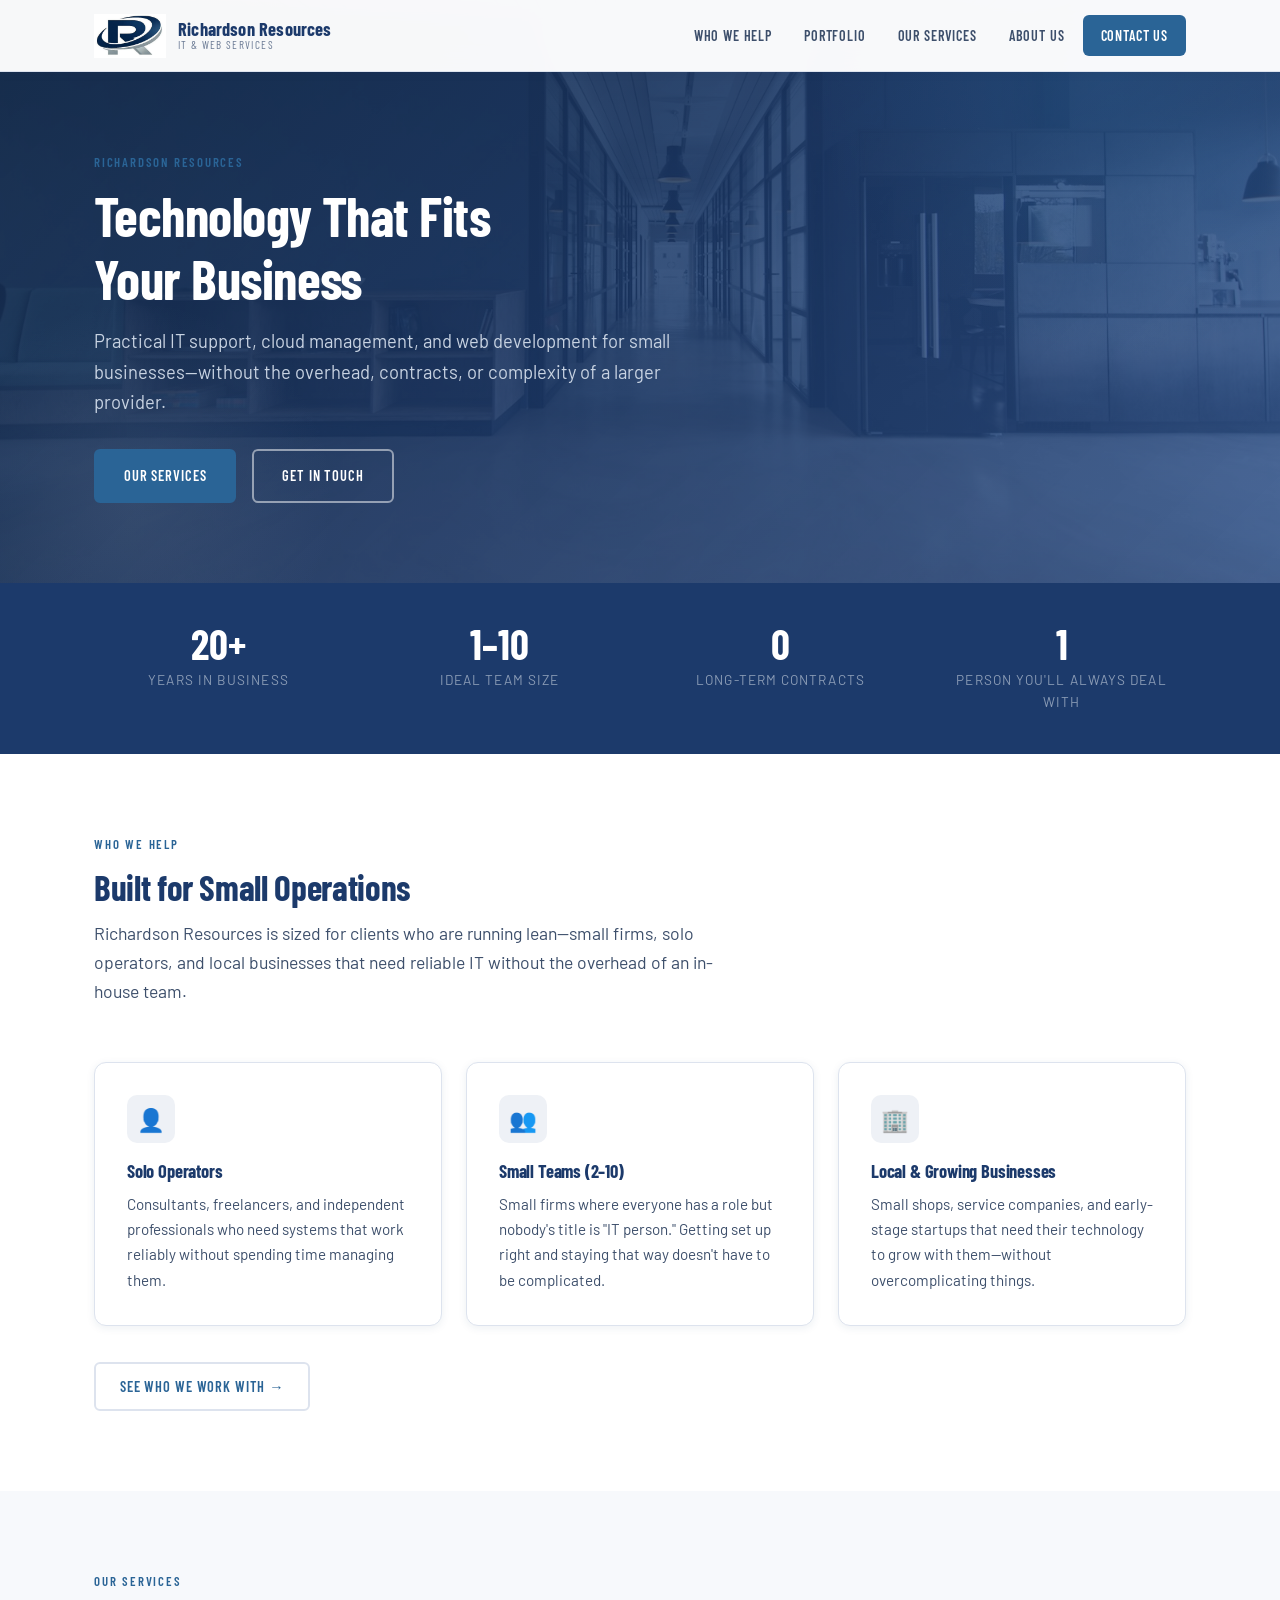
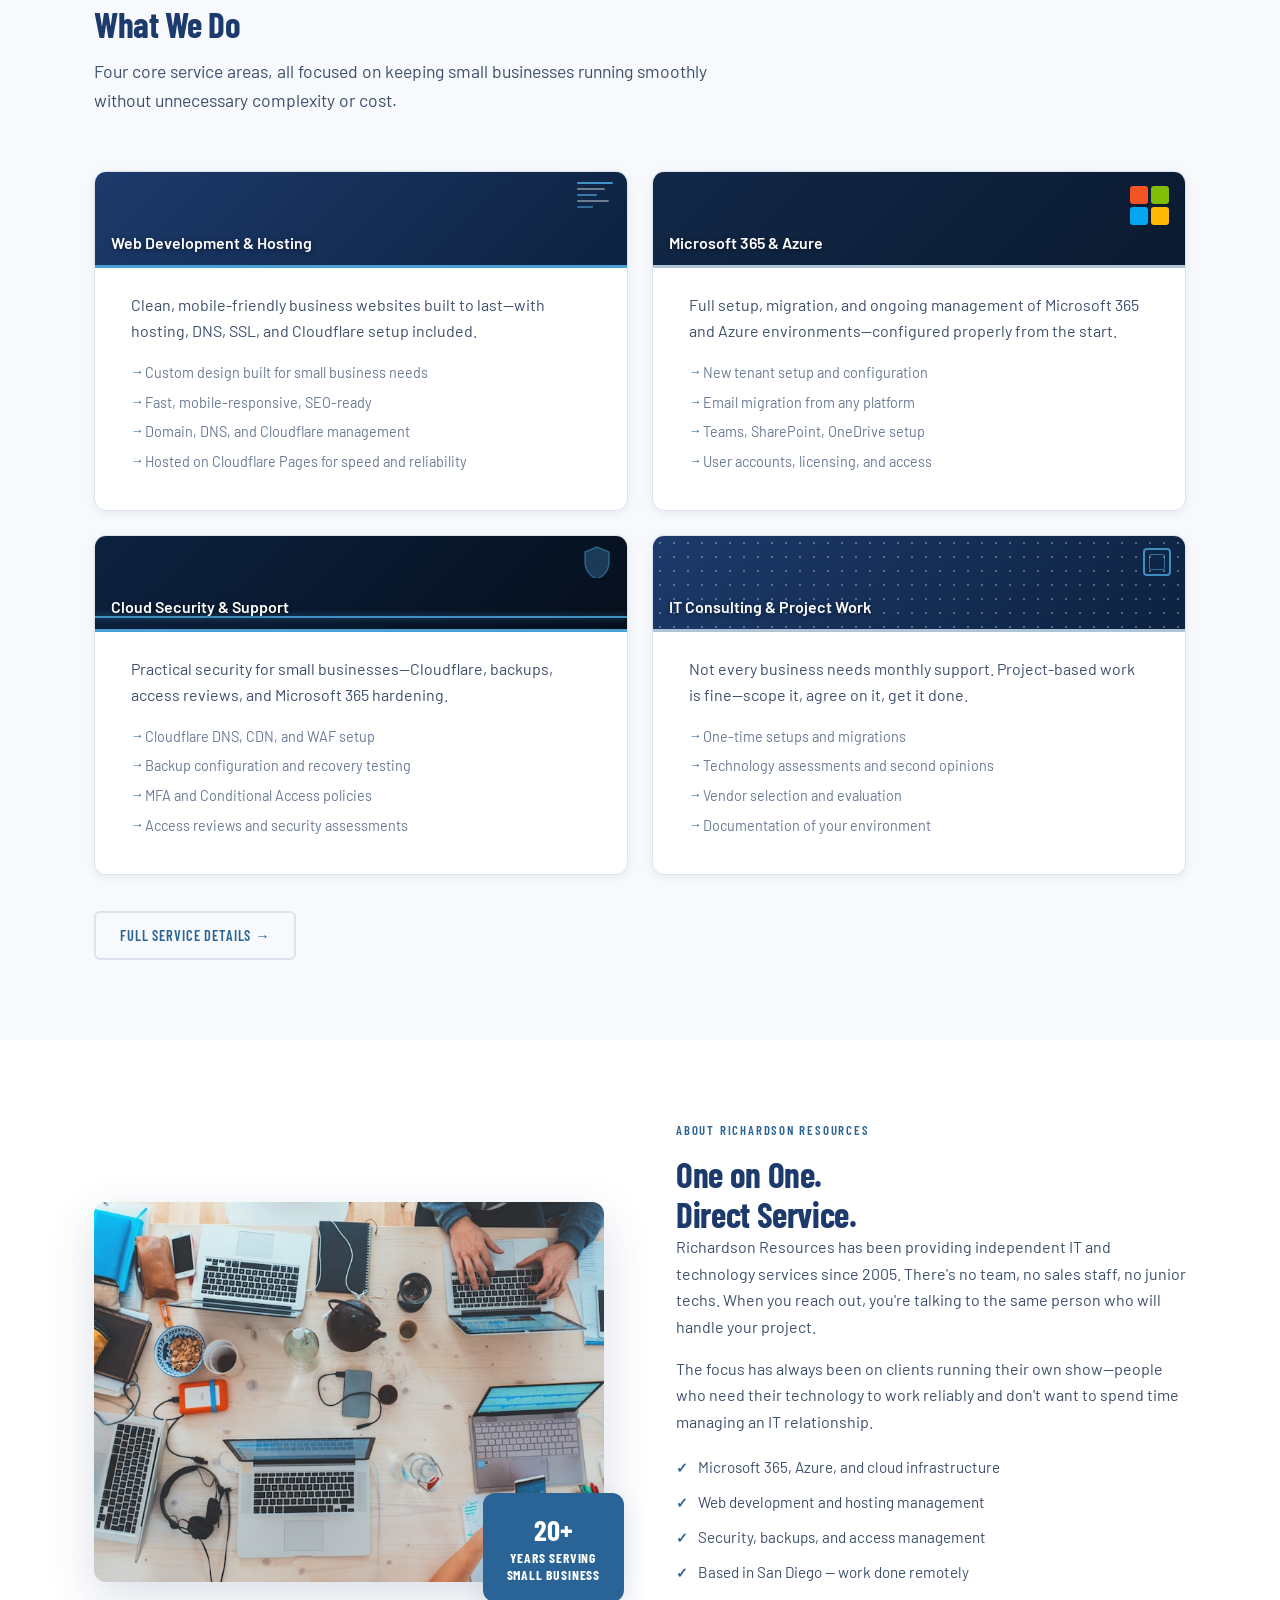
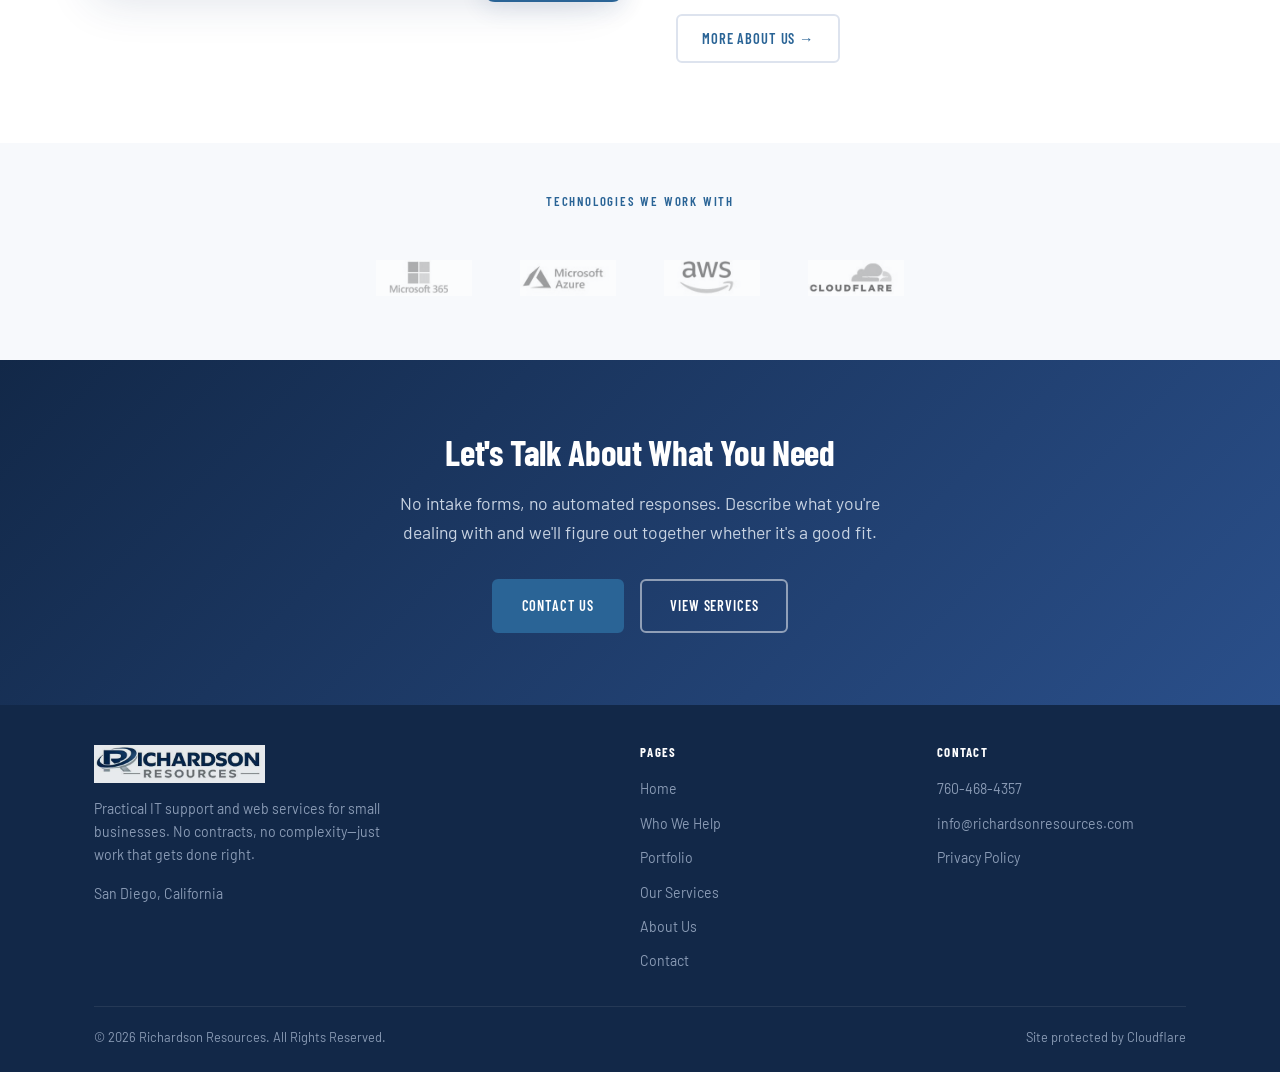
<file: index.html>
<!DOCTYPE html>
<html lang="en">
<head>
  <meta charset="UTF-8">
  <meta name="viewport" content="width=device-width, initial-scale=1.0">
  <title>Richardson Resources | Small Business IT &amp; Web Services</title>
  <meta name="description" content="Practical IT support, Microsoft 365 management, and web development for small businesses. No contracts, no complexity — just work that gets done right.">

  <!-- Open Graph -->
  <meta property="og:type" content="website">
  <meta property="og:site_name" content="Richardson Resources">
  <meta property="og:title" content="Richardson Resources">
  <meta property="og:description" content="Practical IT support, Microsoft 365 management, and web development for small businesses. No contracts, no complexity — just work that gets done right.">
  <meta property="og:url" content="https://www.richardsonresources.com/">
  <meta property="og:image" content="https://www.richardsonresources.com/images/og-image.jpg">
  <meta property="og:image:width" content="1200">
  <meta property="og:image:height" content="630">
  <meta property="og:image:alt" content="Richardson Resources — Small Business IT &amp; Web Services">

  <!-- Twitter Card -->
  <meta name="twitter:card" content="summary_large_image">
  <meta name="twitter:title" content="Richardson Resources">
  <meta name="twitter:description" content="Practical IT support, Microsoft 365 management, and web development for small businesses. No contracts, no complexity — just work that gets done right.">
  <meta name="twitter:image" content="https://www.richardsonresources.com/images/og-image.jpg">
  <meta name="twitter:image:alt" content="Richardson Resources — Small Business IT &amp; Web Services">

  <!-- Theme & Icons -->
  <meta name="theme-color" content="#1C3A6B">
  <link rel="icon" href="images/favicon.ico" type="image/x-icon">
  <link rel="shortcut icon" href="images/favicon.ico" type="image/x-icon">
  <link rel="canonical" href="https://www.richardsonresources.com/">
  <link rel="sitemap" type="application/xml" href="/sitemap.xml">
  <link rel="stylesheet" href="style.css">

  <!-- Schema Markup -->
  <script type="application/ld+json">
  {
    "@context": "https://schema.org",
    "@type": "ProfessionalService",
    "name": "Richardson Resources",
    "description": "Practical IT support, Microsoft 365 management, and web development for small businesses. No contracts, no complexity.",
    "url": "https://www.richardsonresources.com",
    "telephone": "+17604684357",
    "email": "info@richardsonresources.com",
    "address": {
      "@type": "PostalAddress",
      "addressLocality": "San Diego",
      "addressRegion": "CA",
      "addressCountry": "US"
    },
    "areaServed": {
      "@type": "Country",
      "name": "United States"
    },
    "serviceType": [
      "IT Support",
      "Web Development",
      "Microsoft 365 Management",
      "Azure Management",
      "Cloud Security",
      "IT Consulting"
    ],
    "priceRange": "$$",
    "sameAs": [
      "https://www.richardsonresources.com"
    ]
  }
  </script>
</head>
<body>

  <!-- ============ NAVIGATION ============ -->
  <nav class="nav">
    <div class="container nav__inner">
      <a href="/" class="nav__logo">
        <img src="images/Logoh.jpg" alt="Richardson Resources">
        <div class="nav__logo-text">
          Richardson Resources
          <span>IT &amp; Web Services</span>
        </div>
      </a>
      <div class="nav__links">
        <a href="/who-we-help">Who We Help</a>
        <a href="/portfolio">Portfolio</a>
        <a href="/our-services">Our Services</a>
        <a href="/about-us">About Us</a>
        <a href="/contact" class="btn-primary">Contact Us</a>
      </div>
      <button class="nav__toggle" id="navToggle" aria-label="Open menu">
        <span></span><span></span><span></span>
      </button>
    </div>
  </nav>

  <!-- Mobile menu -->
  <div class="nav__mobile" id="mobileMenu">
    <a href="/who-we-help">Who We Help</a>
    <a href="/portfolio">Portfolio</a>
    <a href="/our-services">Our Services</a>
    <a href="/about-us">About Us</a>
    <a href="/contact">Contact Us</a>
  </div>

  <!-- ============ HERO ============ -->
  <section class="hero hero--img" style="background-image: linear-gradient(135deg, rgba(18,40,72,0.92) 0%, rgba(28,58,107,0.85) 50%, rgba(42,79,138,0.80) 100%), url('images/hero-home.jpg'); background-size: cover; background-position: center;">
    <div class="container hero__inner">
      <div class="section-label">Richardson Resources</div>
      <h1>Technology That Fits<br>Your Business</h1>
      <p>Practical IT support, cloud management, and web development for small businesses—without the overhead, contracts, or complexity of a larger provider.</p>
      <div class="hero__actions">
        <a href="/our-services" class="btn btn-primary">Our Services</a>
        <a href="/contact" class="btn btn-outline">Get in Touch</a>
      </div>
    </div>
  </section>

  <!-- ============ STATS BAR ============ -->
  <div class="stats-bar">
    <div class="container">
      <div class="stats-bar__grid">
        <div>
          <div class="stat__num">20+</div>
          <div class="stat__label">Years in Business</div>
        </div>
        <div>
          <div class="stat__num">1–10</div>
          <div class="stat__label">Ideal Team Size</div>
        </div>
        <div>
          <div class="stat__num">0</div>
          <div class="stat__label">Long-Term Contracts</div>
        </div>
        <div>
          <div class="stat__num">1</div>
          <div class="stat__label">Person You'll Always Deal With</div>
        </div>
      </div>
    </div>
  </div>

  <!-- ============ WHO WE HELP ============ -->
  <section class="section">
    <div class="container">
      <div class="section-header">
        <div class="section-label">Who We Help</div>
        <h2>Built for Small Operations</h2>
        <p>Richardson Resources is sized for clients who are running lean—small firms, solo operators, and local businesses that need reliable IT without the overhead of an in-house team.</p>
      </div>
      <div class="who-grid">
        <div class="who-card">
          <div class="who-card__icon">👤</div>
          <h3>Solo Operators</h3>
          <p>Consultants, freelancers, and independent professionals who need systems that work reliably without spending time managing them.</p>
        </div>
        <div class="who-card">
          <div class="who-card__icon">👥</div>
          <h3>Small Teams (2–10)</h3>
          <p>Small firms where everyone has a role but nobody's title is "IT person." Getting set up right and staying that way doesn't have to be complicated.</p>
        </div>
        <div class="who-card">
          <div class="who-card__icon">🏢</div>
          <h3>Local &amp; Growing Businesses</h3>
          <p>Small shops, service companies, and early-stage startups that need their technology to grow with them—without overcomplicating things.</p>
        </div>
      </div>
      <div style="margin-top: 36px;">
        <a href="/who-we-help" class="btn btn-ghost">See Who We Work With →</a>
      </div>
    </div>
  </section>

  <!-- ============ SERVICES ============ -->
  <section class="section section--alt">
    <div class="container">
      <div class="section-header">
        <div class="section-label">Our Services</div>
        <h2>What We Do</h2>
        <p>Four core service areas, all focused on keeping small businesses running smoothly without unnecessary complexity or cost.</p>
      </div>
      <div class="services-grid">
        <div class="service-card">
          <div class="service-card__hero service-card__hero--web">
            <div class="service-card__hero-bg"></div>
            <div class="service-card__hero-deco">
              <span></span><span></span><span></span><span></span><span></span>
            </div>
            <div class="service-card__hero-accent"></div>
            <span class="service-card__hero-title">Web Development &amp; Hosting</span>
          </div>
          <div class="service-card__body">
            <p>Clean, mobile-friendly business websites built to last—with hosting, DNS, SSL, and Cloudflare setup included.</p>
            <ul>
              <li>Custom design built for small business needs</li>
              <li>Fast, mobile-responsive, SEO-ready</li>
              <li>Domain, DNS, and Cloudflare management</li>
              <li>Hosted on Cloudflare Pages for speed and reliability</li>
            </ul>
          </div>
        </div>
        <div class="service-card">
          <div class="service-card__hero service-card__hero--m365">
            <div class="service-card__hero-bg"></div>
            <div class="service-card__hero-msq">
              <div></div><div></div><div></div><div></div>
            </div>
            <div class="service-card__hero-accent"></div>
            <span class="service-card__hero-title">Microsoft 365 &amp; Azure</span>
          </div>
          <div class="service-card__body">
            <p>Full setup, migration, and ongoing management of Microsoft 365 and Azure environments—configured properly from the start.</p>
            <ul>
              <li>New tenant setup and configuration</li>
              <li>Email migration from any platform</li>
              <li>Teams, SharePoint, OneDrive setup</li>
              <li>User accounts, licensing, and access</li>
            </ul>
          </div>
        </div>
        <div class="service-card">
          <div class="service-card__hero service-card__hero--security">
            <div class="service-card__hero-bg"></div>
            <div class="service-card__hero-shield">
              <svg width="28" height="32" viewBox="0 0 28 32" fill="none" aria-hidden="true">
                <path d="M14 1L2 6v10c0 8 5.4 14.8 12 16.7C20.6 30.8 26 24 26 16V6L14 1z" fill="rgba(74,159,212,0.35)" stroke="rgba(74,159,212,0.6)" stroke-width="1.5"/>
              </svg>
            </div>
            <div class="service-card__hero-scanline"></div>
            <div class="service-card__hero-accent"></div>
            <span class="service-card__hero-title">Cloud Security &amp; Support</span>
          </div>
          <div class="service-card__body">
            <p>Practical security for small businesses—Cloudflare, backups, access reviews, and Microsoft 365 hardening.</p>
            <ul>
              <li>Cloudflare DNS, CDN, and WAF setup</li>
              <li>Backup configuration and recovery testing</li>
              <li>MFA and Conditional Access policies</li>
              <li>Access reviews and security assessments</li>
            </ul>
          </div>
        </div>
        <div class="service-card">
          <div class="service-card__hero service-card__hero--consulting">
            <div class="service-card__hero-bg"></div>
            <div class="service-card__hero-dots"></div>
            <div class="service-card__hero-corner"></div>
            <div class="service-card__hero-accent"></div>
            <span class="service-card__hero-title">IT Consulting &amp; Project Work</span>
          </div>
          <div class="service-card__body">
            <p>Not every business needs monthly support. Project-based work is fine—scope it, agree on it, get it done.</p>
            <ul>
              <li>One-time setups and migrations</li>
              <li>Technology assessments and second opinions</li>
              <li>Vendor selection and evaluation</li>
              <li>Documentation of your environment</li>
            </ul>
          </div>
        </div>
      </div>
      <div style="margin-top: 36px;">
        <a href="/our-services" class="btn btn-ghost">Full Service Details →</a>
      </div>
    </div>
  </section>

  <!-- ============ ABOUT PREVIEW ============ -->
  <section class="section">
    <div class="container">
      <div class="about-split">
        <div class="about-split__visual">
          <div class="about-split__img-wrap">
            <img src="images/about-team.jpg" alt="IT professional working with small business team" style="width:100%; height:380px; object-fit:cover;">
          </div>
          <div class="about-split__badge">
            <strong>20+</strong>
            Years Serving<br>Small Business
          </div>
        </div>
        <div>
          <div class="section-label">About Richardson Resources</div>
          <h2>One on One.<br>Direct Service.</h2>
          <p>Richardson Resources has been providing independent IT and technology services since 2005. There's no team, no sales staff, no junior techs. When you reach out, you're talking to the same person who will handle your project.</p>
          <p>The focus has always been on clients running their own show—people who need their technology to work reliably and don't want to spend time managing an IT relationship.</p>
          <ul class="check-list">
            <li>Microsoft 365, Azure, and cloud infrastructure</li>
            <li>Web development and hosting management</li>
            <li>Security, backups, and access management</li>
            <li>Based in San Diego — work done remotely</li>
          </ul>
          <div style="margin-top: 28px;">
            <a href="/about-us" class="btn btn-ghost">More About Us →</a>
          </div>
        </div>
      </div>
    </div>
  </section>

  <!-- ============ TECH LOGOS ============ -->
  <section class="section section--alt" style="padding: 48px 0;">
    <div class="container">
      <div class="section-header--center" style="margin-bottom: 32px;">
        <div class="section-label" style="text-align:center;">Technologies We Work With</div>
      </div>
      <div class="tech-logos">
        <img src="images/microsoft365.jpg" alt="Microsoft">
        <img src="images/microsoftazure.jpg" alt="Azure">
        <img src="images/amazonaws.jpg" alt="AWS">
        <img src="images/cloudflare.jpg" alt="Cloudflare">
      </div>
    </div>
  </section>

  <!-- ============ CTA BAND ============ -->
  <section class="cta-band">
    <div class="container">
      <h2>Let's Talk About What You Need</h2>
      <p>No intake forms, no automated responses. Describe what you're dealing with and we'll figure out together whether it's a good fit.</p>
      <div style="display:flex;gap:16px;justify-content:center;flex-wrap:wrap;">
        <a href="/contact" class="btn btn-primary">Contact Us</a>
        <a href="/our-services" class="btn btn-outline">View Services</a>
      </div>
    </div>
  </section>

  <!-- ============ FOOTER ============ -->
  <footer class="footer">
    <div class="container">
      <div class="footer__inner">
        <div class="footer__brand">
          <img src="images/logof.jpg" alt="Richardson Resources">
          <p>Practical IT support and web services for small businesses. No contracts, no complexity—just work that gets done right.</p>
          <p style="margin-top:12px;">San Diego, California</p>
        </div>
        <div class="footer__col">
          <h4>Pages</h4>
          <ul>
            <li><a href="/">Home</a></li>
            <li><a href="/who-we-help">Who We Help</a></li>
            <li><a href="/portfolio">Portfolio</a></li>
            <li><a href="/our-services">Our Services</a></li>
            <li><a href="/about-us">About Us</a></li>
            <li><a href="/contact">Contact</a></li>
          </ul>
        </div>
        <div class="footer__col">
          <h4>Contact</h4>
          <ul>
            <li><a href="tel:17604684357">760-468-4357</a></li>
            <li><a href="mailto:info@richardsonresources.com">info@richardsonresources.com</a></li>
            <li><a href="/privacy-policy">Privacy Policy</a></li>
          </ul>
        </div>
      </div>
      <div class="footer__bottom">
        <span>© <span class="copyright-year">1973</span> Richardson Resources. All Rights Reserved.</span>
        <span>Site protected by <a href="https://www.cloudflare.com" target="_blank" rel="noopener">Cloudflare</a></span>
      </div>
    </div>
  </footer>

  <script src="nav.js"></script>
</body>
</html>
</file>
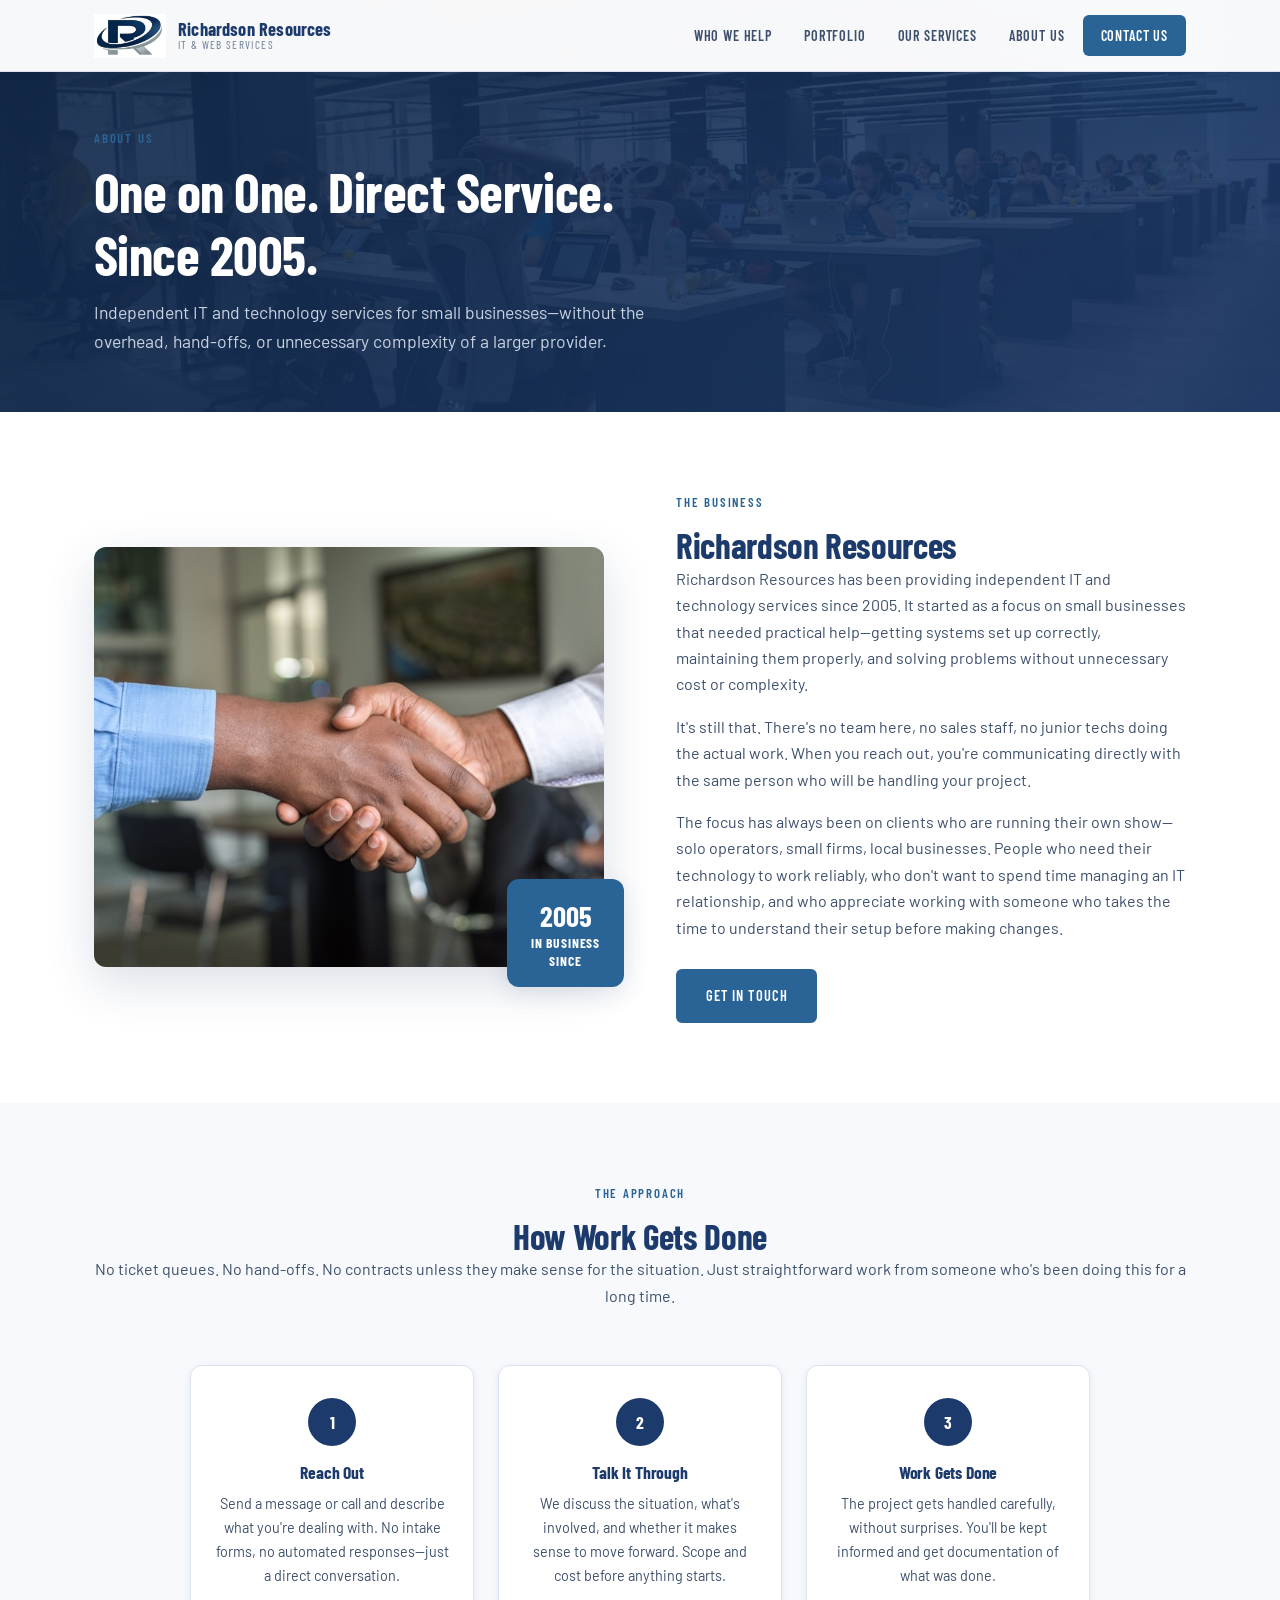
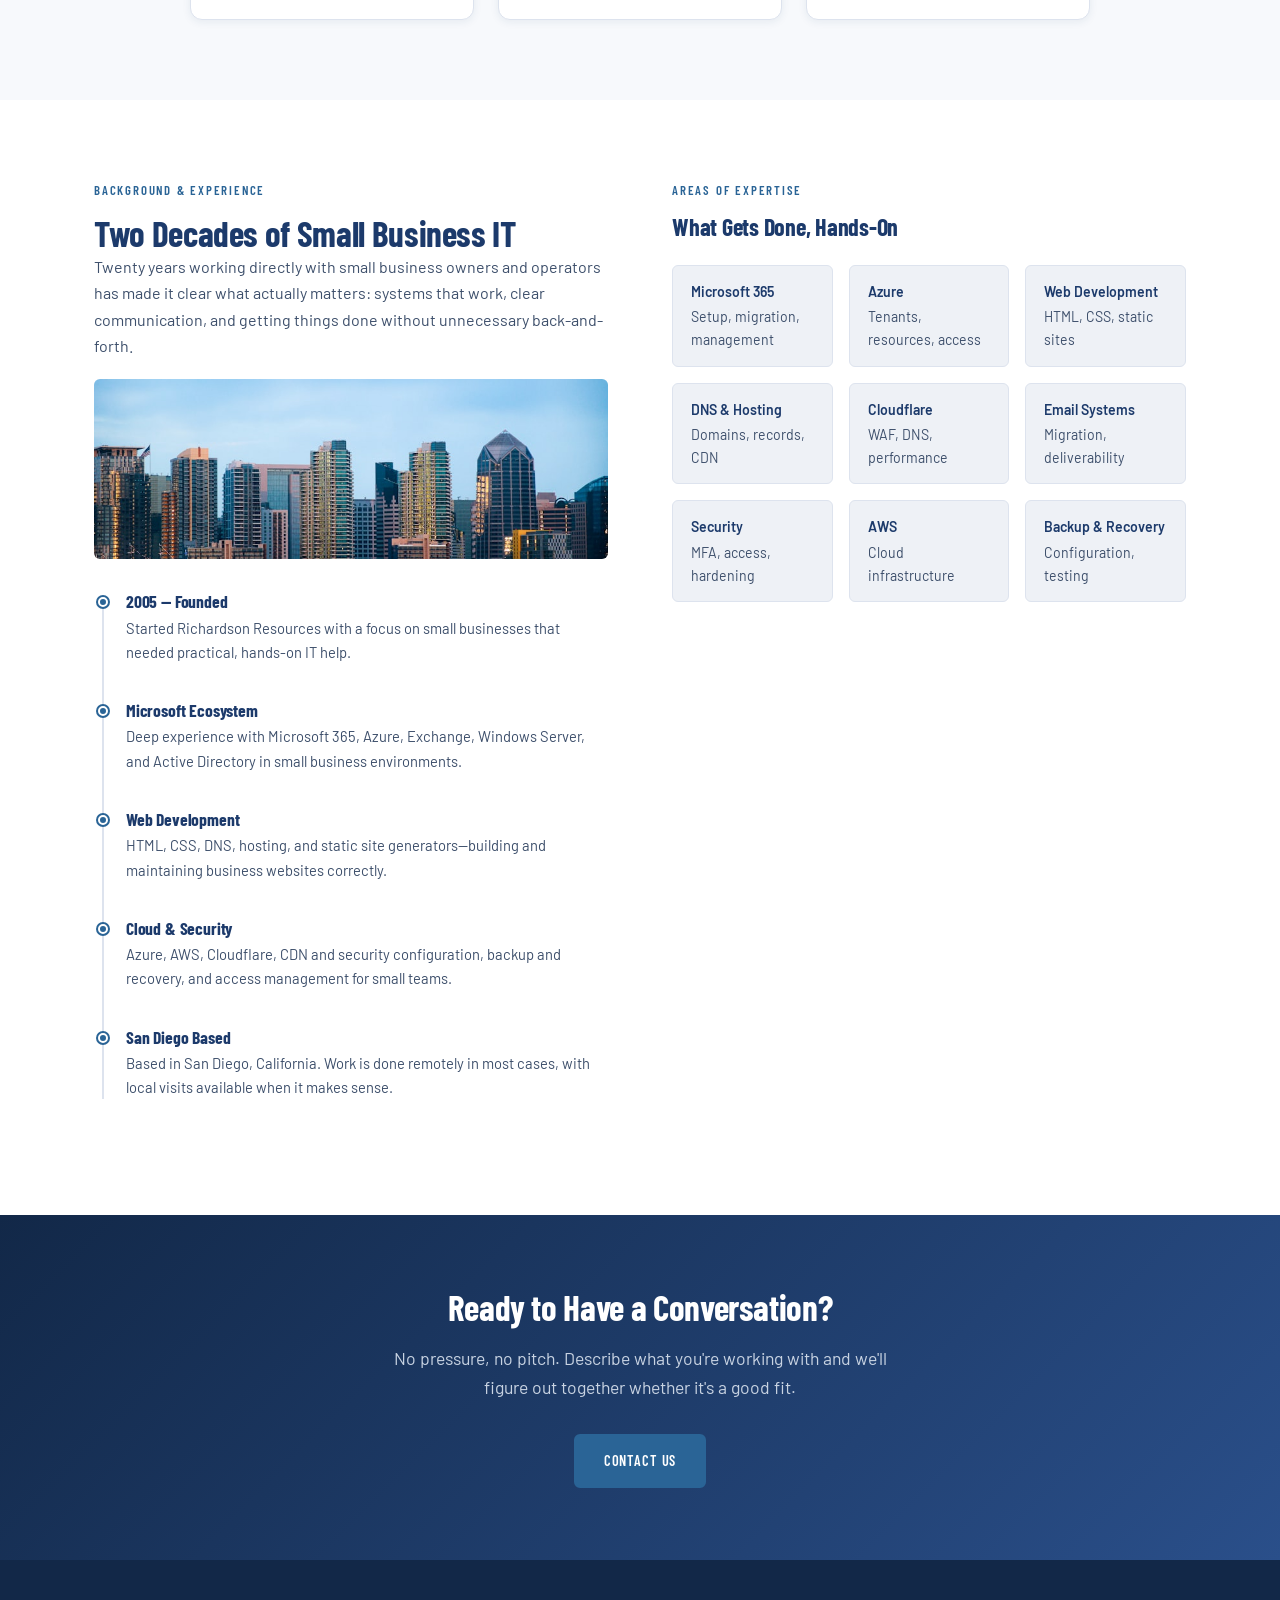
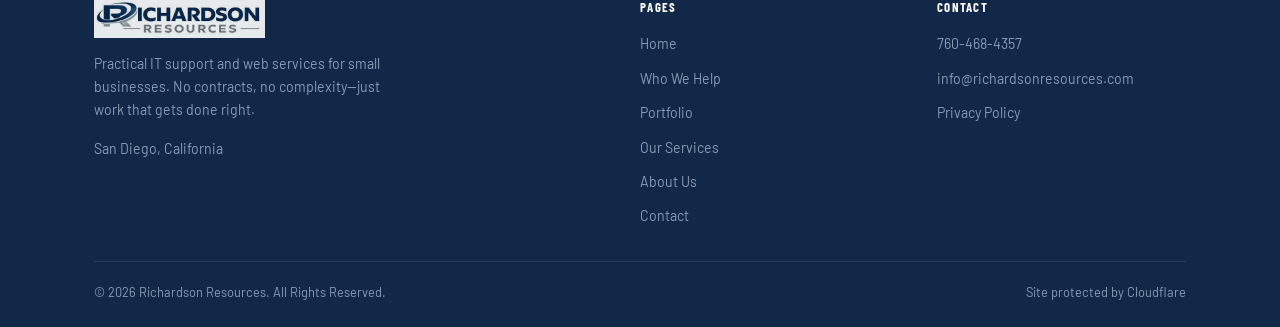
<file: about-us.html>
<!DOCTYPE html>
<html lang="en">
<head>
  <meta charset="UTF-8">
  <meta name="viewport" content="width=device-width, initial-scale=1.0">
  <title>About Us | Richardson Resources</title>
  <meta name="description" content="Richardson Resources has provided independent IT support and web services to small businesses since 2005. One person, direct service, no complexity.">

  <!-- Open Graph -->
  <meta property="og:type" content="website">
  <meta property="og:site_name" content="Richardson Resources">
  <meta property="og:title" content="About Us | Richardson Resources">
  <meta property="og:description" content="Richardson Resources has provided independent IT support and web services to small businesses since 2005. One person, direct service, no complexity.">
  <meta property="og:url" content="https://www.richardsonresources.com/about-us">
  <meta property="og:image" content="https://www.richardsonresources.com/images/og-image.jpg">
  <meta property="og:image:width" content="1200">
  <meta property="og:image:height" content="630">
  <meta property="og:image:alt" content="Richardson Resources — Small Business IT &amp; Web Services">

  <!-- Twitter Card -->
  <meta name="twitter:card" content="summary_large_image">
  <meta name="twitter:title" content="About Us | Richardson Resources">
  <meta name="twitter:description" content="Richardson Resources has provided independent IT support and web services to small businesses since 2005. One person, direct service, no complexity.">
  <meta name="twitter:image" content="https://www.richardsonresources.com/images/og-image.jpg">
  <meta name="twitter:image:alt" content="Richardson Resources — Small Business IT &amp; Web Services">

  <!-- Theme & Icons -->
  <meta name="theme-color" content="#1C3A6B">
  <link rel="icon" href="images/favicon.ico" type="image/x-icon">
  <link rel="shortcut icon" href="images/favicon.ico" type="image/x-icon">
  <link rel="canonical" href="https://www.richardsonresources.com/about-us">
  <link rel="sitemap" type="application/xml" href="/sitemap.xml">
  <link rel="stylesheet" href="style.css">
</head>
<body>

  <!-- ============ NAVIGATION ============ -->
  <nav class="nav">
    <div class="container nav__inner">
      <a href="/" class="nav__logo">
        <img src="images/Logoh.jpg" alt="Richardson Resources">
        <div class="nav__logo-text">
          Richardson Resources
          <span>IT &amp; Web Services</span>
        </div>
      </a>
      <div class="nav__links">
        <a href="/who-we-help">Who We Help</a>
        <a href="/portfolio">Portfolio</a>
        <a href="/our-services">Our Services</a>
        <a href="/about-us">About Us</a>
        <a href="/contact" class="btn-primary">Contact Us</a>
      </div>
      <button class="nav__toggle" id="navToggle" aria-label="Open menu">
        <span></span><span></span><span></span>
      </button>
    </div>
  </nav>
  <div class="nav__mobile" id="mobileMenu">
    <a href="/who-we-help">Who We Help</a>
    <a href="/portfolio">Portfolio</a>
    <a href="/our-services">Our Services</a>
    <a href="/about-us">About Us</a>
    <a href="/contact">Contact Us</a>
  </div>

  <!-- ============ PAGE HERO ============ -->
  <section class="page-hero" style="background-image: linear-gradient(135deg, rgba(18,40,72,0.93) 0%, rgba(28,58,107,0.87) 100%), url('images/hero-about.jpg'); background-size: cover; background-position: center;">
    <div class="container">
      <div class="section-label">About Us</div>
      <h1>One on One. Direct Service.<br>Since 2005.</h1>
      <p>Independent IT and technology services for small businesses—without the overhead, hand-offs, or unnecessary complexity of a larger provider.</p>
    </div>
  </section>

  <!-- ============ INTRO ============ -->
  <section class="section">
    <div class="container">
      <div class="about-split">
        <div class="about-split__visual">
          <div class="about-split__img-wrap">
            <img src="images/about-consultation.jpg" alt="Professional consultation and IT services" style="width:100%; height:420px; object-fit:cover;">
          </div>
          <div class="about-split__badge">
            <strong>2005</strong>
            In Business<br>Since
          </div>
        </div>
        <div>
          <div class="section-label">The Business</div>
          <h2>Richardson Resources</h2>
          <p>Richardson Resources has been providing independent IT and technology services since 2005. It started as a focus on small businesses that needed practical help—getting systems set up correctly, maintaining them properly, and solving problems without unnecessary cost or complexity.</p>
          <p>It's still that. There's no team here, no sales staff, no junior techs doing the actual work. When you reach out, you're communicating directly with the same person who will be handling your project.</p>
          <p>The focus has always been on clients who are running their own show—solo operators, small firms, local businesses. People who need their technology to work reliably, who don't want to spend time managing an IT relationship, and who appreciate working with someone who takes the time to understand their setup before making changes.</p>
          <div style="margin-top: 28px;">
            <a href="/contact" class="btn btn-primary">Get in Touch</a>
          </div>
        </div>
      </div>
    </div>
  </section>

  <!-- ============ THE APPROACH ============ -->
  <section class="section section--alt">
    <div class="container">
      <div class="section-header--center">
        <div class="section-label">The Approach</div>
        <h2>How Work Gets Done</h2>
        <p>No ticket queues. No hand-offs. No contracts unless they make sense for the situation. Just straightforward work from someone who's been doing this for a long time.</p>
      </div>
      <div style="display: grid; grid-template-columns: repeat(3, 1fr); gap: 24px; max-width: 900px; margin: 0 auto;">
        <div style="text-align: center; padding: 32px 24px; background: var(--white); border: 1px solid var(--border); border-radius: var(--radius-lg); box-shadow: var(--shadow-sm);">
          <div style="width: 48px; height: 48px; border-radius: 50%; background: var(--navy); color: var(--white); display: flex; align-items: center; justify-content: center; font-family: var(--font-display); font-weight: 700; font-size: 1.1rem; margin: 0 auto 16px;">1</div>
          <h4 style="margin-bottom: 10px;">Reach Out</h4>
          <p style="font-size: 0.9rem;">Send a message or call and describe what you're dealing with. No intake forms, no automated responses—just a direct conversation.</p>
        </div>
        <div style="text-align: center; padding: 32px 24px; background: var(--white); border: 1px solid var(--border); border-radius: var(--radius-lg); box-shadow: var(--shadow-sm);">
          <div style="width: 48px; height: 48px; border-radius: 50%; background: var(--navy); color: var(--white); display: flex; align-items: center; justify-content: center; font-family: var(--font-display); font-weight: 700; font-size: 1.1rem; margin: 0 auto 16px;">2</div>
          <h4 style="margin-bottom: 10px;">Talk It Through</h4>
          <p style="font-size: 0.9rem;">We discuss the situation, what's involved, and whether it makes sense to move forward. Scope and cost before anything starts.</p>
        </div>
        <div style="text-align: center; padding: 32px 24px; background: var(--white); border: 1px solid var(--border); border-radius: var(--radius-lg); box-shadow: var(--shadow-sm);">
          <div style="width: 48px; height: 48px; border-radius: 50%; background: var(--navy); color: var(--white); display: flex; align-items: center; justify-content: center; font-family: var(--font-display); font-weight: 700; font-size: 1.1rem; margin: 0 auto 16px;">3</div>
          <h4 style="margin-bottom: 10px;">Work Gets Done</h4>
          <p style="font-size: 0.9rem;">The project gets handled carefully, without surprises. You'll be kept informed and get documentation of what was done.</p>
        </div>
      </div>
    </div>
  </section>

  <!-- ============ BACKGROUND ============ -->
  <section class="section">
    <div class="container">
      <div style="display: grid; grid-template-columns: 1fr 1fr; gap: 64px; align-items: start;">
        <div>
          <div class="section-label">Background &amp; Experience</div>
          <h2>Two Decades of Small Business IT</h2>
          <p>Twenty years working directly with small business owners and operators has made it clear what actually matters: systems that work, clear communication, and getting things done without unnecessary back-and-forth.</p>
          <div style="margin: 20px 0; border-radius: var(--radius); overflow:hidden;">
            <img src="images/san-diego.jpg" alt="San Diego California skyline" style="width:100%; height:180px; object-fit:cover; object-position: center 50%;">
          </div>
          <div class="timeline" style="margin-top: 32px;">
            <div class="timeline-item">
              <h4>2005 — Founded</h4>
              <p>Started Richardson Resources with a focus on small businesses that needed practical, hands-on IT help.</p>
            </div>
            <div class="timeline-item">
              <h4>Microsoft Ecosystem</h4>
              <p>Deep experience with Microsoft 365, Azure, Exchange, Windows Server, and Active Directory in small business environments.</p>
            </div>
            <div class="timeline-item">
              <h4>Web Development</h4>
              <p>HTML, CSS, DNS, hosting, and static site generators—building and maintaining business websites correctly.</p>
            </div>
            <div class="timeline-item">
              <h4>Cloud &amp; Security</h4>
              <p>Azure, AWS, Cloudflare, CDN and security configuration, backup and recovery, and access management for small teams.</p>
            </div>
            <div class="timeline-item">
              <h4>San Diego Based</h4>
              <p>Based in San Diego, California. Work is done remotely in most cases, with local visits available when it makes sense.</p>
            </div>
          </div>
        </div>
        <div>
          <div class="section-label">Areas of Expertise</div>
          <h3 style="margin-bottom: 24px;">What Gets Done, Hands-On</h3>
          <div class="skills-grid">
            <div class="skill-pill">
              <strong>Microsoft 365</strong>
              Setup, migration, management
            </div>
            <div class="skill-pill">
              <strong>Azure</strong>
              Tenants, resources, access
            </div>
            <div class="skill-pill">
              <strong>Web Development</strong>
              HTML, CSS, static sites
            </div>
            <div class="skill-pill">
              <strong>DNS &amp; Hosting</strong>
              Domains, records, CDN
            </div>
            <div class="skill-pill">
              <strong>Cloudflare</strong>
              WAF, DNS, performance
            </div>
            <div class="skill-pill">
              <strong>Email Systems</strong>
              Migration, deliverability
            </div>
            <div class="skill-pill">
              <strong>Security</strong>
              MFA, access, hardening
            </div>
            <div class="skill-pill">
              <strong>AWS</strong>
              Cloud infrastructure
            </div>
            <div class="skill-pill">
              <strong>Backup &amp; Recovery</strong>
              Configuration, testing
            </div>
          </div>
        </div>
      </div>
    </div>
  </section>

  <!-- ============ CTA BAND ============ -->
  <section class="cta-band">
    <div class="container">
      <h2>Ready to Have a Conversation?</h2>
      <p>No pressure, no pitch. Describe what you're working with and we'll figure out together whether it's a good fit.</p>
      <a href="/contact" class="btn btn-primary">Contact Us</a>
    </div>
  </section>

  <!-- ============ FOOTER ============ -->
  <footer class="footer">
    <div class="container">
      <div class="footer__inner">
        <div class="footer__brand">
          <img src="images/logof.jpg" alt="Richardson Resources">
          <p>Practical IT support and web services for small businesses. No contracts, no complexity—just work that gets done right.</p>
          <p style="margin-top:12px;">San Diego, California</p>
        </div>
        <div class="footer__col">
          <h4>Pages</h4>
          <ul>
            <li><a href="/">Home</a></li>
            <li><a href="/who-we-help">Who We Help</a></li>
            <li><a href="/portfolio">Portfolio</a></li>
            <li><a href="/our-services">Our Services</a></li>
            <li><a href="/about-us">About Us</a></li>
            <li><a href="/contact">Contact</a></li>
          </ul>
        </div>
        <div class="footer__col">
          <h4>Contact</h4>
          <ul>
            <li><a href="tel:17604684357">760-468-4357</a></li>
            <li><a href="mailto:info@richardsonresources.com">info@richardsonresources.com</a></li>
            <li><a href="/privacy-policy">Privacy Policy</a></li>
          </ul>
        </div>
      </div>
      <div class="footer__bottom">
        <span>© <span class="copyright-year">1973</span> Richardson Resources. All Rights Reserved.</span>
        <span>Site protected by <a href="https://www.cloudflare.com" target="_blank" rel="noopener">Cloudflare</a></span>
      </div>
    </div>
  </footer>

  <script src="nav.js"></script>
</body>
</html>
</file>
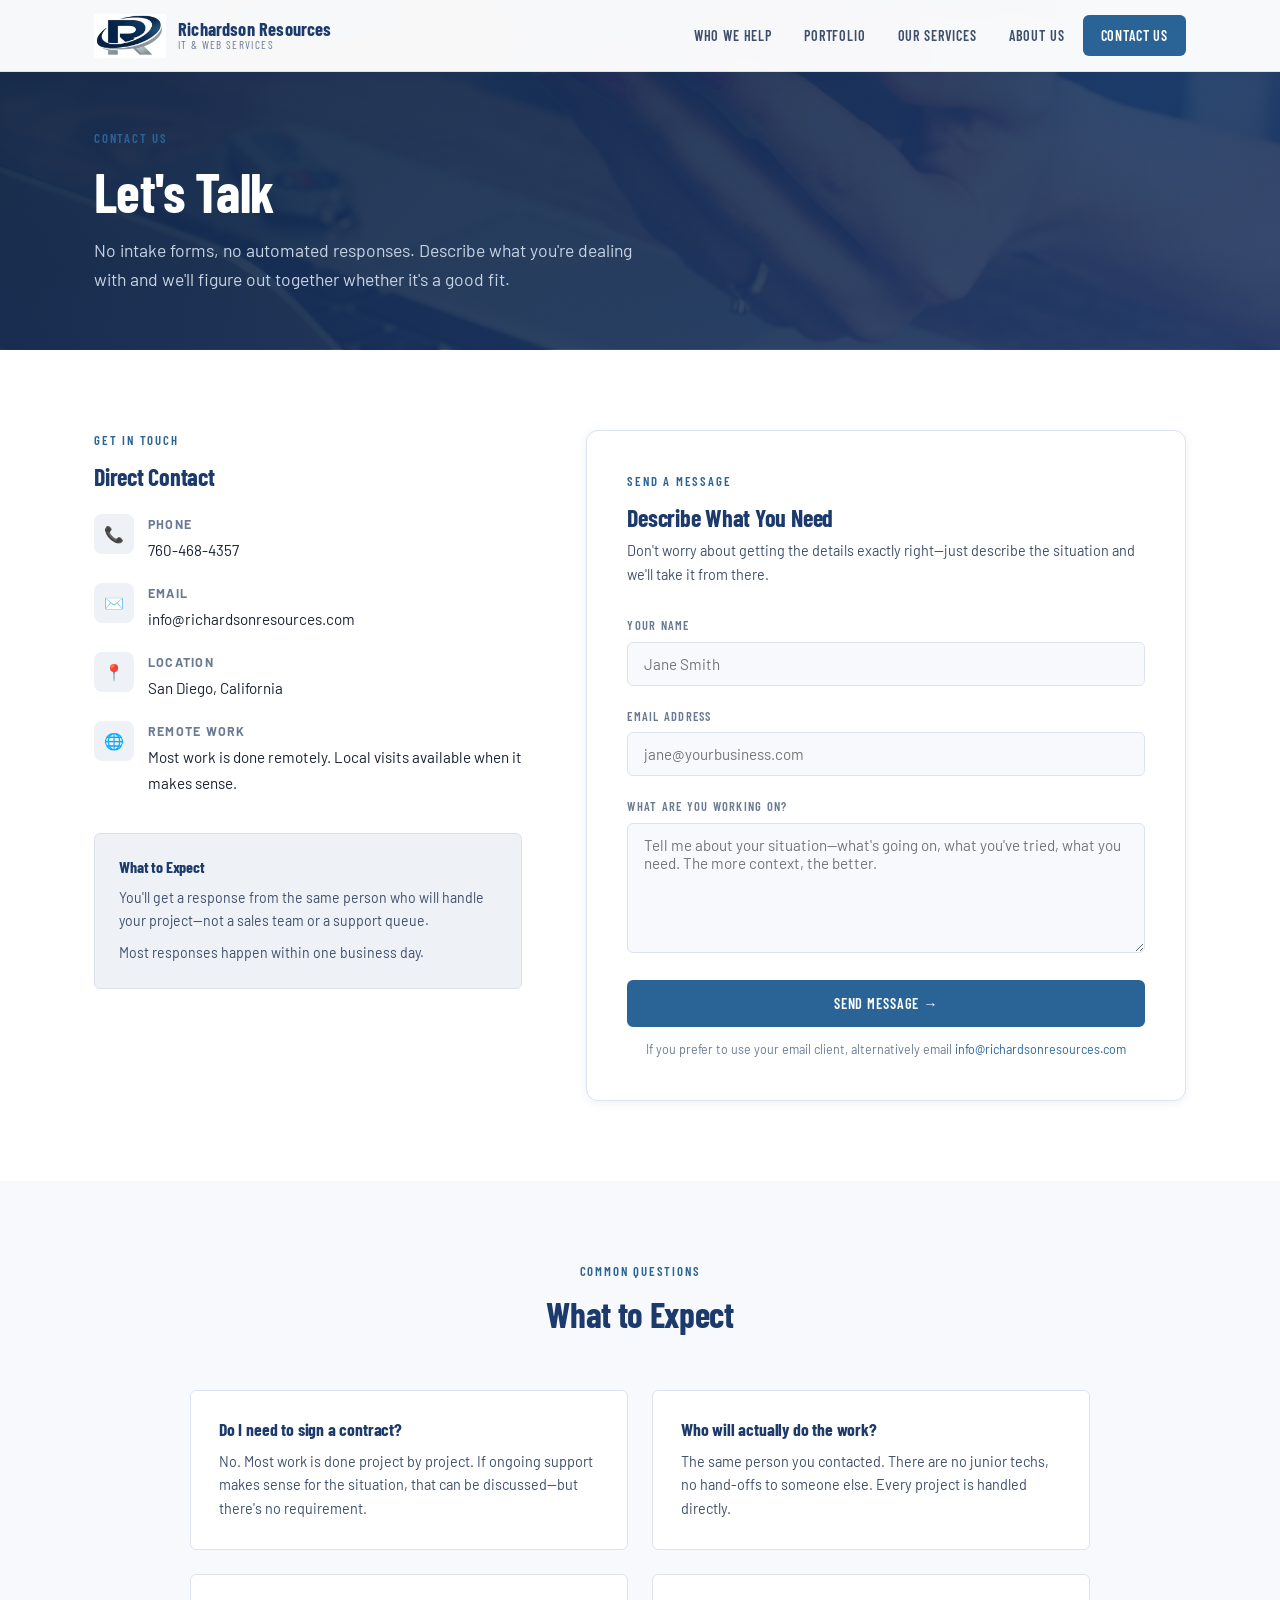
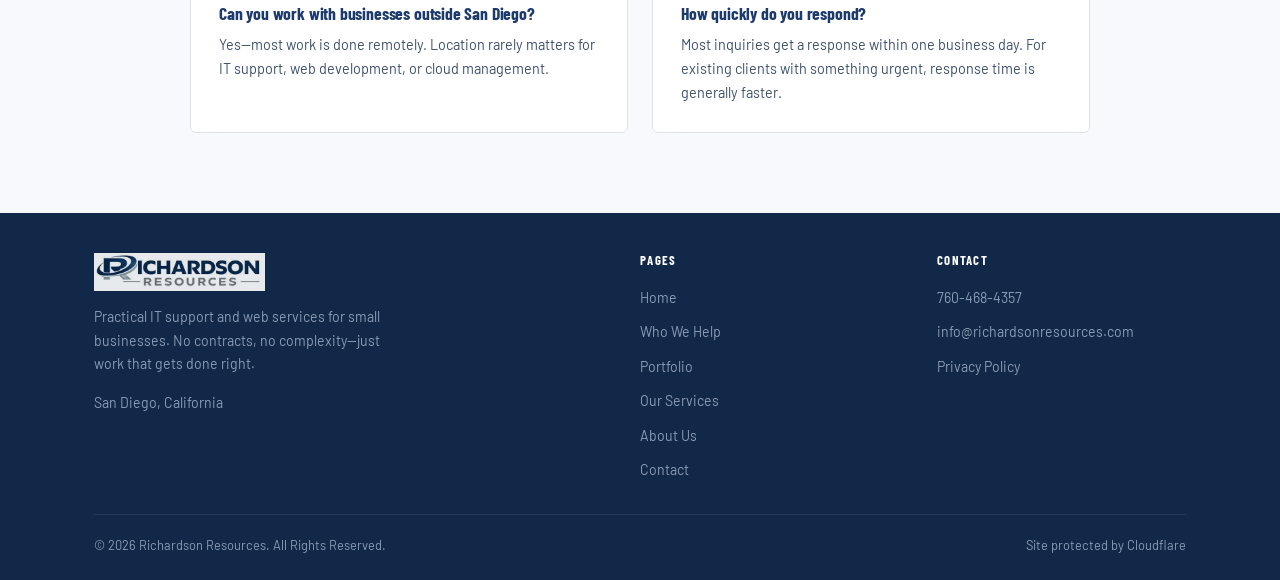
<file: contact.html>
<!DOCTYPE html>
<html lang="en">
<head>
  <meta charset="UTF-8">
  <meta name="viewport" content="width=device-width, initial-scale=1.0">
  <title>Contact Us | Richardson Resources</title>
  <meta name="description" content="Get in touch with Richardson Resources for IT support, web development, or Microsoft 365 help. San Diego, California.">

  <!-- Open Graph -->
  <meta property="og:type" content="website">
  <meta property="og:site_name" content="Richardson Resources">
  <meta property="og:title" content="Contact Us | Richardson Resources">
  <meta property="og:description" content="Get in touch with Richardson Resources for IT support, web development, or Microsoft 365 help. San Diego, California.">
  <meta property="og:url" content="https://www.richardsonresources.com/contact">
  <meta property="og:image" content="https://www.richardsonresources.com/images/og-image.jpg">
  <meta property="og:image:width" content="1200">
  <meta property="og:image:height" content="630">
  <meta property="og:image:alt" content="Richardson Resources — Small Business IT &amp; Web Services">

  <!-- Twitter Card -->
  <meta name="twitter:card" content="summary_large_image">
  <meta name="twitter:title" content="Contact Us | Richardson Resources">
  <meta name="twitter:description" content="Get in touch with Richardson Resources for IT support, web development, or Microsoft 365 help. San Diego, California.">
  <meta name="twitter:image" content="https://www.richardsonresources.com/images/og-image.jpg">
  <meta name="twitter:image:alt" content="Richardson Resources — Small Business IT &amp; Web Services">

  <!-- Theme & Icons -->
  <meta name="theme-color" content="#1C3A6B">
  <link rel="icon" href="images/favicon.ico" type="image/x-icon">
  <link rel="shortcut icon" href="images/favicon.ico" type="image/x-icon">
  <link rel="canonical" href="https://www.richardsonresources.com/contact">
  <link rel="sitemap" type="application/xml" href="/sitemap.xml">
  <link rel="stylesheet" href="style.css">
  <script src="https://challenges.cloudflare.com/turnstile/v0/api.js" async defer></script>
</head>
<body>

  <!-- ============ NAVIGATION ============ -->
  <nav class="nav">
    <div class="container nav__inner">
      <a href="/" class="nav__logo">
        <img src="images/Logoh.jpg" alt="Richardson Resources">
        <div class="nav__logo-text">
          Richardson Resources
          <span>IT &amp; Web Services</span>
        </div>
      </a>
      <div class="nav__links">
        <a href="/who-we-help">Who We Help</a>
        <a href="/portfolio">Portfolio</a>
        <a href="/our-services">Our Services</a>
        <a href="/about-us">About Us</a>
        <a href="/contact" class="btn-primary">Contact Us</a>
      </div>
      <button class="nav__toggle" id="navToggle" aria-label="Open menu">
        <span></span><span></span><span></span>
      </button>
    </div>
  </nav>
  <div class="nav__mobile" id="mobileMenu">
    <a href="/who-we-help">Who We Help</a>
    <a href="/portfolio">Portfolio</a>
    <a href="/our-services">Our Services</a>
    <a href="/about-us">About Us</a>
    <a href="/contact">Contact Us</a>
  </div>

  <!-- ============ PAGE HERO ============ -->
  <section class="page-hero" style="background-image: linear-gradient(135deg, rgba(18,40,72,0.93) 0%, rgba(28,58,107,0.87) 100%), url('images/hero-contact.jpg'); background-size: cover; background-position: center;">
    <div class="container">
      <div class="section-label">Contact Us</div>
      <h1>Let's Talk</h1>
      <p>No intake forms, no automated responses. Describe what you're dealing with and we'll figure out together whether it's a good fit.</p>
    </div>
  </section>

  <!-- ============ STATUS MESSAGE ============ -->
  <div class="container">
    <p id="ui-msg" style="margin: 0; padding: 0; font-size: 0.95rem; font-weight: 500;"></p>
  </div>

  <!-- ============ CONTACT SECTION ============ -->
  <section class="section">
    <div class="container">
      <div class="contact-split">

        <!-- Contact Info -->
        <div class="contact-info">
          <div class="section-label">Get in Touch</div>
          <h3>Direct Contact</h3>

          <div class="contact-detail">
            <div class="contact-detail__icon">📞</div>
            <div class="contact-detail__text">
              <strong>Phone</strong>
              <a href="tel:17604684357">760-468-4357</a>
            </div>
          </div>

          <div class="contact-detail">
            <div class="contact-detail__icon">✉️</div>
            <div class="contact-detail__text">
              <strong>Email</strong>
              <a href="mailto:info@richardsonresources.com">info@richardsonresources.com</a>
            </div>
          </div>

          <div class="contact-detail">
            <div class="contact-detail__icon">📍</div>
            <div class="contact-detail__text">
              <strong>Location</strong>
              <span>San Diego, California</span>
            </div>
          </div>

          <div class="contact-detail">
            <div class="contact-detail__icon">🌐</div>
            <div class="contact-detail__text">
              <strong>Remote Work</strong>
              <span>Most work is done remotely. Local visits available when it makes sense.</span>
            </div>
          </div>

          <div style="margin-top: 36px; padding: 24px; background: var(--steel-pale); border-radius: var(--radius); border: 1px solid var(--border);">
            <h4 style="margin-bottom: 10px; font-size: 1rem;">What to Expect</h4>
            <p style="font-size: 0.88rem; margin-bottom: 8px;">You'll get a response from the same person who will handle your project—not a sales team or a support queue.</p>
            <p style="font-size: 0.88rem;">Most responses happen within one business day.</p>
          </div>
        </div>

        <!-- Contact Form -->
        <div class="contact-form">
          <div class="section-label">Send a Message</div>
          <h3 style="margin-bottom: 8px;">Describe What You Need</h3>
          <p style="font-size: 0.9rem; margin-bottom: 28px;">Don't worry about getting the details exactly right—just describe the situation and we'll take it from there.</p>

          <form id="contactForm" action="https://www.richardsonresources.com/mailform" method="post">
            <input type="hidden" name="redirect" value="/contact">
            <div class="form-group">
              <label for="name">Your Name</label>
              <input type="text" id="name" name="name" placeholder="Jane Smith" required>
            </div>
            <div class="form-group">
              <label for="email">Email Address</label>
              <input type="email" id="email" name="email" placeholder="jane@yourbusiness.com" required>
            </div>
            <div class="form-group">
              <label for="message">What Are You Working On?</label>
              <textarea id="message" name="message" placeholder="Tell me about your situation—what's going on, what you've tried, what you need. The more context, the better." required></textarea>
            </div>
            <div class="cf-turnstile" data-sitekey="0x4AAAAAADQEZMH3jN3cZsoZ" style="margin-bottom: 16px;"></div>
            <button type="submit" class="btn btn-primary" style="width: 100%; justify-content: center;">
              Send Message →
            </button>
            <p style="font-size: 0.78rem; color: var(--text-light); text-align: center; margin-top: 12px;">
              If you prefer to use your email client, alternatively email <a href="mailto:info@richardsonresources.com">info@richardsonresources.com</a>
            </p>
          </form>
        </div>

      </div>
    </div>
  </section>

  <!-- ============ FAQ / WHAT TO EXPECT ============ -->
  <section class="section section--alt">
    <div class="container">
      <div class="section-header--center">
        <div class="section-label">Common Questions</div>
        <h2>What to Expect</h2>
      </div>
      <div style="display: grid; grid-template-columns: repeat(2, 1fr); gap: 24px; max-width: 900px; margin: 0 auto;">
        <div style="background: var(--white); border: 1px solid var(--border); border-radius: var(--radius); padding: 28px;">
          <h4 style="margin-bottom: 10px;">Do I need to sign a contract?</h4>
          <p style="font-size: 0.9rem;">No. Most work is done project by project. If ongoing support makes sense for the situation, that can be discussed—but there's no requirement.</p>
        </div>
        <div style="background: var(--white); border: 1px solid var(--border); border-radius: var(--radius); padding: 28px;">
          <h4 style="margin-bottom: 10px;">Who will actually do the work?</h4>
          <p style="font-size: 0.9rem;">The same person you contacted. There are no junior techs, no hand-offs to someone else. Every project is handled directly.</p>
        </div>
        <div style="background: var(--white); border: 1px solid var(--border); border-radius: var(--radius); padding: 28px;">
          <h4 style="margin-bottom: 10px;">Can you work with businesses outside San Diego?</h4>
          <p style="font-size: 0.9rem;">Yes—most work is done remotely. Location rarely matters for IT support, web development, or cloud management.</p>
        </div>
        <div style="background: var(--white); border: 1px solid var(--border); border-radius: var(--radius); padding: 28px;">
          <h4 style="margin-bottom: 10px;">How quickly do you respond?</h4>
          <p style="font-size: 0.9rem;">Most inquiries get a response within one business day. For existing clients with something urgent, response time is generally faster.</p>
        </div>
      </div>
    </div>
  </section>

  <!-- ============ FOOTER ============ -->
  <footer class="footer">
    <div class="container">
      <div class="footer__inner">
        <div class="footer__brand">
          <img src="images/logof.jpg" alt="Richardson Resources">
          <p>Practical IT support and web services for small businesses. No contracts, no complexity—just work that gets done right.</p>
          <p style="margin-top:12px;">San Diego, California</p>
        </div>
        <div class="footer__col">
          <h4>Pages</h4>
          <ul>
            <li><a href="/">Home</a></li>
            <li><a href="/who-we-help">Who We Help</a></li>
            <li><a href="/portfolio">Portfolio</a></li>
            <li><a href="/our-services">Our Services</a></li>
            <li><a href="/about-us">About Us</a></li>
            <li><a href="/contact">Contact</a></li>
          </ul>
        </div>
        <div class="footer__col">
          <h4>Contact</h4>
          <ul>
            <li><a href="tel:17604684357">760-468-4357</a></li>
            <li><a href="mailto:info@richardsonresources.com">info@richardsonresources.com</a></li>
            <li><a href="/privacy-policy">Privacy Policy</a></li>
          </ul>
        </div>
      </div>
      <div class="footer__bottom">
        <span>© <span class="copyright-year">1973</span> Richardson Resources. All Rights Reserved.</span>
        <span>Site protected by <a href="https://www.cloudflare.com" target="_blank" rel="noopener">Cloudflare</a></span>
      </div>
    </div>
  </footer>

  <script>
    (function() {
      var params = new URLSearchParams(window.location.search);
      var msgType = params.get('ui-msgtype');
      var msgData = params.get('ui-msgdata');
      var valid = ['success', 'fail', 'failure', 'error', 'warn', 'warning'];
      if (msgType && msgData && valid.indexOf(msgType.toLowerCase()) !== -1) {
        var el = document.getElementById('ui-msg');
        var type = msgType.toLowerCase();
        if (type === 'success') {
          el.style.color = '#1e7e45';
        } else if (type === 'fail' || type === 'failure' || type === 'error') {
          el.style.color = '#c0392b';
        } else if (type === 'warn' || type === 'warning') {
          el.style.color = '#9a6200';
        }
        el.style.padding = '14px 0';
        el.textContent = decodeURIComponent(msgData);
      }
    })();
  </script>
  <script src="nav.js"></script>
</body>
</html>
</file>
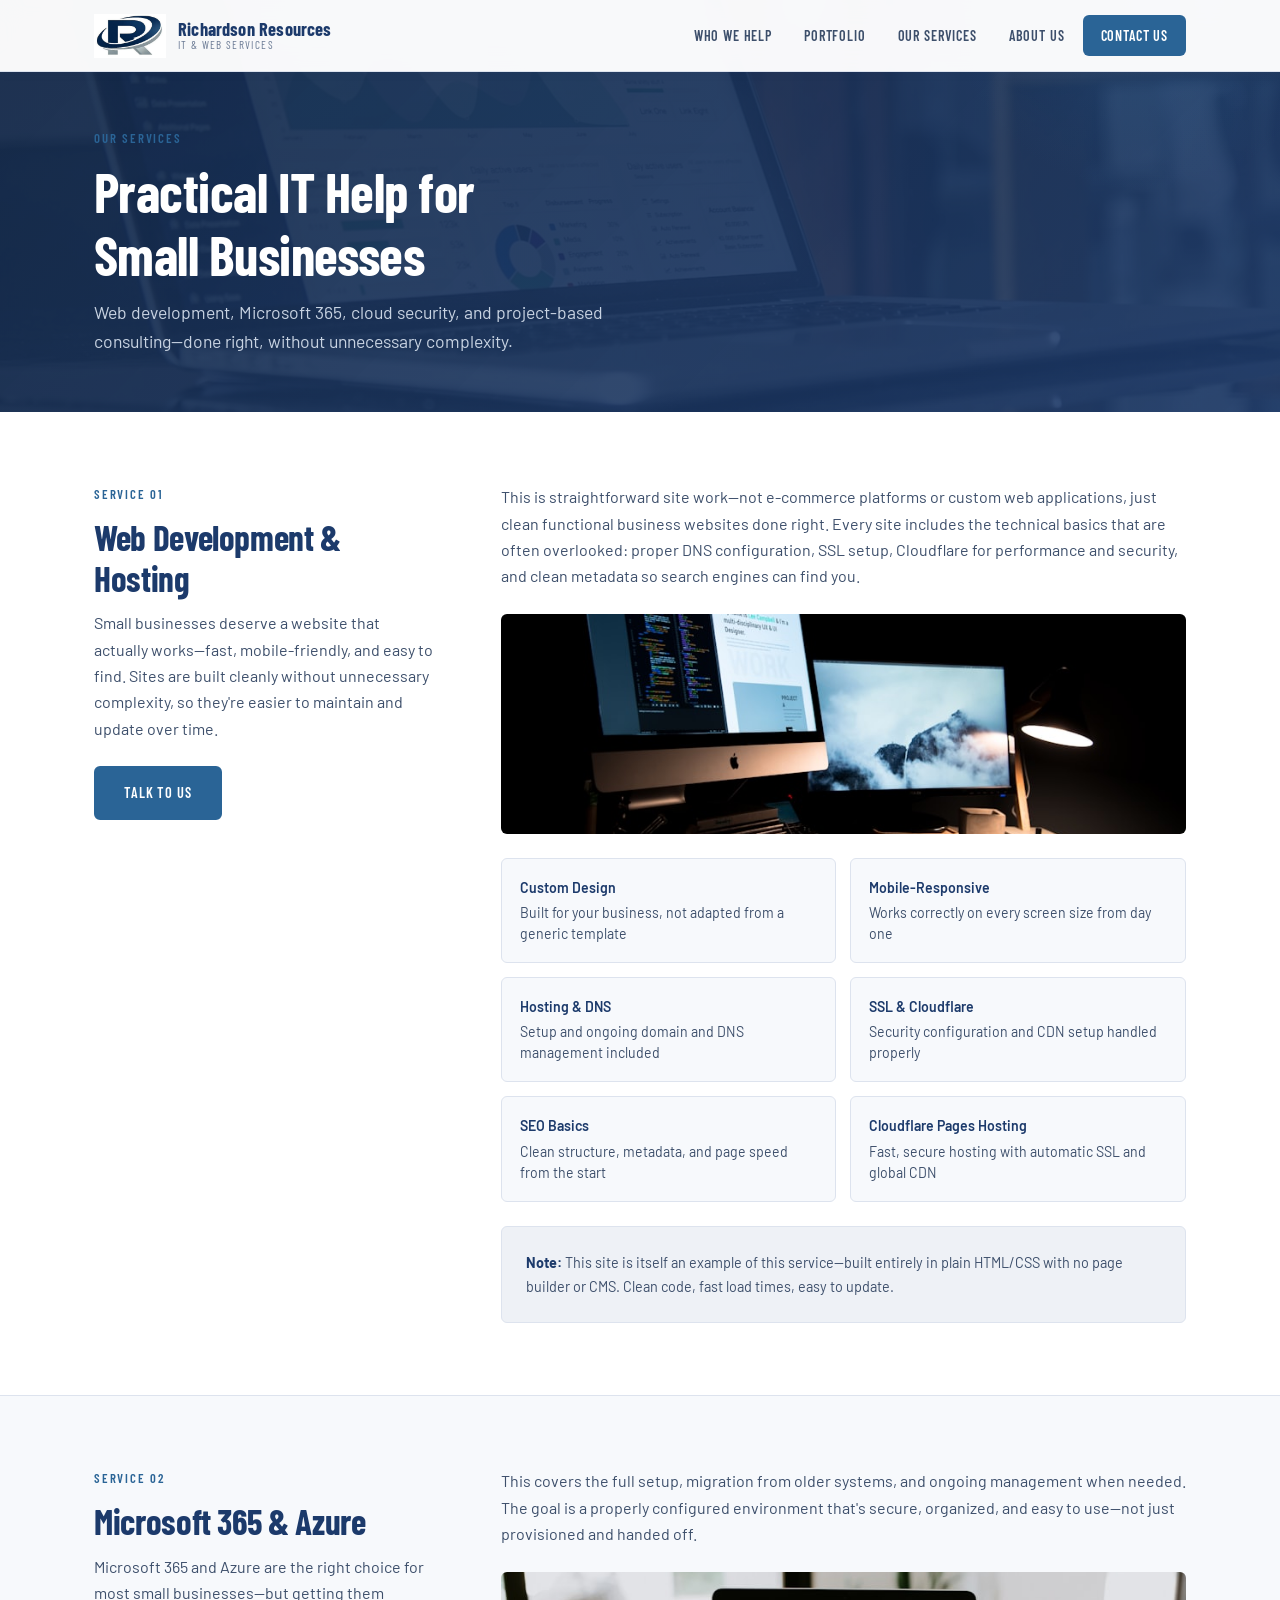
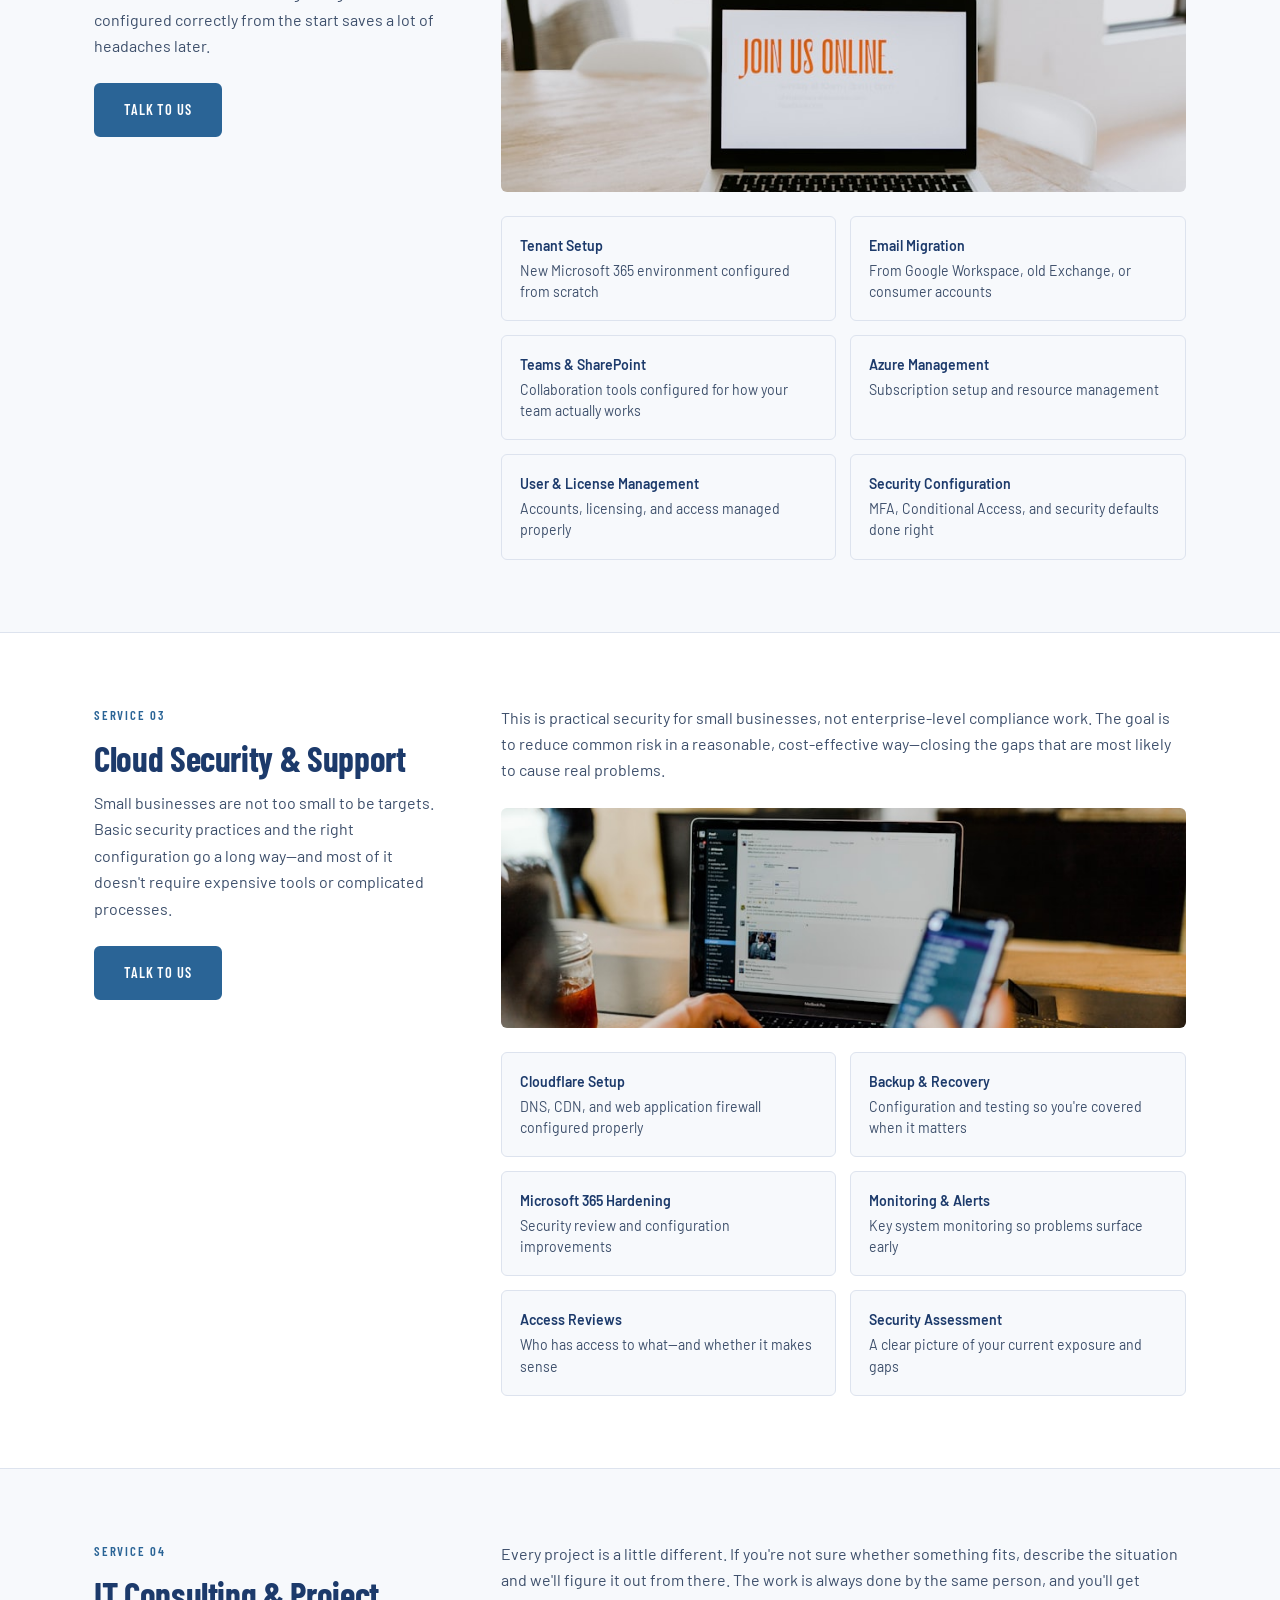
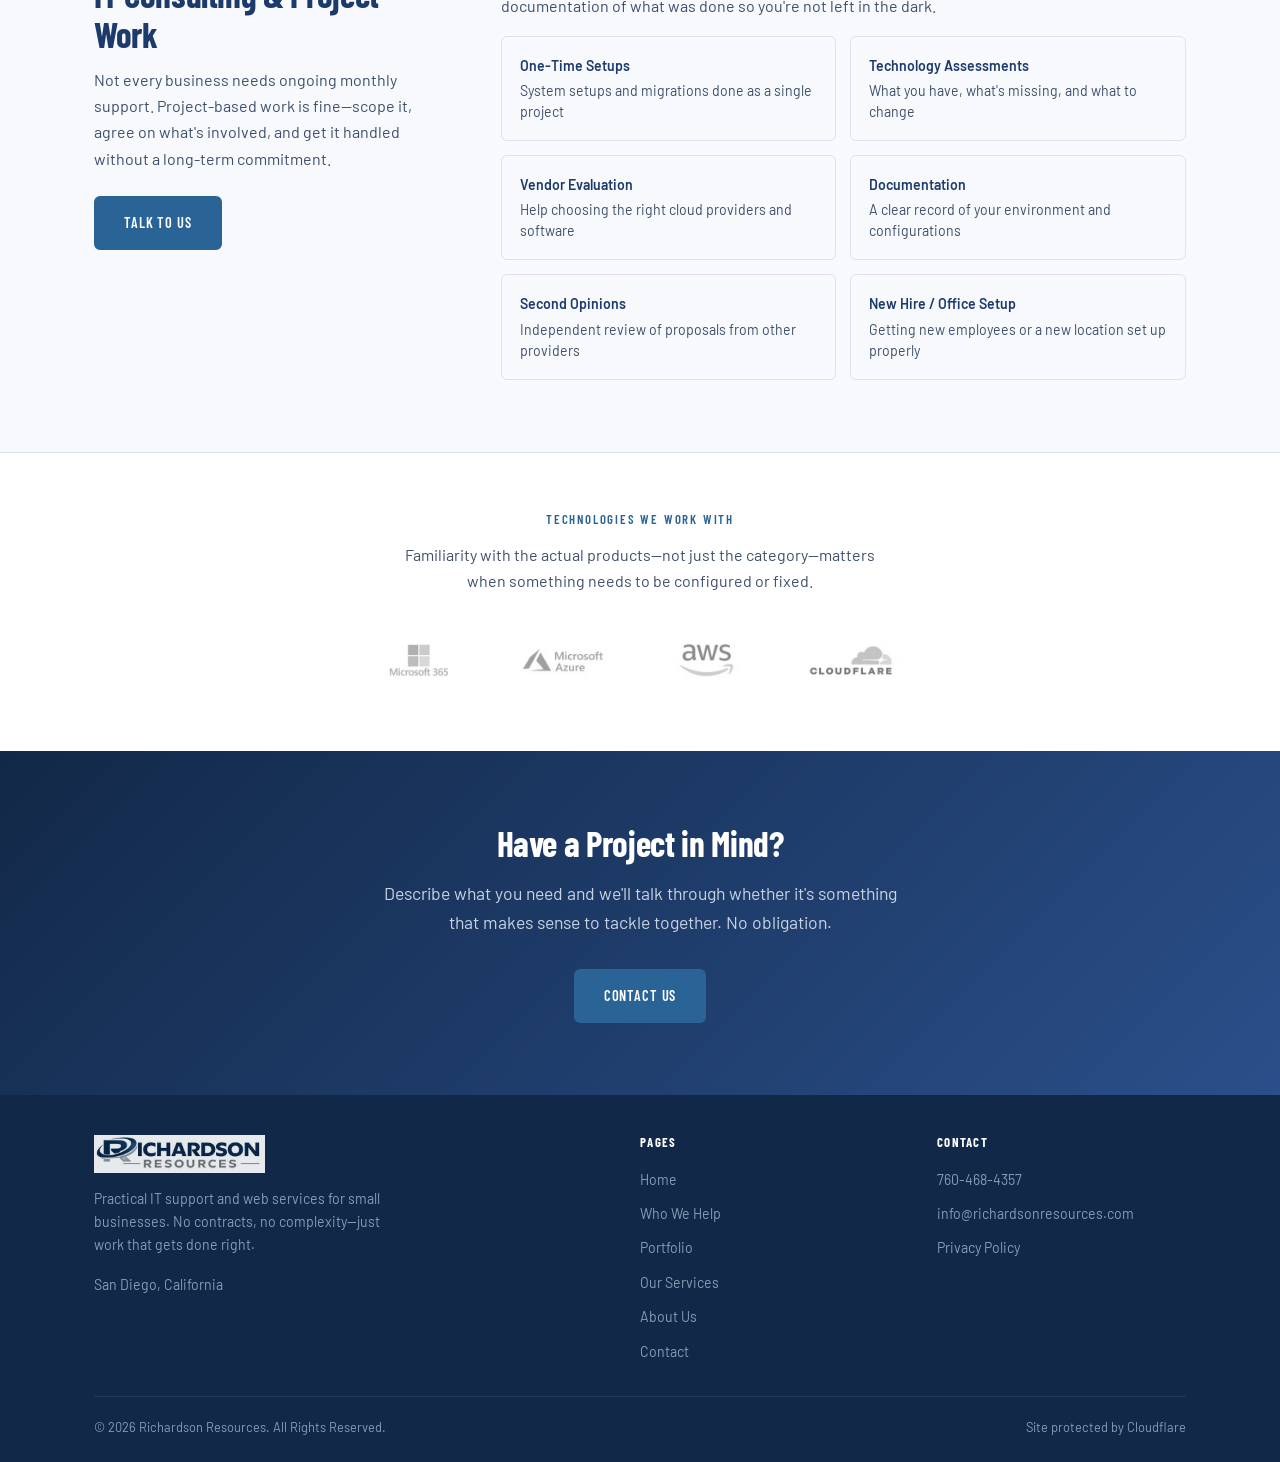
<file: our-services.html>
<!DOCTYPE html>
<html lang="en">
<head>
  <meta charset="UTF-8">
  <meta name="viewport" content="width=device-width, initial-scale=1.0">
  <title>Our Services | Richardson Resources</title>
  <meta name="description" content="Web development, Microsoft 365 and Azure management, cloud security, and project-based IT consulting for small businesses in San Diego and beyond.">

  <!-- Open Graph -->
  <meta property="og:type" content="website">
  <meta property="og:site_name" content="Richardson Resources">
  <meta property="og:title" content="Our Services | Richardson Resources">
  <meta property="og:description" content="Web development, Microsoft 365 and Azure management, cloud security, and project-based IT consulting for small businesses in San Diego and beyond.">
  <meta property="og:url" content="https://www.richardsonresources.com/our-services">
  <meta property="og:image" content="https://www.richardsonresources.com/images/og-image.jpg">
  <meta property="og:image:width" content="1200">
  <meta property="og:image:height" content="630">
  <meta property="og:image:alt" content="Richardson Resources — Small Business IT &amp; Web Services">

  <!-- Twitter Card -->
  <meta name="twitter:card" content="summary_large_image">
  <meta name="twitter:title" content="Our Services | Richardson Resources">
  <meta name="twitter:description" content="Web development, Microsoft 365 and Azure management, cloud security, and project-based IT consulting for small businesses in San Diego and beyond.">
  <meta name="twitter:image" content="https://www.richardsonresources.com/images/og-image.jpg">
  <meta name="twitter:image:alt" content="Richardson Resources — Small Business IT &amp; Web Services">

  <!-- Theme & Icons -->
  <meta name="theme-color" content="#1C3A6B">
  <link rel="icon" href="images/favicon.ico" type="image/x-icon">
  <link rel="shortcut icon" href="images/favicon.ico" type="image/x-icon">
  <link rel="canonical" href="https://www.richardsonresources.com/our-services">
  <link rel="sitemap" type="application/xml" href="/sitemap.xml">
  <link rel="stylesheet" href="style.css">
</head>
<body>

  <!-- ============ NAVIGATION ============ -->
  <nav class="nav">
    <div class="container nav__inner">
      <a href="/" class="nav__logo">
        <img src="images/Logoh.jpg" alt="Richardson Resources">
        <div class="nav__logo-text">
          Richardson Resources
          <span>IT &amp; Web Services</span>
        </div>
      </a>
      <div class="nav__links">
        <a href="/who-we-help">Who We Help</a>
        <a href="/portfolio">Portfolio</a>
        <a href="/our-services">Our Services</a>
        <a href="/about-us">About Us</a>
        <a href="/contact" class="btn-primary">Contact Us</a>
      </div>
      <button class="nav__toggle" id="navToggle" aria-label="Open menu">
        <span></span><span></span><span></span>
      </button>
    </div>
  </nav>
  <div class="nav__mobile" id="mobileMenu">
    <a href="/who-we-help">Who We Help</a>
    <a href="/portfolio">Portfolio</a>
    <a href="/our-services">Our Services</a>
    <a href="/about-us">About Us</a>
    <a href="/contact">Contact Us</a>
  </div>

  <!-- ============ PAGE HERO ============ -->
  <section class="page-hero" style="background-image: linear-gradient(135deg, rgba(18,40,72,0.93) 0%, rgba(28,58,107,0.87) 100%), url('images/hero-services.jpg'); background-size: cover; background-position: center;">
    <div class="container">
      <div class="section-label">Our Services</div>
      <h1>Practical IT Help for<br>Small Businesses</h1>
      <p>Web development, Microsoft 365, cloud security, and project-based consulting—done right, without unnecessary complexity.</p>
    </div>
  </section>

  <!-- ============ SERVICE 1 ============ -->
  <section class="service-section">
    <div class="container">
      <div class="service-layout">
        <div class="service-layout__aside">
          <div class="section-label">Service 01</div>
          <h2>Web Development &amp; Hosting</h2>
          <p>Small businesses deserve a website that actually works—fast, mobile-friendly, and easy to find. Sites are built cleanly without unnecessary complexity, so they're easier to maintain and update over time.</p>
          <div style="margin-top:24px;">
            <a href="/contact" class="btn btn-primary">Talk to Us</a>
          </div>
        </div>
        <div>
          <p>This is straightforward site work—not e-commerce platforms or custom web applications, just clean functional business websites done right. Every site includes the technical basics that are often overlooked: proper DNS configuration, SSL setup, Cloudflare for performance and security, and clean metadata so search engines can find you.</p>
          <div style="margin: 24px 0; border-radius: var(--radius); overflow: hidden;">
            <img src="images/service-webdev.jpg" alt="Website development on laptop" style="width:100%; height:220px; object-fit:cover;">
          </div>
          <div class="service-features">
            <div class="feature-item">
              <strong>Custom Design</strong>
              Built for your business, not adapted from a generic template
            </div>
            <div class="feature-item">
              <strong>Mobile-Responsive</strong>
              Works correctly on every screen size from day one
            </div>
            <div class="feature-item">
              <strong>Hosting &amp; DNS</strong>
              Setup and ongoing domain and DNS management included
            </div>
            <div class="feature-item">
              <strong>SSL &amp; Cloudflare</strong>
              Security configuration and CDN setup handled properly
            </div>
            <div class="feature-item">
              <strong>SEO Basics</strong>
              Clean structure, metadata, and page speed from the start
            </div>
            <div class="feature-item">
              <strong>Cloudflare Pages Hosting</strong>
              Fast, secure hosting with automatic SSL and global CDN
            </div>
          </div>
          <div style="margin-top:24px; padding:24px; background:var(--steel-pale); border-radius:var(--radius); border:1px solid var(--border);">
            <p style="font-size:0.9rem; margin:0;"><strong style="color:var(--navy);">Note:</strong> This site is itself an example of this service—built entirely in plain HTML/CSS with no page builder or CMS. Clean code, fast load times, easy to update.</p>
          </div>
        </div>
      </div>
    </div>
  </section>

  <!-- ============ SERVICE 2 ============ -->
  <section class="service-section section--alt">
    <div class="container">
      <div class="service-layout">
        <div class="service-layout__aside">
          <div class="section-label">Service 02</div>
          <h2>Microsoft 365 &amp; Azure</h2>
          <p>Microsoft 365 and Azure are the right choice for most small businesses—but getting them configured correctly from the start saves a lot of headaches later.</p>
          <div style="margin-top:24px;">
            <a href="/contact" class="btn btn-primary">Talk to Us</a>
          </div>
        </div>
        <div>
          <p>This covers the full setup, migration from older systems, and ongoing management when needed. The goal is a properly configured environment that's secure, organized, and easy to use—not just provisioned and handed off.</p>
          <div style="margin: 24px 0; border-radius: var(--radius); overflow: hidden;">
            <img src="images/service-microsoft.jpg" alt="Microsoft 365 and cloud management" style="width:100%; height:220px; object-fit:cover;">
          </div>
          <div class="service-features">
            <div class="feature-item">
              <strong>Tenant Setup</strong>
              New Microsoft 365 environment configured from scratch
            </div>
            <div class="feature-item">
              <strong>Email Migration</strong>
              From Google Workspace, old Exchange, or consumer accounts
            </div>
            <div class="feature-item">
              <strong>Teams &amp; SharePoint</strong>
              Collaboration tools configured for how your team actually works
            </div>
            <div class="feature-item">
              <strong>Azure Management</strong>
              Subscription setup and resource management
            </div>
            <div class="feature-item">
              <strong>User &amp; License Management</strong>
              Accounts, licensing, and access managed properly
            </div>
            <div class="feature-item">
              <strong>Security Configuration</strong>
              MFA, Conditional Access, and security defaults done right
            </div>
          </div>
        </div>
      </div>
    </div>
  </section>

  <!-- ============ SERVICE 3 ============ -->
  <section class="service-section">
    <div class="container">
      <div class="service-layout">
        <div class="service-layout__aside">
          <div class="section-label">Service 03</div>
          <h2>Cloud Security &amp; Support</h2>
          <p>Small businesses are not too small to be targets. Basic security practices and the right configuration go a long way—and most of it doesn't require expensive tools or complicated processes.</p>
          <div style="margin-top:24px;">
            <a href="/contact" class="btn btn-primary">Talk to Us</a>
          </div>
        </div>
        <div>
          <p>This is practical security for small businesses, not enterprise-level compliance work. The goal is to reduce common risk in a reasonable, cost-effective way—closing the gaps that are most likely to cause real problems.</p>
          <div style="margin: 24px 0; border-radius: var(--radius); overflow: hidden;">
            <img src="images/service-security.jpg" alt="Cloud security and data protection" style="width:100%; height:220px; object-fit:cover;">
          </div>
          <div class="service-features">
            <div class="feature-item">
              <strong>Cloudflare Setup</strong>
              DNS, CDN, and web application firewall configured properly
            </div>
            <div class="feature-item">
              <strong>Backup &amp; Recovery</strong>
              Configuration and testing so you're covered when it matters
            </div>
            <div class="feature-item">
              <strong>Microsoft 365 Hardening</strong>
              Security review and configuration improvements
            </div>
            <div class="feature-item">
              <strong>Monitoring &amp; Alerts</strong>
              Key system monitoring so problems surface early
            </div>
            <div class="feature-item">
              <strong>Access Reviews</strong>
              Who has access to what—and whether it makes sense
            </div>
            <div class="feature-item">
              <strong>Security Assessment</strong>
              A clear picture of your current exposure and gaps
            </div>
          </div>
        </div>
      </div>
    </div>
  </section>

  <!-- ============ SERVICE 4 ============ -->
  <section class="service-section section--alt">
    <div class="container">
      <div class="service-layout">
        <div class="service-layout__aside">
          <div class="section-label">Service 04</div>
          <h2>IT Consulting &amp; Project Work</h2>
          <p>Not every business needs ongoing monthly support. Project-based work is fine—scope it, agree on what's involved, and get it handled without a long-term commitment.</p>
          <div style="margin-top:24px;">
            <a href="/contact" class="btn btn-primary">Talk to Us</a>
          </div>
        </div>
        <div>
          <p>Every project is a little different. If you're not sure whether something fits, describe the situation and we'll figure it out from there. The work is always done by the same person, and you'll get documentation of what was done so you're not left in the dark.</p>
          <div class="service-features">
            <div class="feature-item">
              <strong>One-Time Setups</strong>
              System setups and migrations done as a single project
            </div>
            <div class="feature-item">
              <strong>Technology Assessments</strong>
              What you have, what's missing, and what to change
            </div>
            <div class="feature-item">
              <strong>Vendor Evaluation</strong>
              Help choosing the right cloud providers and software
            </div>
            <div class="feature-item">
              <strong>Documentation</strong>
              A clear record of your environment and configurations
            </div>
            <div class="feature-item">
              <strong>Second Opinions</strong>
              Independent review of proposals from other providers
            </div>
            <div class="feature-item">
              <strong>New Hire / Office Setup</strong>
              Getting new employees or a new location set up properly
            </div>
          </div>
        </div>
      </div>
    </div>
  </section>

  <!-- ============ TECH LOGOS ============ -->
  <section class="section" style="padding: 56px 0;">
    <div class="container">
      <div class="section-header--center" style="margin-bottom:32px;">
        <div class="section-label" style="text-align:center;">Technologies We Work With</div>
        <p style="text-align:center; max-width:480px; margin: 8px auto 0;">Familiarity with the actual products—not just the category—matters when something needs to be configured or fixed.</p>
      </div>
      <div class="tech-logos">
        <img src="images/microsoft365.jpg" alt="Microsoft">
        <img src="images/microsoftazure.jpg" alt="Azure">
        <img src="images/amazonaws.jpg" alt="AWS">
        <img src="images/cloudflare.jpg" alt="Cloudflare">
      </div>
    </div>
  </section>

  <!-- ============ CTA BAND ============ -->
  <section class="cta-band">
    <div class="container">
      <h2>Have a Project in Mind?</h2>
      <p>Describe what you need and we'll talk through whether it's something that makes sense to tackle together. No obligation.</p>
      <a href="/contact" class="btn btn-primary">Contact Us</a>
    </div>
  </section>

  <!-- ============ FOOTER ============ -->
  <footer class="footer">
    <div class="container">
      <div class="footer__inner">
        <div class="footer__brand">
          <img src="images/logof.jpg" alt="Richardson Resources">
          <p>Practical IT support and web services for small businesses. No contracts, no complexity—just work that gets done right.</p>
          <p style="margin-top:12px;">San Diego, California</p>
        </div>
        <div class="footer__col">
          <h4>Pages</h4>
          <ul>
            <li><a href="/">Home</a></li>
            <li><a href="/who-we-help">Who We Help</a></li>
            <li><a href="/portfolio">Portfolio</a></li>
            <li><a href="/our-services">Our Services</a></li>
            <li><a href="/about-us">About Us</a></li>
            <li><a href="/contact">Contact</a></li>
          </ul>
        </div>
        <div class="footer__col">
          <h4>Contact</h4>
          <ul>
            <li><a href="tel:17604684357">760-468-4357</a></li>
            <li><a href="mailto:info@richardsonresources.com">info@richardsonresources.com</a></li>
            <li><a href="/privacy-policy">Privacy Policy</a></li>
          </ul>
        </div>
      </div>
      <div class="footer__bottom">
        <span>© <span class="copyright-year">1973</span> Richardson Resources. All Rights Reserved.</span>
        <span>Site protected by <a href="https://www.cloudflare.com" target="_blank" rel="noopener">Cloudflare</a></span>
      </div>
    </div>
  </footer>

  <script src="nav.js"></script>
</body>
</html>
</file>
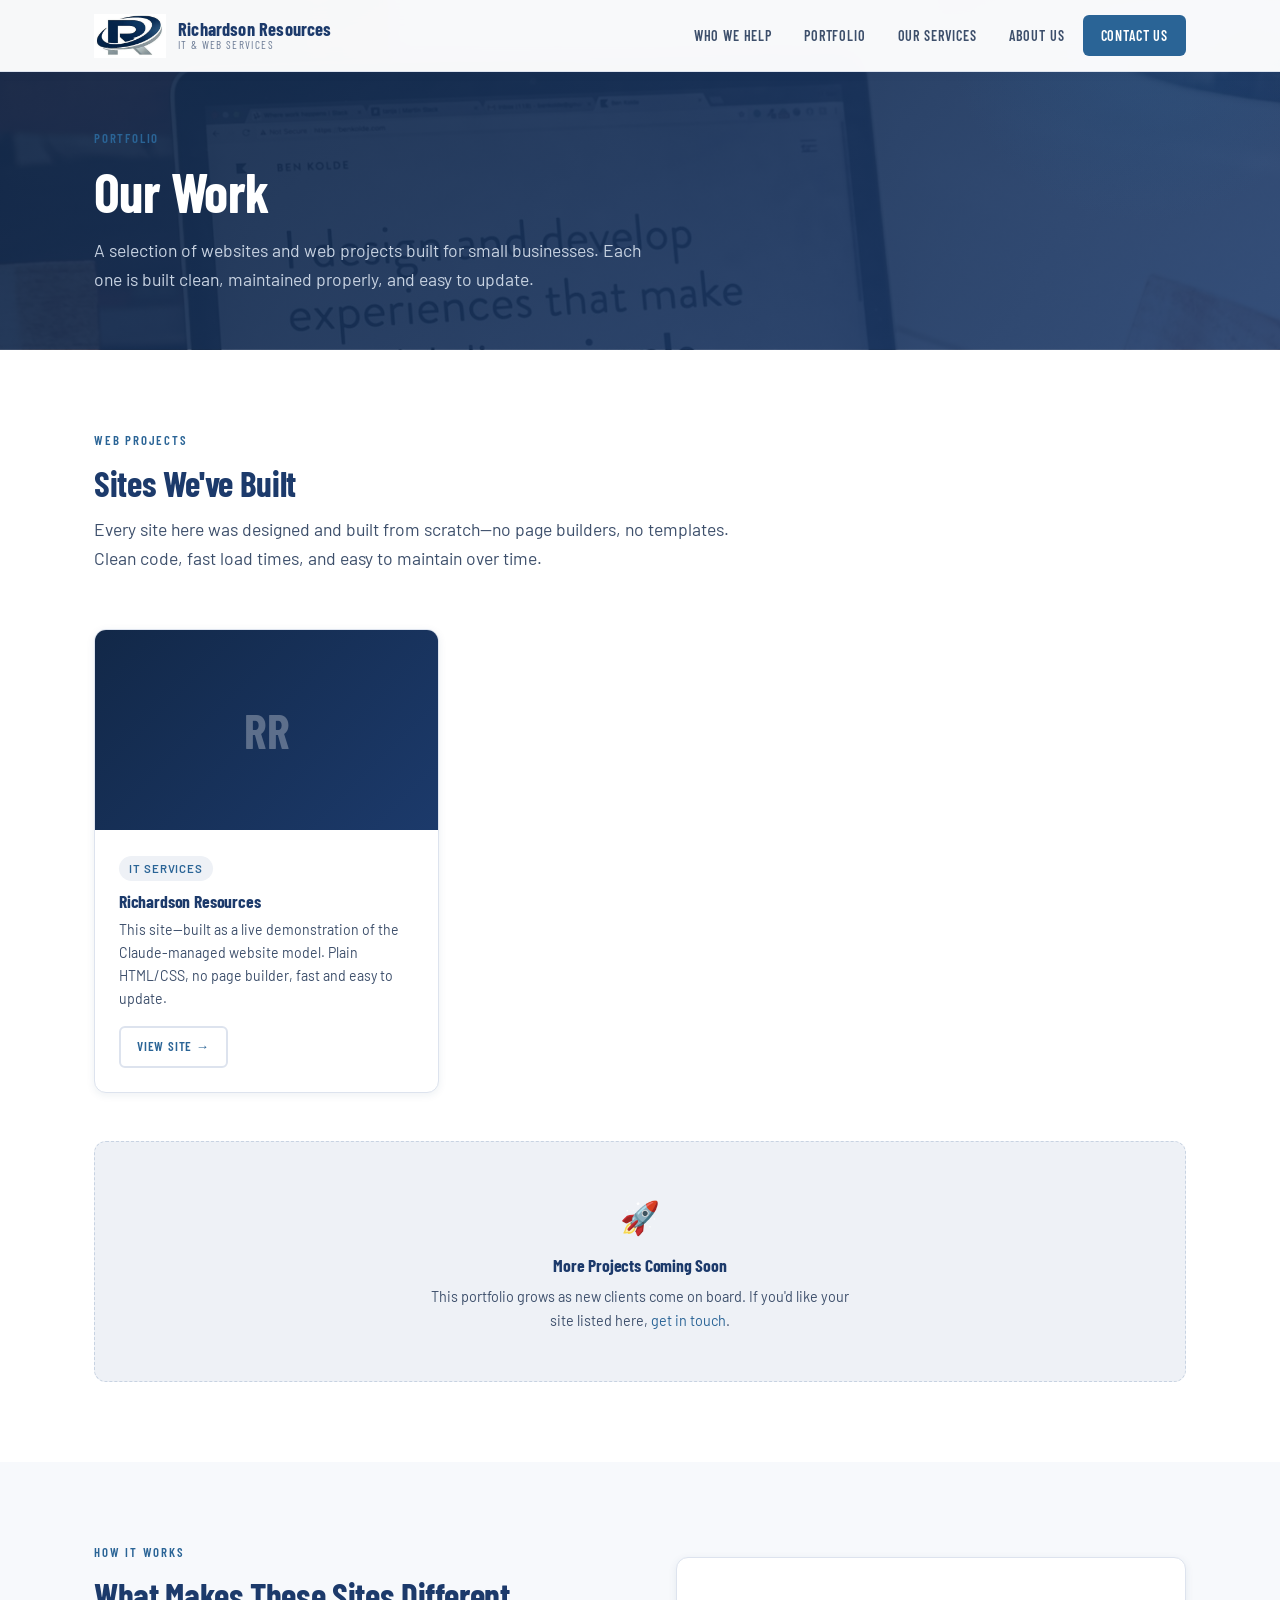
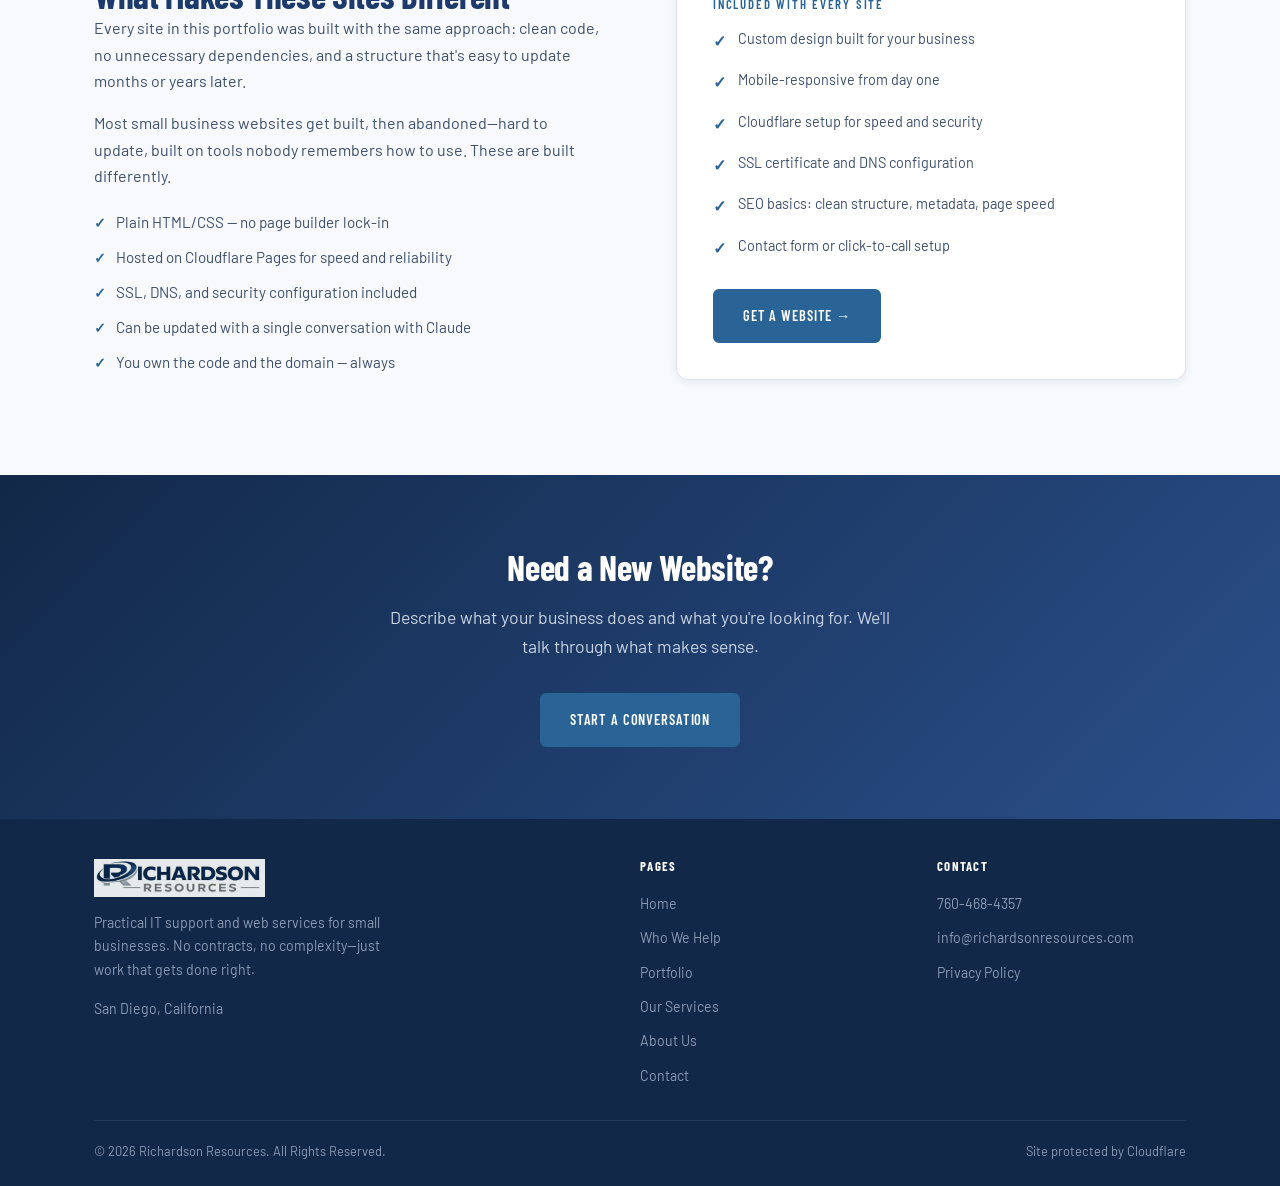
<file: portfolio.html>
<!DOCTYPE html>
<html lang="en">
<head>
  <meta charset="UTF-8">
  <meta name="viewport" content="width=device-width, initial-scale=1.0">
  <title>Portfolio | Richardson Resources</title>
  <meta name="description" content="Websites and web projects built by Richardson Resources for small businesses. See examples of our web development work.">

  <!-- Open Graph -->
  <meta property="og:type" content="website">
  <meta property="og:site_name" content="Richardson Resources">
  <meta property="og:title" content="Portfolio | Richardson Resources">
  <meta property="og:description" content="Websites and web projects built by Richardson Resources for small businesses. See examples of our web development work.">
  <meta property="og:url" content="https://www.richardsonresources.com/portfolio">
  <meta property="og:image" content="https://www.richardsonresources.com/images/og-image.jpg">
  <meta property="og:image:width" content="1200">
  <meta property="og:image:height" content="630">
  <meta property="og:image:alt" content="Richardson Resources — Small Business IT &amp; Web Services">

  <!-- Twitter Card -->
  <meta name="twitter:card" content="summary_large_image">
  <meta name="twitter:title" content="Portfolio | Richardson Resources">
  <meta name="twitter:description" content="Websites and web projects built by Richardson Resources for small businesses. See examples of our web development work.">
  <meta name="twitter:image" content="https://www.richardsonresources.com/images/og-image.jpg">
  <meta name="twitter:image:alt" content="Richardson Resources — Small Business IT &amp; Web Services">

  <!-- Theme & Icons -->
  <meta name="theme-color" content="#1C3A6B">
  <link rel="icon" href="images/favicon.ico" type="image/x-icon">
  <link rel="shortcut icon" href="images/favicon.ico" type="image/x-icon">
  <link rel="canonical" href="https://www.richardsonresources.com/portfolio">
  <link rel="sitemap" type="application/xml" href="/sitemap.xml">
  <link rel="stylesheet" href="style.css">
</head>
<body>

  <!-- ============ NAVIGATION ============ -->
  <nav class="nav">
    <div class="container nav__inner">
      <a href="/" class="nav__logo">
        <img src="images/Logoh.jpg" alt="Richardson Resources">
        <div class="nav__logo-text">
          Richardson Resources
          <span>IT &amp; Web Services</span>
        </div>
      </a>
      <div class="nav__links">
        <a href="/who-we-help">Who We Help</a>
        <a href="/portfolio">Portfolio</a>
        <a href="/our-services">Our Services</a>
        <a href="/about-us">About Us</a>
        <a href="/contact" class="btn-primary">Contact Us</a>
      </div>
      <button class="nav__toggle" id="navToggle" aria-label="Open menu">
        <span></span><span></span><span></span>
      </button>
    </div>
  </nav>
  <div class="nav__mobile" id="mobileMenu">
    <a href="/who-we-help">Who We Help</a>
    <a href="/portfolio">Portfolio</a>
    <a href="/our-services">Our Services</a>
    <a href="/about-us">About Us</a>
    <a href="/contact">Contact Us</a>
  </div>

  <!-- ============ PAGE HERO ============ -->
  <section class="page-hero" style="background-image: linear-gradient(135deg, rgba(18,40,72,0.93) 0%, rgba(28,58,107,0.87) 100%), url('images/hero-portfolio.jpg'); background-size: cover; background-position: center;">
    <div class="container">
      <div class="section-label">Portfolio</div>
      <h1>Our Work</h1>
      <p>A selection of websites and web projects built for small businesses. Each one is built clean, maintained properly, and easy to update.</p>
    </div>
  </section>

  <!-- ============ PORTFOLIO GRID ============ -->
  <section class="section">
    <div class="container">
      <div class="section-header">
        <div class="section-label">Web Projects</div>
        <h2>Sites We've Built</h2>
        <p>Every site here was designed and built from scratch—no page builders, no templates. Clean code, fast load times, and easy to maintain over time.</p>
      </div>

      <div class="portfolio-grid">

        <!-- =============================================
             PORTFOLIO ENTRY
             To add a new entry, copy one card block below
             and fill in: name, url, tag, description
             ============================================= -->

        <!-- ENTRY: Richardson Resources (this site) -->
        <div class="portfolio-card">
          <div class="portfolio-card__thumb" style="background: linear-gradient(135deg, #122848, #1C3A6B);">
            <span class="portfolio-card__thumb-placeholder" style="color:rgba(255,255,255,0.3);">RR</span>
          </div>
          <div class="portfolio-card__body">
            <div class="portfolio-card__tag">IT Services</div>
            <h3>Richardson Resources</h3>
            <p>This site—built as a live demonstration of the Claude-managed website model. Plain HTML/CSS, no page builder, fast and easy to update.</p>
            <a href="/" class="btn btn-ghost" style="font-size:0.82rem; padding:8px 16px;">View Site →</a>
          </div>
        </div>

        <!-- ADD NEW ENTRIES BELOW THIS LINE -->
        <!-- Copy the block above, paste here, and update the content -->

      </div>

      <!-- Empty state — shown when only this site is in the portfolio -->
      <div style="margin-top: 48px; padding: 48px 32px; background: var(--steel-pale); border-radius: var(--radius-lg); border: 1px dashed var(--steel-light); text-align: center;">
        <div style="font-size: 2rem; margin-bottom: 12px;">🚀</div>
        <h3 style="margin-bottom: 10px; font-size: 1.1rem;">More Projects Coming Soon</h3>
        <p style="max-width: 420px; margin: 0 auto; font-size: 0.9rem;">This portfolio grows as new clients come on board. If you'd like your site listed here, <a href="/contact">get in touch</a>.</p>
      </div>

    </div>
  </section>

  <!-- ============ ABOUT THE SERVICE ============ -->
  <section class="section section--alt">
    <div class="container">
      <div class="about-split">
        <div>
          <div class="section-label">How It Works</div>
          <h2>What Makes These Sites Different</h2>
          <p>Every site in this portfolio was built with the same approach: clean code, no unnecessary dependencies, and a structure that's easy to update months or years later.</p>
          <p>Most small business websites get built, then abandoned—hard to update, built on tools nobody remembers how to use. These are built differently.</p>
          <ul class="check-list">
            <li>Plain HTML/CSS — no page builder lock-in</li>
            <li>Hosted on Cloudflare Pages for speed and reliability</li>
            <li>SSL, DNS, and security configuration included</li>
            <li>Can be updated with a single conversation with Claude</li>
            <li>You own the code and the domain — always</li>
          </ul>
        </div>
        <div>
          <div style="background: var(--white); border: 1px solid var(--border); border-radius: var(--radius-lg); padding: 36px; box-shadow: var(--shadow-sm);">
            <div class="section-label">Included With Every Site</div>
            <div style="display: flex; flex-direction: column; gap: 14px; margin-top: 8px;">
              <div style="display: flex; gap: 12px; align-items: flex-start;">
                <span style="color: var(--accent); font-weight: 700; margin-top: 1px;">✓</span>
                <span style="font-size: 0.9rem; color: var(--text-mid);">Custom design built for your business</span>
              </div>
              <div style="display: flex; gap: 12px; align-items: flex-start;">
                <span style="color: var(--accent); font-weight: 700; margin-top: 1px;">✓</span>
                <span style="font-size: 0.9rem; color: var(--text-mid);">Mobile-responsive from day one</span>
              </div>
              <div style="display: flex; gap: 12px; align-items: flex-start;">
                <span style="color: var(--accent); font-weight: 700; margin-top: 1px;">✓</span>
                <span style="font-size: 0.9rem; color: var(--text-mid);">Cloudflare setup for speed and security</span>
              </div>
              <div style="display: flex; gap: 12px; align-items: flex-start;">
                <span style="color: var(--accent); font-weight: 700; margin-top: 1px;">✓</span>
                <span style="font-size: 0.9rem; color: var(--text-mid);">SSL certificate and DNS configuration</span>
              </div>
              <div style="display: flex; gap: 12px; align-items: flex-start;">
                <span style="color: var(--accent); font-weight: 700; margin-top: 1px;">✓</span>
                <span style="font-size: 0.9rem; color: var(--text-mid);">SEO basics: clean structure, metadata, page speed</span>
              </div>
              <div style="display: flex; gap: 12px; align-items: flex-start;">
                <span style="color: var(--accent); font-weight: 700; margin-top: 1px;">✓</span>
                <span style="font-size: 0.9rem; color: var(--text-mid);">Contact form or click-to-call setup</span>
              </div>
            </div>
            <div style="margin-top: 28px;">
              <a href="/contact" class="btn btn-primary">Get a Website →</a>
            </div>
          </div>
        </div>
      </div>
    </div>
  </section>

  <!-- ============ CTA BAND ============ -->
  <section class="cta-band">
    <div class="container">
      <h2>Need a New Website?</h2>
      <p>Describe what your business does and what you're looking for. We'll talk through what makes sense.</p>
      <a href="/contact" class="btn btn-primary">Start a Conversation</a>
    </div>
  </section>

  <!-- ============ FOOTER ============ -->
  <footer class="footer">
    <div class="container">
      <div class="footer__inner">
        <div class="footer__brand">
          <img src="images/logof.jpg" alt="Richardson Resources">
          <p>Practical IT support and web services for small businesses. No contracts, no complexity—just work that gets done right.</p>
          <p style="margin-top:12px;">San Diego, California</p>
        </div>
        <div class="footer__col">
          <h4>Pages</h4>
          <ul>
            <li><a href="/">Home</a></li>
            <li><a href="/who-we-help">Who We Help</a></li>
            <li><a href="/portfolio">Portfolio</a></li>
            <li><a href="/our-services">Our Services</a></li>
            <li><a href="/about-us">About Us</a></li>
            <li><a href="/contact">Contact</a></li>
          </ul>
        </div>
        <div class="footer__col">
          <h4>Contact</h4>
          <ul>
            <li><a href="tel:17604684357">760-468-4357</a></li>
            <li><a href="mailto:info@richardsonresources.com">info@richardsonresources.com</a></li>
            <li><a href="/privacy-policy">Privacy Policy</a></li>
          </ul>
        </div>
      </div>
      <div class="footer__bottom">
        <span>© <span class="copyright-year">1973</span> Richardson Resources. All Rights Reserved.</span>
        <span>Site protected by <a href="https://www.cloudflare.com" target="_blank" rel="noopener">Cloudflare</a></span>
      </div>
    </div>
  </footer>

  <script src="nav.js"></script>
</body>
</html>
</file>
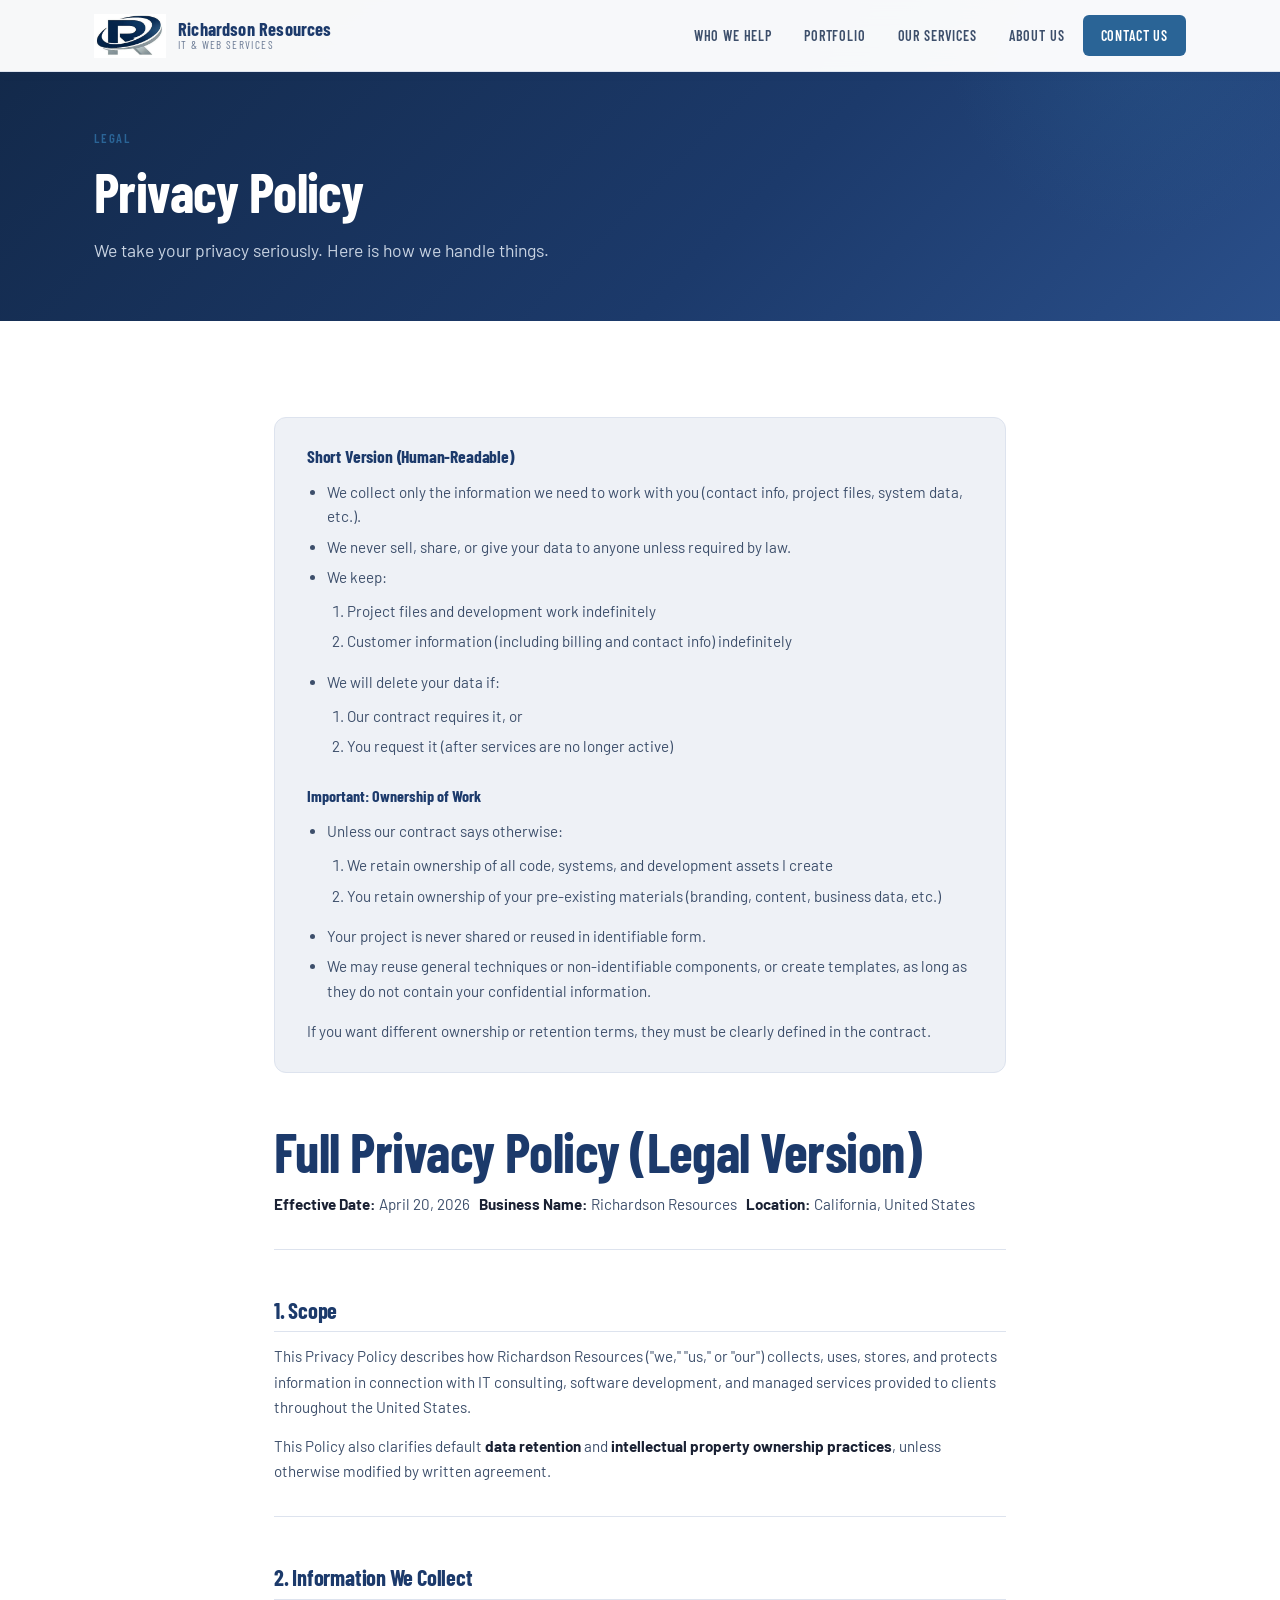
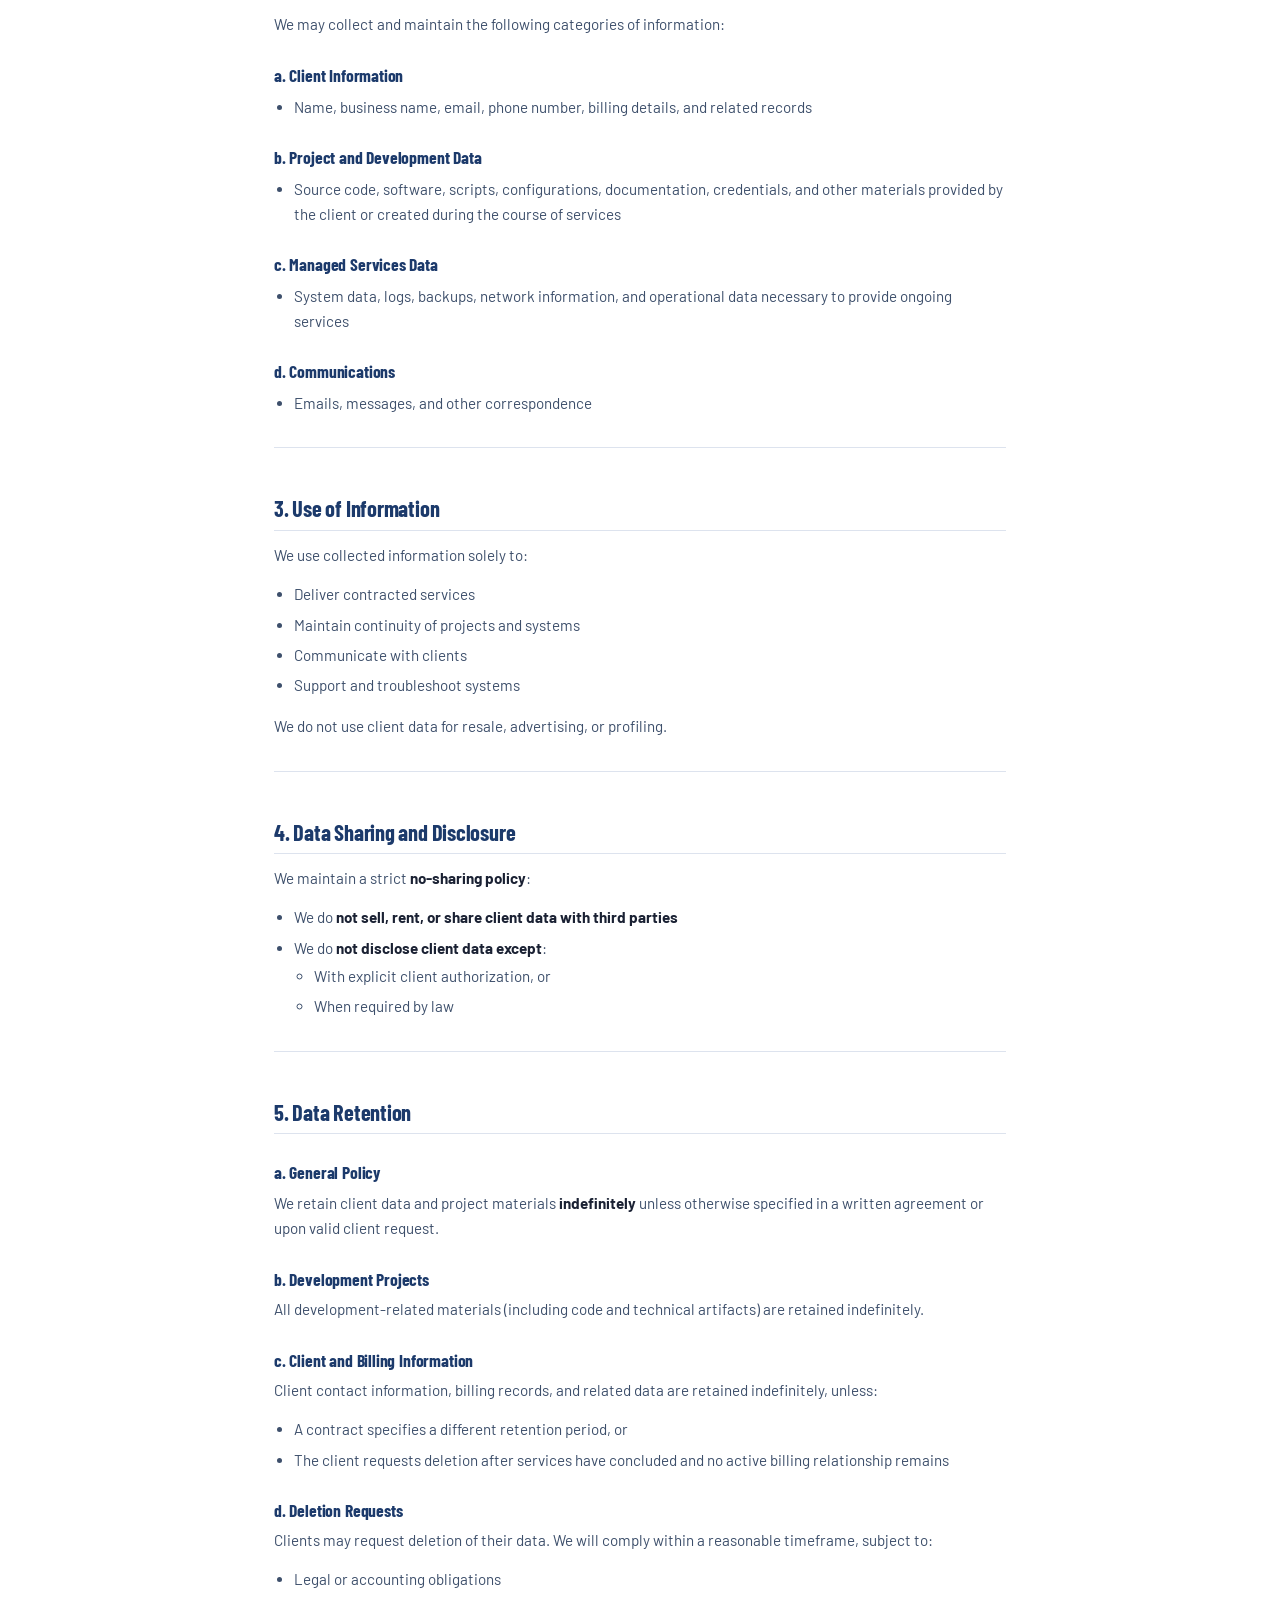
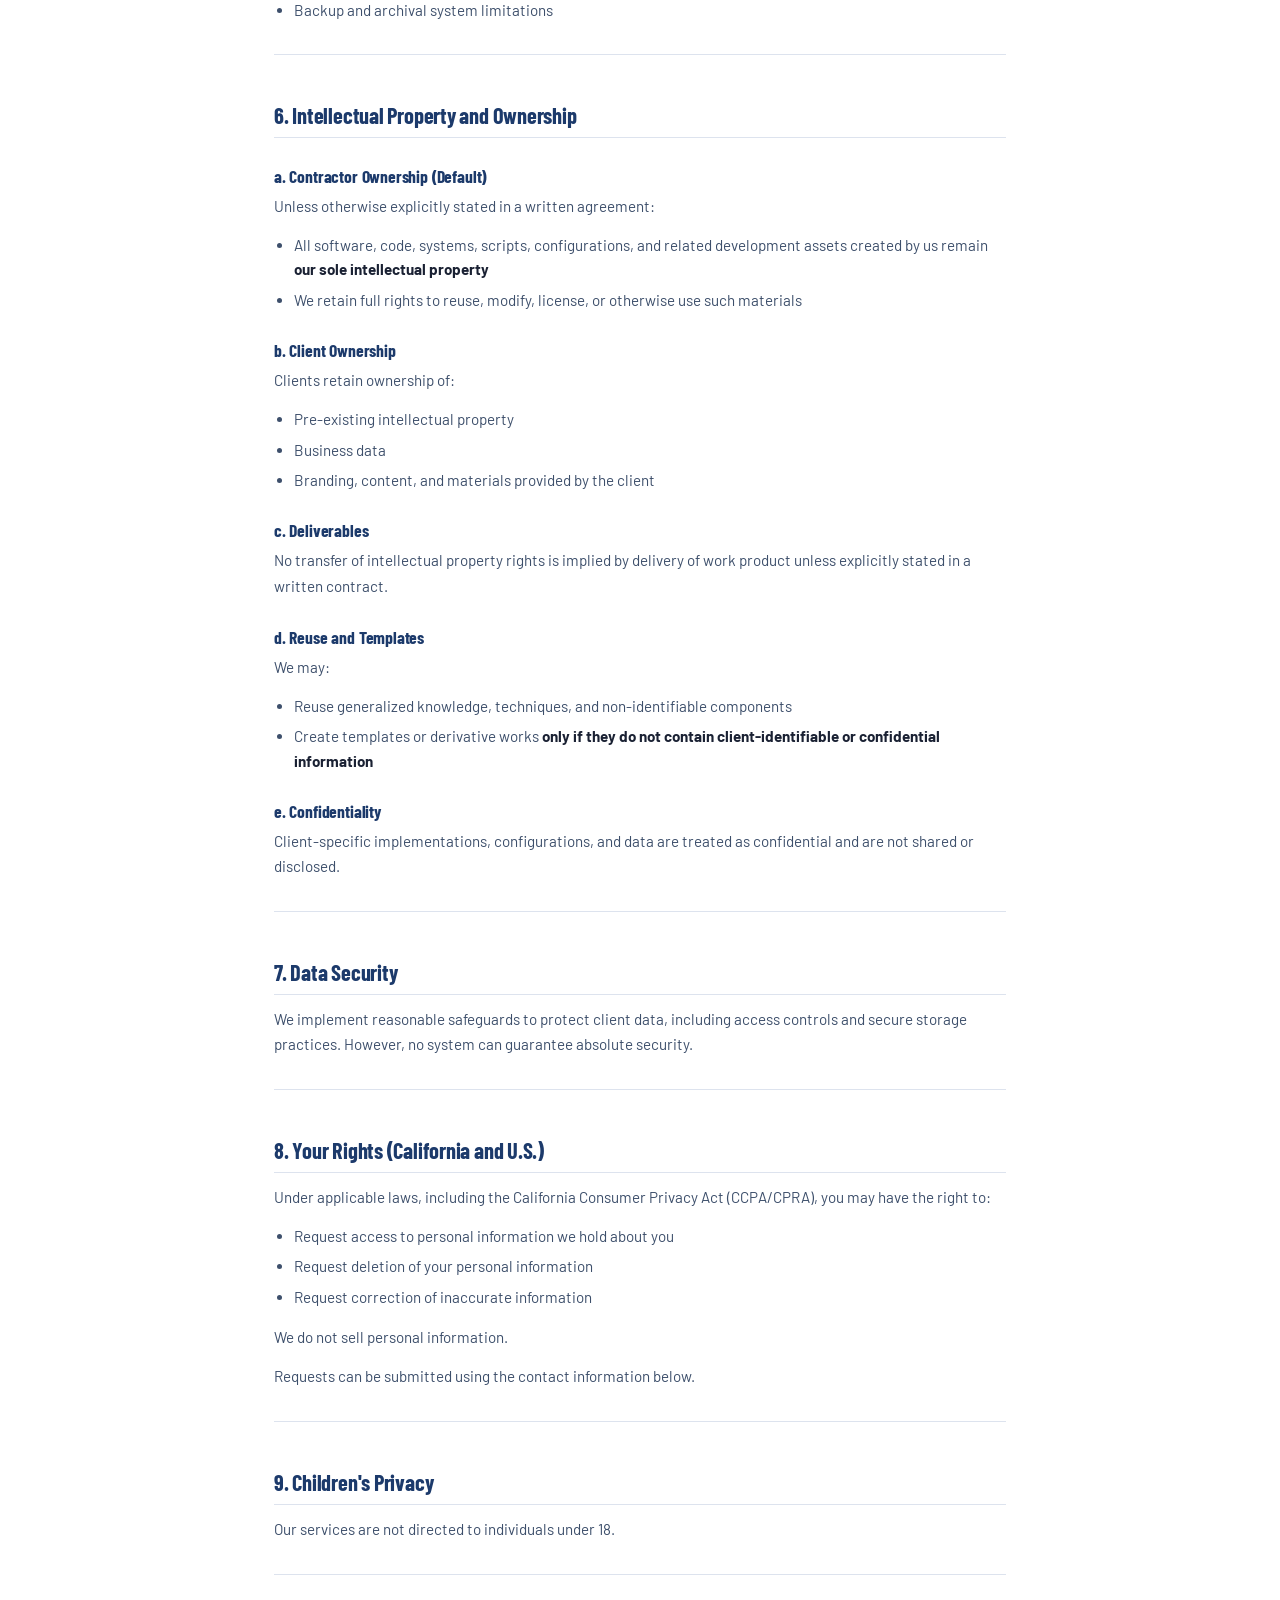
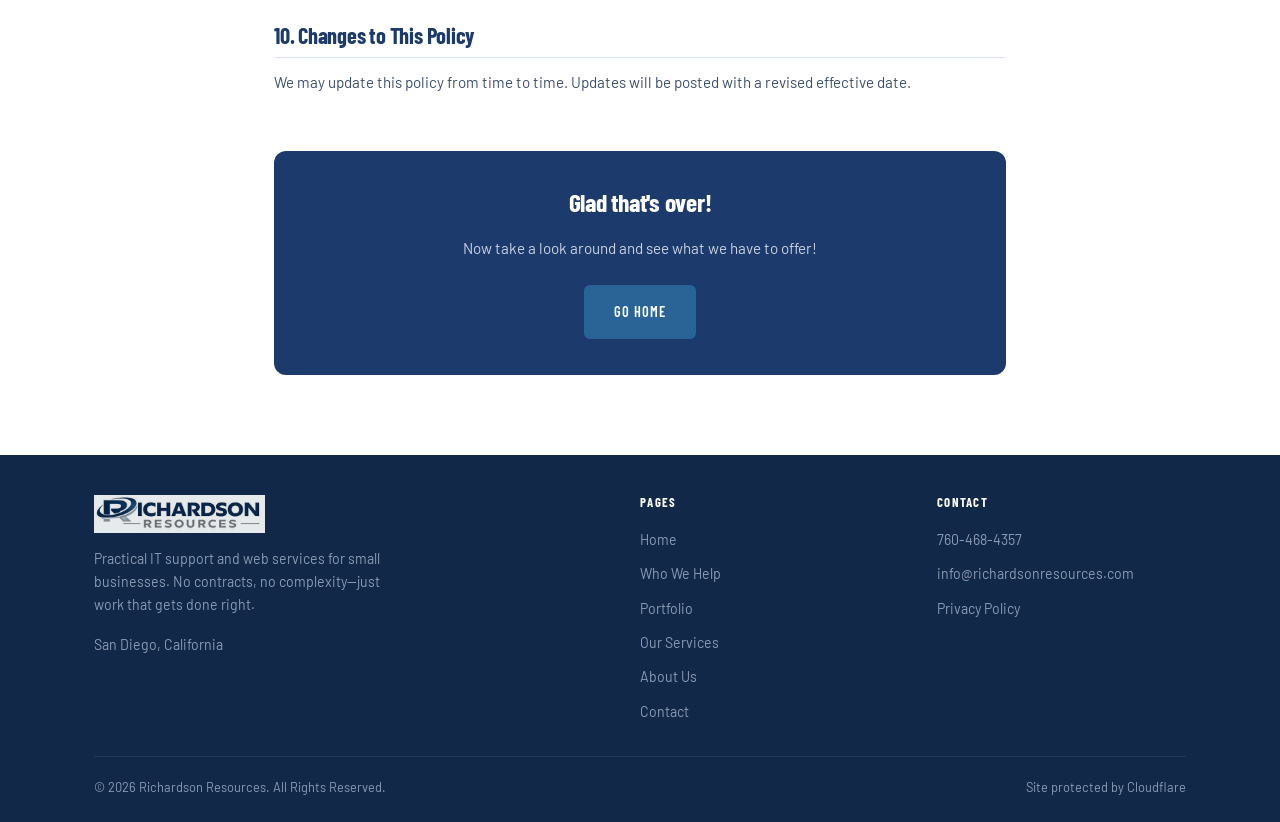
<file: privacy-policy.html>
<!DOCTYPE html>
<html lang="en">
<head>
  <meta charset="UTF-8">
  <meta name="viewport" content="width=device-width, initial-scale=1.0">
  <title>Privacy Policy | Richardson Resources</title>
  <meta name="description" content="Privacy policy for Richardson Resources. How we collect, use, and protect your information.">

  <!-- Open Graph -->
  <meta property="og:type" content="website">
  <meta property="og:site_name" content="Richardson Resources">
  <meta property="og:title" content="Privacy Policy | Richardson Resources">
  <meta property="og:description" content="Privacy policy for Richardson Resources. How we collect, use, and protect your information.">
  <meta property="og:url" content="https://www.richardsonresources.com/privacy-policy">
  <meta property="og:image" content="https://www.richardsonresources.com/images/og-image.jpg">
  <meta property="og:image:width" content="1200">
  <meta property="og:image:height" content="630">
  <meta property="og:image:alt" content="Richardson Resources — Small Business IT &amp; Web Services">

  <!-- Twitter Card -->
  <meta name="twitter:card" content="summary_large_image">
  <meta name="twitter:title" content="Privacy Policy | Richardson Resources">
  <meta name="twitter:description" content="Privacy policy for Richardson Resources. How we collect, use, and protect your information.">
  <meta name="twitter:image" content="https://www.richardsonresources.com/images/og-image.jpg">
  <meta name="twitter:image:alt" content="Richardson Resources — Small Business IT &amp; Web Services">

  <!-- Theme & Icons -->
  <meta name="theme-color" content="#1C3A6B">
  <link rel="icon" href="images/favicon.ico" type="image/x-icon">
  <link rel="shortcut icon" href="images/favicon.ico" type="image/x-icon">
  <link rel="canonical" href="https://www.richardsonresources.com/privacy-policy">
  <link rel="sitemap" type="application/xml" href="/sitemap.xml">
  <link rel="stylesheet" href="style.css">
  <style>
    .policy-body {
      max-width: 780px;
      margin: 0 auto;
      padding: 64px 24px 80px;
    }
    .policy-body h1 {
      margin-bottom: 8px;
    }
    .policy-body h2 {
      font-size: 1.4rem;
      margin: 48px 0 12px;
      padding-bottom: 8px;
      border-bottom: 1px solid var(--border);
    }
    .policy-body h3 {
      font-size: 1.1rem;
      margin: 28px 0 8px;
      color: var(--navy);
    }
    .policy-body h4, .policy-body h5 {
      font-family: var(--font-display);
      font-size: 1rem;
      font-weight: 700;
      margin: 24px 0 8px;
      color: var(--navy);
    }
    .policy-body p {
      margin-bottom: 14px;
      font-size: 0.95rem;
    }
    .policy-body ul, .policy-body ol {
      margin: 10px 0 16px 20px;
    }
    .policy-body ul { list-style: disc; }
    .policy-body ol { list-style: decimal; }
    .policy-body li {
      font-size: 0.95rem;
      color: var(--text-mid);
      margin-bottom: 6px;
      line-height: 1.6;
    }
    .policy-body ul ul {
      list-style: circle;
      margin-top: 4px;
    }
    .policy-body strong {
      color: var(--text-dark);
    }
    .policy-body hr {
      border: none;
      border-top: 1px solid var(--border);
      margin: 32px 0;
    }
    .policy-intro {
      background: var(--steel-pale);
      border: 1px solid var(--border);
      border-radius: var(--radius-lg);
      padding: 28px 32px;
      margin: 32px 0 48px;
    }
    .policy-intro h3 {
      margin-top: 0;
      margin-bottom: 14px;
    }
    .policy-closing {
      margin-top: 56px;
      padding: 36px;
      background: var(--navy);
      border-radius: var(--radius-lg);
      text-align: center;
    }
    .policy-closing h2 {
      color: var(--white);
      border-bottom: none;
      margin: 0 0 12px;
      font-size: 1.6rem;
    }
    .policy-closing p {
      color: var(--steel-light);
      margin-bottom: 24px;
    }
  </style>
</head>
<body>

  <!-- ============ NAVIGATION ============ -->
  <nav class="nav">
    <div class="container nav__inner">
      <a href="/" class="nav__logo">
        <img src="images/Logoh.jpg" alt="Richardson Resources">
        <div class="nav__logo-text">
          Richardson Resources
          <span>IT &amp; Web Services</span>
        </div>
      </a>
      <div class="nav__links">
        <a href="/who-we-help">Who We Help</a>
        <a href="/portfolio">Portfolio</a>
        <a href="/our-services">Our Services</a>
        <a href="/about-us">About Us</a>
        <a href="/contact" class="btn-primary">Contact Us</a>
      </div>
      <button class="nav__toggle" id="navToggle" aria-label="Open menu">
        <span></span><span></span><span></span>
      </button>
    </div>
  </nav>
  <div class="nav__mobile" id="mobileMenu">
    <a href="/who-we-help">Who We Help</a>
    <a href="/portfolio">Portfolio</a>
    <a href="/our-services">Our Services</a>
    <a href="/about-us">About Us</a>
    <a href="/contact">Contact Us</a>
  </div>

  <!-- ============ PAGE HERO ============ -->
  <section class="page-hero">
    <div class="container">
      <div class="section-label">Legal</div>
      <h1>Privacy Policy</h1>
      <p>We take your privacy seriously. Here is how we handle things.</p>
    </div>
  </section>

  <!-- ============ POLICY CONTENT ============ -->
  <div class="policy-body">

    <!-- Short Version -->
    <div class="policy-intro">
      <h3>Short Version (Human-Readable)</h3>
      <ul>
        <li>We collect only the information we need to work with you (contact info, project files, system data, etc.).</li>
        <li>We never sell, share, or give your data to anyone unless required by law.</li>
        <li>We keep:
          <ol>
            <li>Project files and development work indefinitely</li>
            <li>Customer information (including billing and contact info) indefinitely</li>
          </ol>
        </li>
        <li>We will delete your data if:
          <ol>
            <li>Our contract requires it, or</li>
            <li>You request it (after services are no longer active)</li>
          </ol>
        </li>
      </ul>

      <h5>Important: Ownership of Work</h5>
      <ul>
        <li>Unless our contract says otherwise:
          <ol>
            <li>We retain ownership of all code, systems, and development assets I create</li>
            <li>You retain ownership of your pre-existing materials (branding, content, business data, etc.)</li>
          </ol>
        </li>
        <li>Your project is never shared or reused in identifiable form.</li>
        <li>We may reuse general techniques or non-identifiable components, or create templates, as long as they do not contain your confidential information.</li>
      </ul>
      <p style="margin:12px 0 0;">If you want different ownership or retention terms, they must be clearly defined in the contract.</p>
    </div>

    <!-- Full Legal Version -->
    <h1>Full Privacy Policy (Legal Version)</h1>

    <p><strong>Effective Date:</strong> April 20, 2026 &nbsp; <strong>Business Name:</strong> Richardson Resources &nbsp; <strong>Location:</strong> California, United States</p>

    <hr>

    <h2>1. Scope</h2>
    <p>This Privacy Policy describes how Richardson Resources ("we," "us," or "our") collects, uses, stores, and protects information in connection with IT consulting, software development, and managed services provided to clients throughout the United States.</p>
    <p>This Policy also clarifies default <strong>data retention</strong> and <strong>intellectual property ownership practices</strong>, unless otherwise modified by written agreement.</p>

    <hr>

    <h2>2. Information We Collect</h2>
    <p>We may collect and maintain the following categories of information:</p>

    <h3>a. Client Information</h3>
    <ul>
      <li>Name, business name, email, phone number, billing details, and related records</li>
    </ul>

    <h3>b. Project and Development Data</h3>
    <ul>
      <li>Source code, software, scripts, configurations, documentation, credentials, and other materials provided by the client or created during the course of services</li>
    </ul>

    <h3>c. Managed Services Data</h3>
    <ul>
      <li>System data, logs, backups, network information, and operational data necessary to provide ongoing services</li>
    </ul>

    <h3>d. Communications</h3>
    <ul>
      <li>Emails, messages, and other correspondence</li>
    </ul>

    <hr>

    <h2>3. Use of Information</h2>
    <p>We use collected information solely to:</p>
    <ul>
      <li>Deliver contracted services</li>
      <li>Maintain continuity of projects and systems</li>
      <li>Communicate with clients</li>
      <li>Support and troubleshoot systems</li>
    </ul>
    <p>We do not use client data for resale, advertising, or profiling.</p>

    <hr>

    <h2>4. Data Sharing and Disclosure</h2>
    <p>We maintain a strict <strong>no-sharing policy</strong>:</p>
    <ul>
      <li>We do <strong>not sell, rent, or share client data with third parties</strong></li>
      <li>We do <strong>not disclose client data except</strong>:
        <ul>
          <li>With explicit client authorization, or</li>
          <li>When required by law</li>
        </ul>
      </li>
    </ul>

    <hr>

    <h2>5. Data Retention</h2>

    <h3>a. General Policy</h3>
    <p>We retain client data and project materials <strong>indefinitely</strong> unless otherwise specified in a written agreement or upon valid client request.</p>

    <h3>b. Development Projects</h3>
    <p>All development-related materials (including code and technical artifacts) are retained indefinitely.</p>

    <h3>c. Client and Billing Information</h3>
    <p>Client contact information, billing records, and related data are retained indefinitely, unless:</p>
    <ul>
      <li>A contract specifies a different retention period, or</li>
      <li>The client requests deletion after services have concluded and no active billing relationship remains</li>
    </ul>

    <h3>d. Deletion Requests</h3>
    <p>Clients may request deletion of their data. We will comply within a reasonable timeframe, subject to:</p>
    <ul>
      <li>Legal or accounting obligations</li>
      <li>Backup and archival system limitations</li>
    </ul>

    <hr>

    <h2>6. Intellectual Property and Ownership</h2>

    <h3>a. Contractor Ownership (Default)</h3>
    <p>Unless otherwise explicitly stated in a written agreement:</p>
    <ul>
      <li>All software, code, systems, scripts, configurations, and related development assets created by us remain <strong>our sole intellectual property</strong></li>
      <li>We retain full rights to reuse, modify, license, or otherwise use such materials</li>
    </ul>

    <h3>b. Client Ownership</h3>
    <p>Clients retain ownership of:</p>
    <ul>
      <li>Pre-existing intellectual property</li>
      <li>Business data</li>
      <li>Branding, content, and materials provided by the client</li>
    </ul>

    <h3>c. Deliverables</h3>
    <p>No transfer of intellectual property rights is implied by delivery of work product unless explicitly stated in a written contract.</p>

    <h3>d. Reuse and Templates</h3>
    <p>We may:</p>
    <ul>
      <li>Reuse generalized knowledge, techniques, and non-identifiable components</li>
      <li>Create templates or derivative works <strong>only if they do not contain client-identifiable or confidential information</strong></li>
    </ul>

    <h3>e. Confidentiality</h3>
    <p>Client-specific implementations, configurations, and data are treated as confidential and are not shared or disclosed.</p>

    <hr>

    <h2>7. Data Security</h2>
    <p>We implement reasonable safeguards to protect client data, including access controls and secure storage practices. However, no system can guarantee absolute security.</p>

    <hr>

    <h2>8. Your Rights (California and U.S.)</h2>
    <p>Under applicable laws, including the California Consumer Privacy Act (CCPA/CPRA), you may have the right to:</p>
    <ul>
      <li>Request access to personal information we hold about you</li>
      <li>Request deletion of your personal information</li>
      <li>Request correction of inaccurate information</li>
    </ul>
    <p>We do not sell personal information.</p>
    <p>Requests can be submitted using the contact information below.</p>

    <hr>

    <h2>9. Children's Privacy</h2>
    <p>Our services are not directed to individuals under 18.</p>

    <hr>

    <h2>10. Changes to This Policy</h2>
    <p>We may update this policy from time to time. Updates will be posted with a revised effective date.</p>

    <!-- Closing -->
    <div class="policy-closing">
      <h2>Glad that's over!</h2>
      <p>Now take a look around and see what we have to offer!</p>
      <a href="/" class="btn btn-primary">Go Home</a>
    </div>

  </div>

  <!-- ============ FOOTER ============ -->
  <footer class="footer">
    <div class="container">
      <div class="footer__inner">
        <div class="footer__brand">
          <img src="images/logof.jpg" alt="Richardson Resources">
          <p>Practical IT support and web services for small businesses. No contracts, no complexity—just work that gets done right.</p>
          <p style="margin-top:12px;">San Diego, California</p>
        </div>
        <div class="footer__col">
          <h4>Pages</h4>
          <ul>
            <li><a href="/">Home</a></li>
            <li><a href="/who-we-help">Who We Help</a></li>
            <li><a href="/portfolio">Portfolio</a></li>
            <li><a href="/our-services">Our Services</a></li>
            <li><a href="/about-us">About Us</a></li>
            <li><a href="/contact">Contact</a></li>
          </ul>
        </div>
        <div class="footer__col">
          <h4>Contact</h4>
          <ul>
            <li><a href="tel:17604684357">760-468-4357</a></li>
            <li><a href="mailto:info@richardsonresources.com">info@richardsonresources.com</a></li>
            <li><a href="/privacy-policy">Privacy Policy</a></li>
          </ul>
        </div>
      </div>
      <div class="footer__bottom">
        <span>© <span class="copyright-year">1973</span> Richardson Resources. All Rights Reserved.</span>
        <span>Site protected by <a href="https://www.cloudflare.com" target="_blank" rel="noopener">Cloudflare</a></span>
      </div>
    </div>
  </footer>

  <!-- Scroll to top -->
  <button id="scrollTop" aria-label="Scroll to top" style="
    position: fixed;
    bottom: 32px;
    right: 32px;
    width: 44px;
    height: 44px;
    border-radius: 50%;
    background: var(--accent);
    color: white;
    border: none;
    cursor: pointer;
    font-size: 1.2rem;
    box-shadow: 0 4px 12px rgba(28,58,107,0.3);
    opacity: 0;
    transform: translateY(8px);
    transition: opacity 0.25s ease, transform 0.25s ease;
    z-index: 50;
    display: flex;
    align-items: center;
    justify-content: center;
  ">↑</button>
  <script>
    const btn = document.getElementById('scrollTop');
    window.addEventListener('scroll', () => {
      if (window.scrollY > 400) {
        btn.style.opacity = '1';
        btn.style.transform = 'translateY(0)';
      } else {
        btn.style.opacity = '0';
        btn.style.transform = 'translateY(8px)';
      }
    });
    btn.addEventListener('click', () => window.scrollTo({ top: 0, behavior: 'smooth' }));
  </script>

  <script src="nav.js"></script>
</body>
</html>
</file>
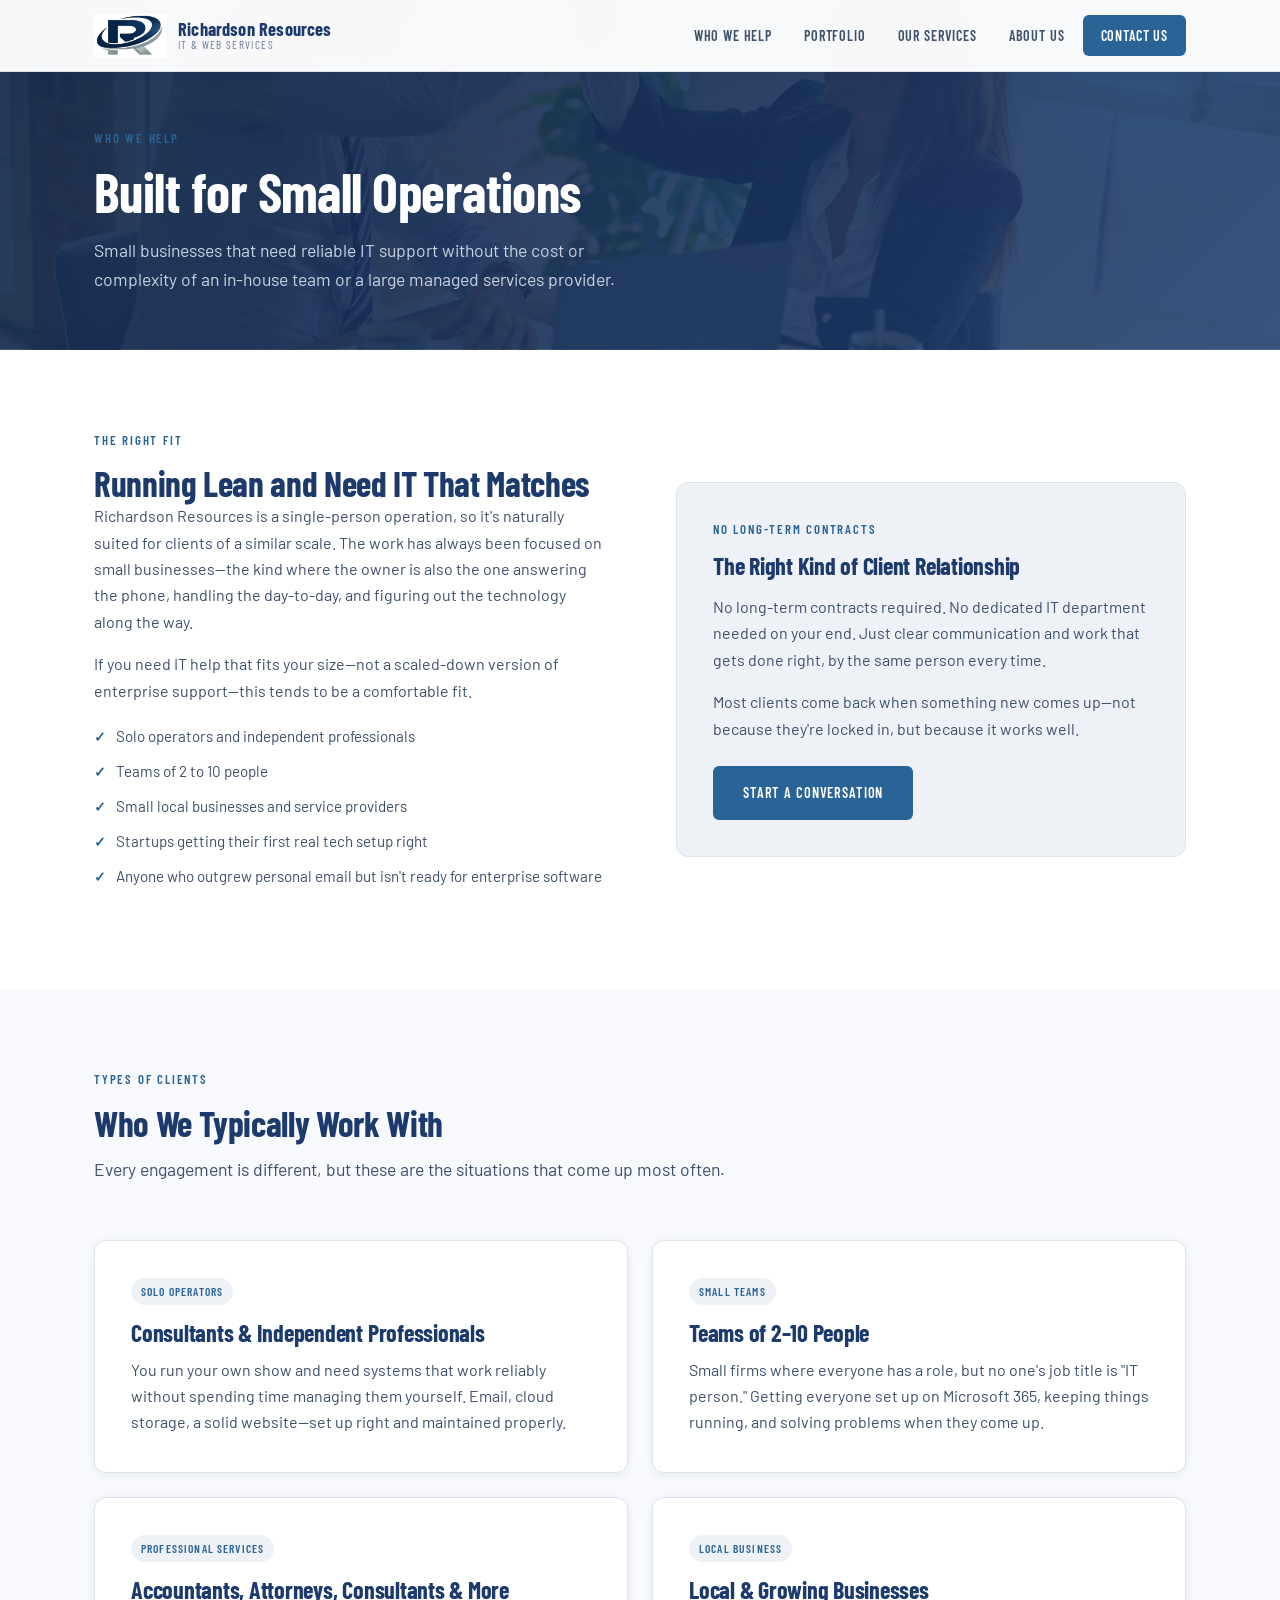
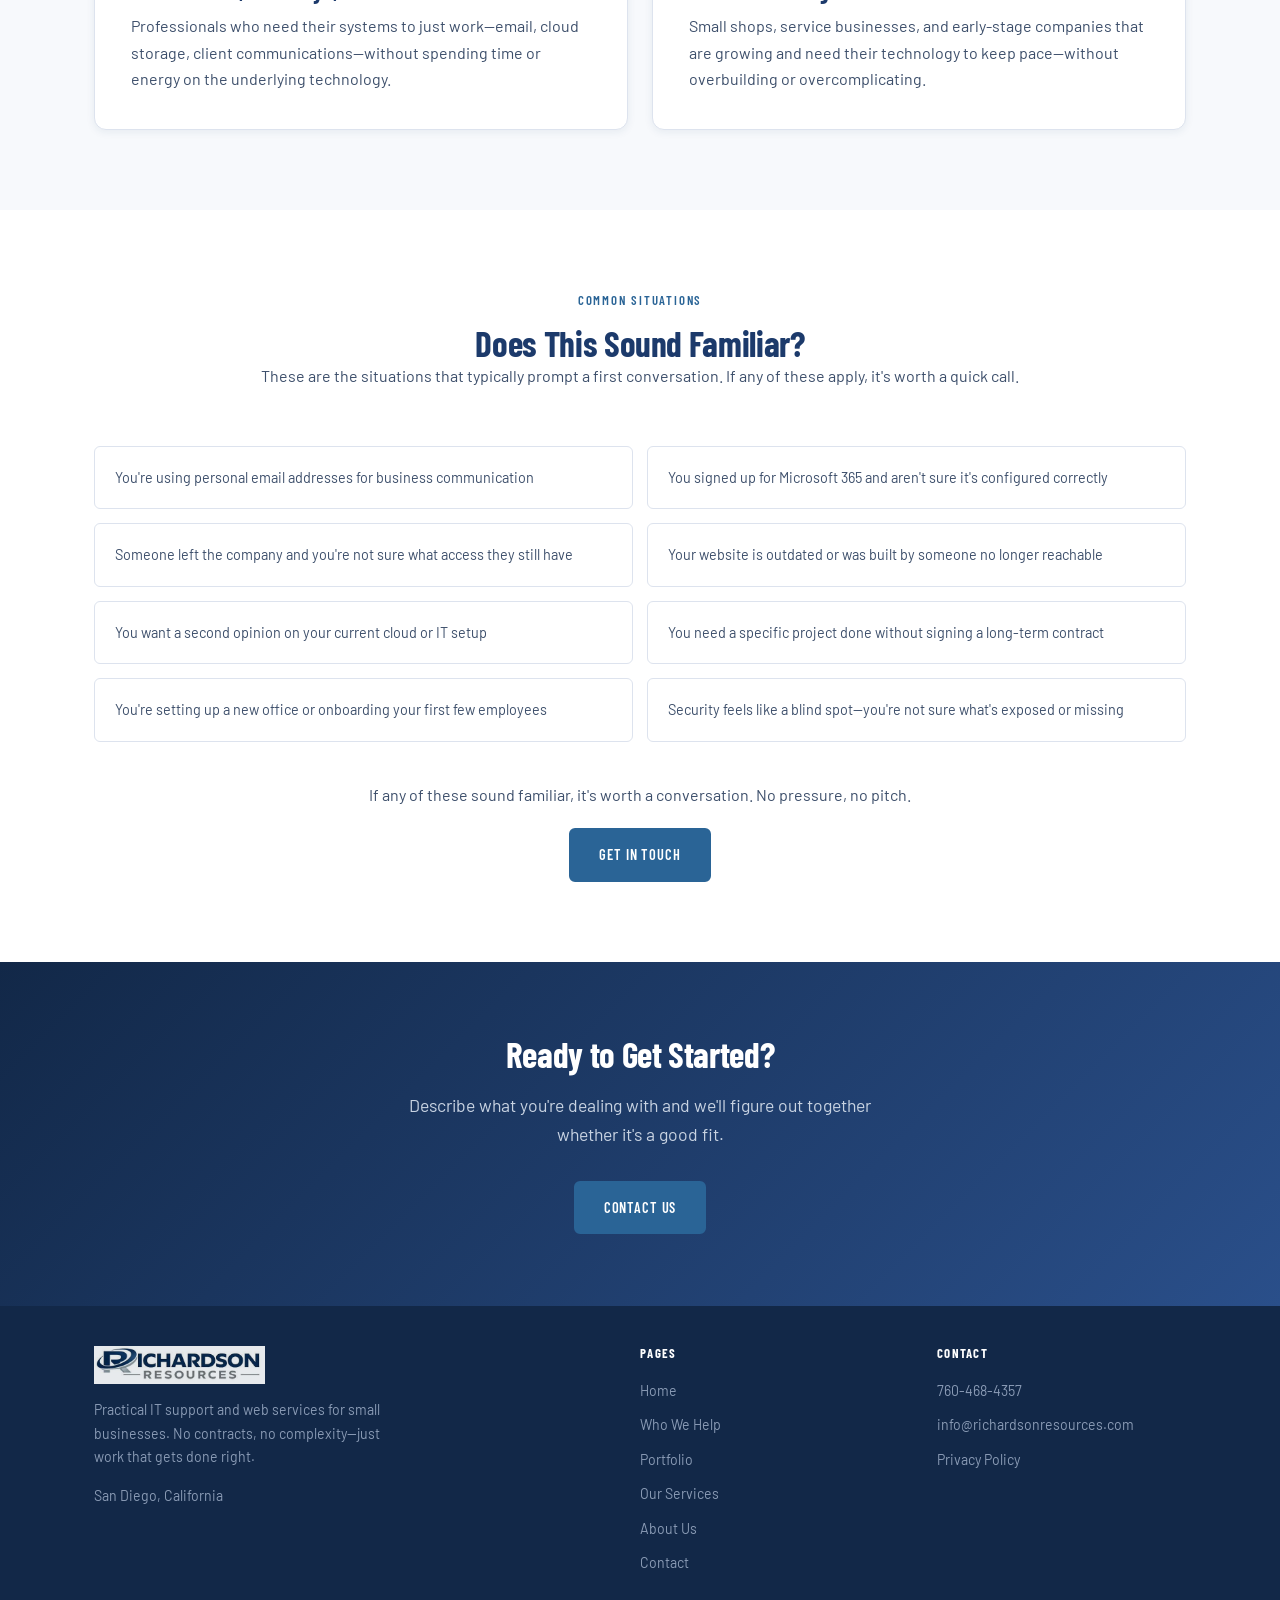
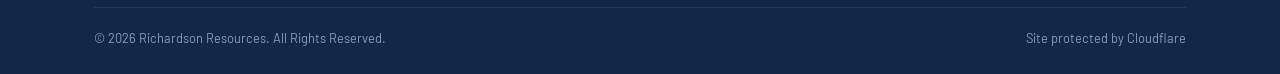
<file: who-we-help.html>
<!DOCTYPE html>
<html lang="en">
<head>
  <meta charset="UTF-8">
  <meta name="viewport" content="width=device-width, initial-scale=1.0">
  <title>Who We Help | Richardson Resources</title>
  <meta name="description" content="Richardson Resources serves solo operators, small professional firms, and local businesses that need dependable IT support without the overhead of a full-time team.">

  <!-- Open Graph -->
  <meta property="og:type" content="website">
  <meta property="og:site_name" content="Richardson Resources">
  <meta property="og:title" content="Who We Help | Richardson Resources">
  <meta property="og:description" content="Richardson Resources serves solo operators, small professional firms, and local businesses that need dependable IT support without the overhead of a full-time team.">
  <meta property="og:url" content="https://www.richardsonresources.com/who-we-help">
  <meta property="og:image" content="https://www.richardsonresources.com/images/og-image.jpg">
  <meta property="og:image:width" content="1200">
  <meta property="og:image:height" content="630">
  <meta property="og:image:alt" content="Richardson Resources — Small Business IT &amp; Web Services">

  <!-- Twitter Card -->
  <meta name="twitter:card" content="summary_large_image">
  <meta name="twitter:title" content="Who We Help | Richardson Resources">
  <meta name="twitter:description" content="Richardson Resources serves solo operators, small professional firms, and local businesses that need dependable IT support without the overhead of a full-time team.">
  <meta name="twitter:image" content="https://www.richardsonresources.com/images/og-image.jpg">
  <meta name="twitter:image:alt" content="Richardson Resources — Small Business IT &amp; Web Services">

  <!-- Theme & Icons -->
  <meta name="theme-color" content="#1C3A6B">
  <link rel="icon" href="images/favicon.ico" type="image/x-icon">
  <link rel="shortcut icon" href="images/favicon.ico" type="image/x-icon">
  <link rel="canonical" href="https://www.richardsonresources.com/who-we-help">
  <link rel="sitemap" type="application/xml" href="/sitemap.xml">
  <link rel="stylesheet" href="style.css">
</head>
<body>

  <!-- ============ NAVIGATION ============ -->
  <nav class="nav">
    <div class="container nav__inner">
      <a href="/" class="nav__logo">
        <img src="images/Logoh.jpg" alt="Richardson Resources">
        <div class="nav__logo-text">
          Richardson Resources
          <span>IT &amp; Web Services</span>
        </div>
      </a>
      <div class="nav__links">
        <a href="/who-we-help">Who We Help</a>
        <a href="/portfolio">Portfolio</a>
        <a href="/our-services">Our Services</a>
        <a href="/about-us">About Us</a>
        <a href="/contact" class="btn-primary">Contact Us</a>
      </div>
      <button class="nav__toggle" id="navToggle" aria-label="Open menu">
        <span></span><span></span><span></span>
      </button>
    </div>
  </nav>
  <div class="nav__mobile" id="mobileMenu">
    <a href="/who-we-help">Who We Help</a>
    <a href="/portfolio">Portfolio</a>
    <a href="/our-services">Our Services</a>
    <a href="/about-us">About Us</a>
    <a href="/contact">Contact Us</a>
  </div>

  <!-- ============ PAGE HERO ============ -->
  <section class="page-hero" style="background-image: linear-gradient(135deg, rgba(18,40,72,0.93) 0%, rgba(28,58,107,0.87) 100%), url('images/hero-who-we-help.jpg'); background-size: cover; background-position: center;">
    <div class="container">
      <div class="section-label">Who We Help</div>
      <h1>Built for Small Operations</h1>
      <p>Small businesses that need reliable IT support without the cost or complexity of an in-house team or a large managed services provider.</p>
    </div>
  </section>

  <!-- ============ INTRO ============ -->
  <section class="section">
    <div class="container">
      <div class="about-split">
        <div>
          <div class="section-label">The Right Fit</div>
          <h2>Running Lean and Need IT That Matches</h2>
          <p>Richardson Resources is a single-person operation, so it's naturally suited for clients of a similar scale. The work has always been focused on small businesses—the kind where the owner is also the one answering the phone, handling the day-to-day, and figuring out the technology along the way.</p>
          <p>If you need IT help that fits your size—not a scaled-down version of enterprise support—this tends to be a comfortable fit.</p>
          <ul class="check-list">
            <li>Solo operators and independent professionals</li>
            <li>Teams of 2 to 10 people</li>
            <li>Small local businesses and service providers</li>
            <li>Startups getting their first real tech setup right</li>
            <li>Anyone who outgrew personal email but isn't ready for enterprise software</li>
          </ul>
        </div>
        <div>
          <div style="background:var(--steel-pale); border-radius:var(--radius-lg); padding:36px; border:1px solid var(--border);">
            <div class="section-label">No Long-Term Contracts</div>
            <h3 style="margin-bottom:14px;">The Right Kind of Client Relationship</h3>
            <p>No long-term contracts required. No dedicated IT department needed on your end. Just clear communication and work that gets done right, by the same person every time.</p>
            <p>Most clients come back when something new comes up—not because they're locked in, but because it works well.</p>
            <div style="margin-top:24px;">
              <a href="/contact" class="btn btn-primary">Start a Conversation</a>
            </div>
          </div>
        </div>
      </div>
    </div>
  </section>

  <!-- ============ CLIENT TYPES ============ -->
  <section class="section section--alt">
    <div class="container">
      <div class="section-header">
        <div class="section-label">Types of Clients</div>
        <h2>Who We Typically Work With</h2>
        <p>Every engagement is different, but these are the situations that come up most often.</p>
      </div>
      <div class="client-types">
        <div class="client-card">
          <div class="client-card__tag">Solo Operators</div>
          <h3>Consultants &amp; Independent Professionals</h3>
          <p>You run your own show and need systems that work reliably without spending time managing them yourself. Email, cloud storage, a solid website—set up right and maintained properly.</p>
        </div>
        <div class="client-card">
          <div class="client-card__tag">Small Teams</div>
          <h3>Teams of 2–10 People</h3>
          <p>Small firms where everyone has a role, but no one's job title is "IT person." Getting everyone set up on Microsoft 365, keeping things running, and solving problems when they come up.</p>
        </div>
        <div class="client-card">
          <div class="client-card__tag">Professional Services</div>
          <h3>Accountants, Attorneys, Consultants &amp; More</h3>
          <p>Professionals who need their systems to just work—email, cloud storage, client communications—without spending time or energy on the underlying technology.</p>
        </div>
        <div class="client-card">
          <div class="client-card__tag">Local Business</div>
          <h3>Local &amp; Growing Businesses</h3>
          <p>Small shops, service businesses, and early-stage companies that are growing and need their technology to keep pace—without overbuilding or overcomplicating.</p>
        </div>
      </div>
    </div>
  </section>

  <!-- ============ IS THIS A GOOD FIT ============ -->
  <section class="section">
    <div class="container">
      <div class="section-header--center">
        <div class="section-label">Common Situations</div>
        <h2>Does This Sound Familiar?</h2>
        <p>These are the situations that typically prompt a first conversation. If any of these apply, it's worth a quick call.</p>
      </div>
      <div class="fit-list">
        <div class="fit-item">You're using personal email addresses for business communication</div>
        <div class="fit-item">You signed up for Microsoft 365 and aren't sure it's configured correctly</div>
        <div class="fit-item">Someone left the company and you're not sure what access they still have</div>
        <div class="fit-item">Your website is outdated or was built by someone no longer reachable</div>
        <div class="fit-item">You want a second opinion on your current cloud or IT setup</div>
        <div class="fit-item">You need a specific project done without signing a long-term contract</div>
        <div class="fit-item">You're setting up a new office or onboarding your first few employees</div>
        <div class="fit-item">Security feels like a blind spot—you're not sure what's exposed or missing</div>
      </div>
      <div style="margin-top:40px; text-align:center;">
        <p style="margin-bottom:20px;">If any of these sound familiar, it's worth a conversation. No pressure, no pitch.</p>
        <a href="/contact" class="btn btn-primary">Get in Touch</a>
      </div>
    </div>
  </section>

  <!-- ============ CTA BAND ============ -->
  <section class="cta-band">
    <div class="container">
      <h2>Ready to Get Started?</h2>
      <p>Describe what you're dealing with and we'll figure out together whether it's a good fit.</p>
      <a href="/contact" class="btn btn-primary">Contact Us</a>
    </div>
  </section>

  <!-- ============ FOOTER ============ -->
  <footer class="footer">
    <div class="container">
      <div class="footer__inner">
        <div class="footer__brand">
          <img src="images/logof.jpg" alt="Richardson Resources">
          <p>Practical IT support and web services for small businesses. No contracts, no complexity—just work that gets done right.</p>
          <p style="margin-top:12px;">San Diego, California</p>
        </div>
        <div class="footer__col">
          <h4>Pages</h4>
          <ul>
            <li><a href="/">Home</a></li>
            <li><a href="/who-we-help">Who We Help</a></li>
            <li><a href="/portfolio">Portfolio</a></li>
            <li><a href="/our-services">Our Services</a></li>
            <li><a href="/about-us">About Us</a></li>
            <li><a href="/contact">Contact</a></li>
          </ul>
        </div>
        <div class="footer__col">
          <h4>Contact</h4>
          <ul>
            <li><a href="tel:17604684357">760-468-4357</a></li>
            <li><a href="mailto:info@richardsonresources.com">info@richardsonresources.com</a></li>
            <li><a href="/privacy-policy">Privacy Policy</a></li>
          </ul>
        </div>
      </div>
      <div class="footer__bottom">
        <span>© <span class="copyright-year">1973</span> Richardson Resources. All Rights Reserved.</span>
        <span>Site protected by <a href="https://www.cloudflare.com" target="_blank" rel="noopener">Cloudflare</a></span>
      </div>
    </div>
  </footer>

  <script src="nav.js"></script>
</body>
</html>
</file>
<file: style.css>
/* ============================================================
   RICHARDSON RESOURCES — Main Stylesheet
   Brand: Navy #1C3A6B | Steel #8A9BB5 | Accent #2A6496
   Updated: 2025
   ============================================================ */

/* --- Google Fonts --- */
@import url('https://fonts.googleapis.com/css2?family=Barlow:wght@300;400;500;600;700&family=Barlow+Condensed:wght@500;600;700&display=swap');

/* --- CSS Variables --- */
:root {
  --navy:        #1C3A6B;
  --navy-dark:   #122848;
  --navy-light:  #2A4F8A;
  --steel:       #8A9BB5;
  --steel-light: #C8D3E2;
  --steel-pale:  #EEF1F6;
  --accent:      #2A6496;
  --accent-light:#3A7AB0;
  --white:       #FFFFFF;
  --off-white:   #F7F9FC;
  --text-dark:   #1A2133;
  --text-mid:    #3D4F6B;
  --text-light:  #6A7A94;
  --border:      #DDE3EE;

  --font-main:   'Barlow', sans-serif;
  --font-display:'Barlow Condensed', sans-serif;

  --radius:      6px;
  --radius-lg:   12px;
  --shadow-sm:   0 2px 8px rgba(28,58,107,0.08);
  --shadow-md:   0 6px 24px rgba(28,58,107,0.12);
  --shadow-lg:   0 16px 48px rgba(28,58,107,0.16);

  --max-width:   1140px;
  --nav-height:  72px;
  --transition:  0.25s ease;
}

/* --- Reset & Base --- */
*, *::before, *::after { box-sizing: border-box; margin: 0; padding: 0; }

html { scroll-behavior: smooth; font-size: 16px; }

body {
  font-family: var(--font-main);
  color: var(--text-dark);
  background: var(--white);
  line-height: 1.65;
  -webkit-font-smoothing: antialiased;
}

img { max-width: 100%; display: block; }
a { color: var(--accent); text-decoration: none; transition: color var(--transition); }
a:hover { color: var(--navy); }

/* --- Typography --- */
h1, h2, h3, h4 {
  font-family: var(--font-display);
  font-weight: 700;
  line-height: 1.15;
  color: var(--navy);
  letter-spacing: -0.01em;
}

h1 { font-size: clamp(2.2rem, 5vw, 3.4rem); }
h2 { font-size: clamp(1.6rem, 3vw, 2.2rem); }
h3 { font-size: clamp(1.2rem, 2vw, 1.5rem); }
h4 { font-size: 1.1rem; }

p { color: var(--text-mid); margin-bottom: 1rem; }
p:last-child { margin-bottom: 0; }

ul { list-style: none; }

/* --- Layout Utilities --- */
.container {
  max-width: var(--max-width);
  margin: 0 auto;
  padding: 0 24px;
}

.section {
  padding: 80px 0;
}

.section--alt {
  background: var(--off-white);
}

.section--navy {
  background: var(--navy);
}

.section--navy h1,
.section--navy h2,
.section--navy h3 { color: var(--white); }
.section--navy p { color: var(--steel-light); }

.section-label {
  font-family: var(--font-display);
  font-size: 0.8rem;
  font-weight: 600;
  letter-spacing: 0.14em;
  text-transform: uppercase;
  color: var(--accent);
  margin-bottom: 12px;
}

.section-header {
  max-width: 640px;
  margin-bottom: 56px;
}

.section-header--center {
  text-align: center;
  margin: 0 auto 56px;
}

.section-header p {
  font-size: 1.1rem;
  margin-top: 12px;
}

/* --- Buttons --- */
.btn {
  display: inline-flex;
  align-items: center;
  gap: 8px;
  font-family: var(--font-display);
  font-size: 0.9rem;
  font-weight: 600;
  letter-spacing: 0.06em;
  text-transform: uppercase;
  padding: 13px 28px;
  border-radius: var(--radius);
  border: 2px solid transparent;
  cursor: pointer;
  transition: all var(--transition);
  white-space: nowrap;
}

.btn-primary {
  background: var(--accent);
  color: var(--white);
  border-color: var(--accent);
}
.btn-primary:hover {
  background: var(--navy);
  border-color: var(--navy);
  color: var(--white);
  transform: translateY(-1px);
  box-shadow: var(--shadow-md);
}

.btn-outline {
  background: transparent;
  color: var(--white);
  border-color: rgba(255,255,255,0.5);
}
.btn-outline:hover {
  background: rgba(255,255,255,0.12);
  border-color: var(--white);
  color: var(--white);
}

.btn-ghost {
  background: transparent;
  color: var(--accent);
  border-color: var(--border);
  padding: 11px 24px;
}
.btn-ghost:hover {
  border-color: var(--accent);
  background: var(--steel-pale);
  color: var(--navy);
}

/* ============================================================
   NAVIGATION
   ============================================================ */
.nav {
  position: fixed;
  top: 0;
  left: 0;
  right: 0;
  z-index: 100;
  height: var(--nav-height);
  background: rgba(255,255,255,0.97);
  backdrop-filter: blur(12px);
  border-bottom: 1px solid var(--border);
  box-shadow: var(--shadow-sm);
  transition: all var(--transition);
}

.nav__inner {
  display: flex;
  align-items: center;
  justify-content: space-between;
  height: 100%;
}

.nav__logo {
  display: flex;
  align-items: center;
  gap: 12px;
  flex-shrink: 0;
}

.nav__logo img {
  height: 44px;
  width: auto;
}

.nav__logo-text {
  font-family: var(--font-display);
  font-size: 1.15rem;
  font-weight: 700;
  color: var(--navy);
  letter-spacing: 0.01em;
  line-height: 1.1;
}

.nav__logo-text span {
  display: block;
  font-weight: 400;
  font-size: 0.7rem;
  letter-spacing: 0.12em;
  text-transform: uppercase;
  color: var(--text-light);
}

.nav__links {
  display: flex;
  align-items: center;
  gap: 4px;
}

.nav__links a {
  font-family: var(--font-display);
  font-size: 0.88rem;
  font-weight: 600;
  letter-spacing: 0.06em;
  text-transform: uppercase;
  color: var(--text-mid);
  padding: 8px 14px;
  border-radius: var(--radius);
  transition: all var(--transition);
}

.nav__links a:hover,
.nav__links a.active {
  color: var(--navy);
  background: var(--steel-pale);
}

.nav__links a.btn-primary {
  color: var(--white);
  background: var(--accent);
  padding: 9px 18px;
}
.nav__links a.btn-primary:hover {
  background: var(--navy);
  color: var(--white);
}

/* Mobile nav toggle */
.nav__toggle {
  display: none;
  flex-direction: column;
  gap: 5px;
  cursor: pointer;
  padding: 4px;
  background: none;
  border: none;
}

.nav__toggle span {
  display: block;
  width: 24px;
  height: 2px;
  background: var(--navy);
  border-radius: 2px;
  transition: all var(--transition);
}

/* Mobile menu */
.nav__mobile {
  display: none;
  position: fixed;
  top: var(--nav-height);
  left: 0;
  right: 0;
  background: var(--white);
  border-bottom: 1px solid var(--border);
  box-shadow: var(--shadow-md);
  padding: 16px 24px 24px;
  z-index: 99;
}

.nav__mobile.open { display: block; }

.nav__mobile a {
  display: block;
  font-family: var(--font-display);
  font-size: 1rem;
  font-weight: 600;
  letter-spacing: 0.06em;
  text-transform: uppercase;
  color: var(--text-mid);
  padding: 12px 0;
  border-bottom: 1px solid var(--border);
  transition: color var(--transition);
}

.nav__mobile a:last-child { border-bottom: none; }
.nav__mobile a:hover { color: var(--navy); }

/* ============================================================
   PAGE HERO
   ============================================================ */
.hero {
  padding-top: calc(var(--nav-height) + 80px);
  padding-bottom: 80px;
  background: linear-gradient(135deg, var(--navy-dark) 0%, var(--navy) 50%, var(--navy-light) 100%);
  position: relative;
  overflow: hidden;
}

.hero::before {
  content: '';
  position: absolute;
  top: -40%;
  right: -10%;
  width: 600px;
  height: 600px;
  background: radial-gradient(circle, rgba(42,100,150,0.3) 0%, transparent 70%);
  pointer-events: none;
}

.hero::after {
  content: '';
  position: absolute;
  bottom: -20%;
  left: -5%;
  width: 400px;
  height: 400px;
  background: radial-gradient(circle, rgba(138,155,181,0.15) 0%, transparent 70%);
  pointer-events: none;
}

.hero__inner {
  position: relative;
  z-index: 1;
}

.hero h1 { color: var(--white); }

.hero p {
  color: var(--steel-light);
  font-size: 1.15rem;
  max-width: 600px;
  margin: 16px 0 32px;
}

.hero__actions {
  display: flex;
  gap: 16px;
  flex-wrap: wrap;
}

/* Page hero (inner pages) — smaller */
.page-hero {
  padding-top: calc(var(--nav-height) + 56px);
  padding-bottom: 56px;
  background: linear-gradient(135deg, var(--navy-dark) 0%, var(--navy) 60%, var(--navy-light) 100%);
  position: relative;
  overflow: hidden;
}

.page-hero::before {
  content: '';
  position: absolute;
  top: -50%;
  right: -5%;
  width: 400px;
  height: 400px;
  background: radial-gradient(circle, rgba(42,100,150,0.25) 0%, transparent 70%);
  pointer-events: none;
}

.page-hero h1 { color: var(--white); }
.page-hero p {
  color: var(--steel-light);
  font-size: 1.1rem;
  max-width: 560px;
  margin-top: 12px;
}

/* ============================================================
   HOME — WHO WE HELP PREVIEW
   ============================================================ */
.who-grid {
  display: grid;
  grid-template-columns: repeat(3, 1fr);
  gap: 24px;
}

.who-card {
  background: var(--white);
  border: 1px solid var(--border);
  border-radius: var(--radius-lg);
  padding: 32px;
  box-shadow: var(--shadow-sm);
  transition: all var(--transition);
}

.who-card:hover {
  box-shadow: var(--shadow-md);
  transform: translateY(-3px);
  border-color: var(--steel-light);
}

.who-card__icon {
  width: 48px;
  height: 48px;
  background: var(--steel-pale);
  border-radius: 10px;
  display: flex;
  align-items: center;
  justify-content: center;
  margin-bottom: 18px;
  color: var(--accent);
  font-size: 1.4rem;
}

.who-card h3 { margin-bottom: 10px; font-size: 1.15rem; }
.who-card p { font-size: 0.95rem; }

/* ============================================================
   HOME — SERVICES PREVIEW
   ============================================================ */
.services-grid {
  display: grid;
  grid-template-columns: repeat(2, 1fr);
  gap: 24px;
}

.service-card {
  background: var(--white);
  border: 1px solid var(--border);
  border-radius: var(--radius-lg);
  padding: 36px;
  box-shadow: var(--shadow-sm);
  transition: all var(--transition);
  position: relative;
  overflow: hidden;
}

.service-card::before {
  content: '';
  position: absolute;
  top: 0;
  left: 0;
  right: 0;
  height: 3px;
  background: linear-gradient(90deg, var(--navy), var(--accent));
  transform: scaleX(0);
  transform-origin: left;
  transition: transform var(--transition);
}

.service-card:hover { box-shadow: var(--shadow-md); transform: translateY(-3px); }
.service-card:hover::before { transform: scaleX(1); }

.service-card__hero {
  height: 96px;
  position: relative;
  overflow: hidden;
  display: flex;
  align-items: flex-end;
  padding: 14px 16px;
  margin: -36px -36px 24px -36px;
}
.service-card__hero-bg { position: absolute; inset: 0; }
.service-card__hero-title {
  position: relative;
  z-index: 2;
  font-size: 1rem;
  font-weight: 600;
  color: #fff;
  line-height: 1.3;
  text-shadow: 0 1px 4px rgba(0,0,0,0.5);
}
.service-card__hero-accent {
  position: absolute;
  bottom: 0; left: 0; right: 0;
  height: 3px;
  z-index: 3;
}
.service-card__body { }

/* Web card */
.service-card__hero--web .service-card__hero-bg { background: linear-gradient(135deg, #1C3A6B 0%, #0d2240 100%); }
.service-card__hero--web .service-card__hero-accent { background: #4a9fd4; }
.service-card__hero-deco {
  position: absolute; top: 10px; right: 14px;
  z-index: 1; display: flex; flex-direction: column; gap: 4px;
}
.service-card__hero-deco span {
  display: block; height: 2px;
  background: rgba(255,255,255,0.15); border-radius: 2px;
}
.service-card__hero-deco span:nth-child(1) { width: 36px; background: rgba(74,159,212,0.9); }
.service-card__hero-deco span:nth-child(2) { width: 28px; background: rgba(255,255,255,0.4); }
.service-card__hero-deco span:nth-child(3) { width: 20px; background: rgba(74,159,212,0.7); }
.service-card__hero-deco span:nth-child(4) { width: 32px; background: rgba(255,255,255,0.4); }
.service-card__hero-deco span:nth-child(5) { width: 16px; background: rgba(74,159,212,0.6); }

/* M365 card */
.service-card__hero--m365 .service-card__hero-bg { background: linear-gradient(135deg, #122848 0%, #0a1a30 100%); }
.service-card__hero--m365 .service-card__hero-accent { background: #b0c4d8; }
.service-card__hero-msq {
  position: absolute; top: 14px; right: 16px;
  display: grid; grid-template-columns: 1fr 1fr; gap: 3px; z-index: 1;
}
.service-card__hero-msq div { width: 18px; height: 18px; border-radius: 3px; opacity: 1; }
.service-card__hero-msq div:nth-child(1) { background: #f35325; }
.service-card__hero-msq div:nth-child(2) { background: #81bc06; }
.service-card__hero-msq div:nth-child(3) { background: #05a6f0; }
.service-card__hero-msq div:nth-child(4) { background: #ffba08; }

/* Security card */
.service-card__hero--security .service-card__hero-bg { background: linear-gradient(135deg, #0d2240 0%, #060f1c 100%); }
.service-card__hero--security .service-card__hero-accent { background: #4a9fd4; }
.service-card__hero-shield { position: absolute; top: 10px; right: 16px; z-index: 1; opacity: 0.85; }
.service-card__hero-scanline {
  position: absolute; left: 0; right: 0; height: 2px;
  background: rgba(74,159,212,0.9); z-index: 2;
  box-shadow: 0 0 6px rgba(74,159,212,0.6);
  animation: scanline 2.2s ease-in-out infinite;
}
@keyframes scanline { 0%,100% { top: 18px; } 50% { top: 72px; } }

/* Consulting card */
.service-card__hero--consulting .service-card__hero-bg { background: linear-gradient(135deg, #1C3A6B 0%, #0d2240 100%); }
.service-card__hero--consulting .service-card__hero-accent { background: #b0c4d8; }
.service-card__hero-dots {
  position: absolute; inset: 0;
  background-image: radial-gradient(circle, rgba(255,255,255,0.3) 1.5px, transparent 1.5px);
  background-size: 14px 14px; z-index: 1;
}
.service-card__hero-corner {
  position: absolute; top: 12px; right: 14px;
  width: 28px; height: 28px;
  border: 2px solid rgba(74,159,212,0.85);
  border-radius: 4px; z-index: 2;
}
.service-card__hero-corner::after {
  content: '';
  position: absolute; top: 4px; left: 4px; right: 4px; bottom: 4px;
  border: 1.5px solid rgba(74,159,212,0.6);
  border-radius: 2px;
}

.service-card h3 { margin-bottom: 10px; }

.service-card ul {
  margin-top: 14px;
  display: flex;
  flex-direction: column;
  gap: 6px;
}

.service-card li {
  font-size: 0.9rem;
  color: var(--text-light);
  padding-left: 14px;
  position: relative;
}
.service-card li::before {
  content: '→';
  position: absolute;
  left: 0;
  color: var(--accent);
  font-size: 0.8rem;
}

/* ============================================================
   STATS BAR
   ============================================================ */
.stats-bar {
  background: var(--navy);
  padding: 40px 0;
}

.stats-bar__grid {
  display: grid;
  grid-template-columns: repeat(4, 1fr);
  gap: 32px;
  text-align: center;
}

.stat__num {
  font-family: var(--font-display);
  font-size: 2.6rem;
  font-weight: 700;
  color: var(--white);
  line-height: 1;
}

.stat__label {
  font-size: 0.85rem;
  color: var(--steel);
  margin-top: 4px;
  text-transform: uppercase;
  letter-spacing: 0.08em;
}

/* ============================================================
   TECH LOGOS
   ============================================================ */
.tech-logos {
  display: flex;
  align-items: center;
  justify-content: center;
  gap: 48px;
  flex-wrap: wrap;
  padding: 16px 0;
}

.tech-logos img {
  height: 36px;
  width: auto;
  opacity: 0.55;
  filter: grayscale(100%);
  transition: all var(--transition);
}

.tech-logos img:hover {
  opacity: 0.9;
  filter: grayscale(0%);
}

/* ============================================================
   ABOUT PREVIEW
   ============================================================ */
.about-split {
  display: grid;
  grid-template-columns: 1fr 1fr;
  gap: 72px;
  align-items: center;
}

.about-split__visual {
  position: relative;
}

.about-split__img-wrap {
  border-radius: var(--radius-lg);
  overflow: hidden;
  box-shadow: var(--shadow-lg);
}

.about-split__badge {
  position: absolute;
  bottom: -20px;
  right: -20px;
  background: var(--accent);
  color: var(--white);
  padding: 18px 24px;
  border-radius: var(--radius-lg);
  font-family: var(--font-display);
  font-weight: 700;
  font-size: 0.85rem;
  letter-spacing: 0.06em;
  text-transform: uppercase;
  box-shadow: var(--shadow-md);
  text-align: center;
  line-height: 1.3;
}

.about-split__badge strong {
  display: block;
  font-size: 1.8rem;
  letter-spacing: 0;
  text-transform: none;
}

/* ============================================================
   CHECK LISTS
   ============================================================ */
.check-list {
  display: flex;
  flex-direction: column;
  gap: 10px;
  margin: 20px 0;
}

.check-list li {
  display: flex;
  align-items: flex-start;
  gap: 10px;
  font-size: 0.95rem;
  color: var(--text-mid);
}

.check-list li::before {
  content: '✓';
  color: var(--accent);
  font-weight: 700;
  font-size: 0.85rem;
  margin-top: 2px;
  flex-shrink: 0;
}

/* ============================================================
   CTA BAND
   ============================================================ */
.cta-band {
  background: linear-gradient(135deg, var(--navy-dark), var(--navy-light));
  padding: 72px 0;
  text-align: center;
}

.cta-band h2 { color: var(--white); margin-bottom: 16px; }
.cta-band p {
  color: var(--steel-light);
  font-size: 1.1rem;
  max-width: 520px;
  margin: 0 auto 32px;
}

/* ============================================================
   WHO WE HELP PAGE
   ============================================================ */
.client-types {
  display: grid;
  grid-template-columns: repeat(2, 1fr);
  gap: 24px;
}

.client-card {
  background: var(--white);
  border: 1px solid var(--border);
  border-radius: var(--radius-lg);
  padding: 36px;
  box-shadow: var(--shadow-sm);
  transition: all var(--transition);
}

.client-card:hover {
  box-shadow: var(--shadow-md);
  transform: translateY(-3px);
}

.client-card__tag {
  display: inline-block;
  font-family: var(--font-display);
  font-size: 0.72rem;
  font-weight: 600;
  letter-spacing: 0.1em;
  text-transform: uppercase;
  color: var(--accent);
  background: var(--steel-pale);
  padding: 4px 10px;
  border-radius: 100px;
  margin-bottom: 14px;
}

.client-card h3 { margin-bottom: 10px; }

.fit-list {
  display: grid;
  grid-template-columns: repeat(2, 1fr);
  gap: 14px;
  margin-top: 8px;
}

.fit-item {
  background: var(--white);
  border: 1px solid var(--border);
  border-radius: var(--radius);
  padding: 20px;
  font-size: 0.9rem;
  color: var(--text-mid);
  line-height: 1.5;
}

/* ============================================================
   SERVICES PAGE
   ============================================================ */
.service-section {
  padding: 72px 0;
  border-bottom: 1px solid var(--border);
}

.service-section:last-of-type { border-bottom: none; }

.service-layout {
  display: grid;
  grid-template-columns: 1fr 2fr;
  gap: 64px;
  align-items: start;
}

.service-layout__aside {
  position: sticky;
  top: calc(var(--nav-height) + 24px);
}

.service-layout__aside h2 { margin-bottom: 12px; }

.service-features {
  display: grid;
  grid-template-columns: repeat(2, 1fr);
  gap: 14px;
  margin-top: 16px;
}

.feature-item {
  background: var(--off-white);
  border: 1px solid var(--border);
  border-radius: var(--radius);
  padding: 18px;
  font-size: 0.88rem;
  color: var(--text-mid);
  line-height: 1.5;
}

.feature-item strong {
  display: block;
  font-weight: 600;
  color: var(--navy);
  margin-bottom: 4px;
}

/* ============================================================
   PORTFOLIO PAGE
   ============================================================ */
.portfolio-grid {
  display: grid;
  grid-template-columns: repeat(3, 1fr);
  gap: 28px;
}

.portfolio-card {
  background: var(--white);
  border: 1px solid var(--border);
  border-radius: var(--radius-lg);
  overflow: hidden;
  box-shadow: var(--shadow-sm);
  transition: all var(--transition);
}

.portfolio-card:hover {
  box-shadow: var(--shadow-md);
  transform: translateY(-4px);
}

.portfolio-card__thumb {
  height: 200px;
  background: var(--steel-pale);
  display: flex;
  align-items: center;
  justify-content: center;
  position: relative;
  overflow: hidden;
}

.portfolio-card__thumb img {
  width: 100%;
  height: 100%;
  object-fit: cover;
}

.portfolio-card__thumb-placeholder {
  font-family: var(--font-display);
  font-size: 3rem;
  font-weight: 700;
  color: var(--steel-light);
}

.portfolio-card__body { padding: 24px; }
.portfolio-card__body h3 { font-size: 1.1rem; margin-bottom: 6px; }
.portfolio-card__body p { font-size: 0.88rem; margin-bottom: 16px; }

.portfolio-card__tag {
  display: inline-block;
  font-size: 0.72rem;
  font-weight: 600;
  letter-spacing: 0.08em;
  text-transform: uppercase;
  color: var(--accent);
  background: var(--steel-pale);
  padding: 3px 10px;
  border-radius: 100px;
  margin-bottom: 10px;
}

/* ============================================================
   ABOUT PAGE
   ============================================================ */
.timeline {
  position: relative;
  padding-left: 32px;
}

.timeline::before {
  content: '';
  position: absolute;
  left: 8px;
  top: 8px;
  bottom: 0;
  width: 2px;
  background: var(--border);
}

.timeline-item {
  position: relative;
  margin-bottom: 36px;
}

.timeline-item::before {
  content: '';
  position: absolute;
  left: -28px;
  top: 6px;
  width: 10px;
  height: 10px;
  border-radius: 50%;
  background: var(--accent);
  border: 2px solid var(--white);
  box-shadow: 0 0 0 2px var(--accent);
}

.timeline-item h4 { margin-bottom: 4px; }
.timeline-item p { font-size: 0.92rem; }

.skills-grid {
  display: grid;
  grid-template-columns: repeat(3, 1fr);
  gap: 16px;
}

.skill-pill {
  background: var(--steel-pale);
  border: 1px solid var(--border);
  border-radius: var(--radius);
  padding: 14px 18px;
  font-size: 0.88rem;
  color: var(--text-mid);
}

.skill-pill strong {
  display: block;
  color: var(--navy);
  font-weight: 600;
  margin-bottom: 2px;
}

/* ============================================================
   CONTACT / FOOTER
   ============================================================ */
.contact-split {
  display: grid;
  grid-template-columns: 1fr 1.4fr;
  gap: 64px;
  align-items: start;
}

.contact-info h3 { margin-bottom: 24px; }

.contact-detail {
  display: flex;
  align-items: flex-start;
  gap: 14px;
  margin-bottom: 20px;
}

.contact-detail__icon {
  width: 40px;
  height: 40px;
  background: var(--steel-pale);
  border-radius: 8px;
  display: flex;
  align-items: center;
  justify-content: center;
  color: var(--accent);
  font-size: 1rem;
  flex-shrink: 0;
}

.contact-detail__text strong {
  display: block;
  font-size: 0.78rem;
  text-transform: uppercase;
  letter-spacing: 0.1em;
  color: var(--text-light);
  margin-bottom: 2px;
}

.contact-detail__text a,
.contact-detail__text span {
  font-size: 0.95rem;
  color: var(--text-dark);
}

/* Contact Form */
.contact-form {
  background: var(--white);
  border: 1px solid var(--border);
  border-radius: var(--radius-lg);
  padding: 40px;
  box-shadow: var(--shadow-sm);
}

.form-group {
  margin-bottom: 20px;
}

.form-group label {
  display: block;
  font-family: var(--font-display);
  font-size: 0.78rem;
  font-weight: 600;
  letter-spacing: 0.1em;
  text-transform: uppercase;
  color: var(--text-light);
  margin-bottom: 6px;
}

.form-group input,
.form-group textarea {
  width: 100%;
  padding: 12px 16px;
  border: 1px solid var(--border);
  border-radius: var(--radius);
  font-family: var(--font-main);
  font-size: 0.95rem;
  color: var(--text-dark);
  background: var(--off-white);
  transition: border-color var(--transition), box-shadow var(--transition);
  outline: none;
}

.form-group input:focus,
.form-group textarea:focus {
  border-color: var(--accent);
  box-shadow: 0 0 0 3px rgba(42,100,150,0.1);
  background: var(--white);
}

.form-group textarea {
  height: 130px;
  resize: vertical;
}

/* Footer */
.footer {
  background: var(--navy-dark);
  padding: 40px 0 24px;
}

.footer__inner {
  display: grid;
  grid-template-columns: 2fr 1fr 1fr;
  gap: 48px;
  padding-bottom: 32px;
  border-bottom: 1px solid rgba(255,255,255,0.08);
}

.footer__brand img {
  height: 38px;
  width: auto;
  margin-bottom: 14px;
  opacity: 0.9;
}

.footer__brand p {
  font-size: 0.88rem;
  color: var(--steel);
  max-width: 300px;
}

.footer__col h4 {
  color: var(--white);
  font-size: 0.8rem;
  letter-spacing: 0.1em;
  text-transform: uppercase;
  margin-bottom: 16px;
}

.footer__col ul {
  display: flex;
  flex-direction: column;
  gap: 8px;
}

.footer__col a {
  font-size: 0.88rem;
  color: var(--steel);
  transition: color var(--transition);
}

.footer__col a:hover { color: var(--white); }

.footer__bottom {
  display: flex;
  justify-content: space-between;
  align-items: center;
  padding-top: 20px;
  font-size: 0.8rem;
  color: var(--steel);
  flex-wrap: wrap;
  gap: 8px;
}

.footer__bottom a { color: var(--steel); }
.footer__bottom a:hover { color: var(--white); }

/* ============================================================
   RESPONSIVE
   ============================================================ */
@media (max-width: 900px) {
  .nav__links { display: none; }
  .nav__toggle { display: flex; }

  .who-grid { grid-template-columns: 1fr; }
  .services-grid { grid-template-columns: 1fr; }
  .about-split { grid-template-columns: 1fr; gap: 40px; }
  .about-split__badge { bottom: 16px; right: 16px; }
  .stats-bar__grid { grid-template-columns: repeat(2, 1fr); }
  .client-types { grid-template-columns: 1fr; }
  .fit-list { grid-template-columns: 1fr; }
  .service-layout { grid-template-columns: 1fr; gap: 32px; }
  .service-layout__aside { position: static; }
  .service-features { grid-template-columns: 1fr; }
  .portfolio-grid { grid-template-columns: repeat(2, 1fr); }
  .skills-grid { grid-template-columns: repeat(2, 1fr); }
  .contact-split { grid-template-columns: 1fr; gap: 40px; }
  .footer__inner { grid-template-columns: 1fr; gap: 32px; }
}

@media (max-width: 600px) {
  .section { padding: 56px 0; }
  .portfolio-grid { grid-template-columns: 1fr; }
  .stats-bar__grid { grid-template-columns: repeat(2, 1fr); gap: 24px; }
  .hero__actions { flex-direction: column; align-items: flex-start; }
  .skills-grid { grid-template-columns: 1fr; }
  .contact-form { padding: 24px; }
  .footer__bottom { flex-direction: column; align-items: flex-start; }
}
</file>
